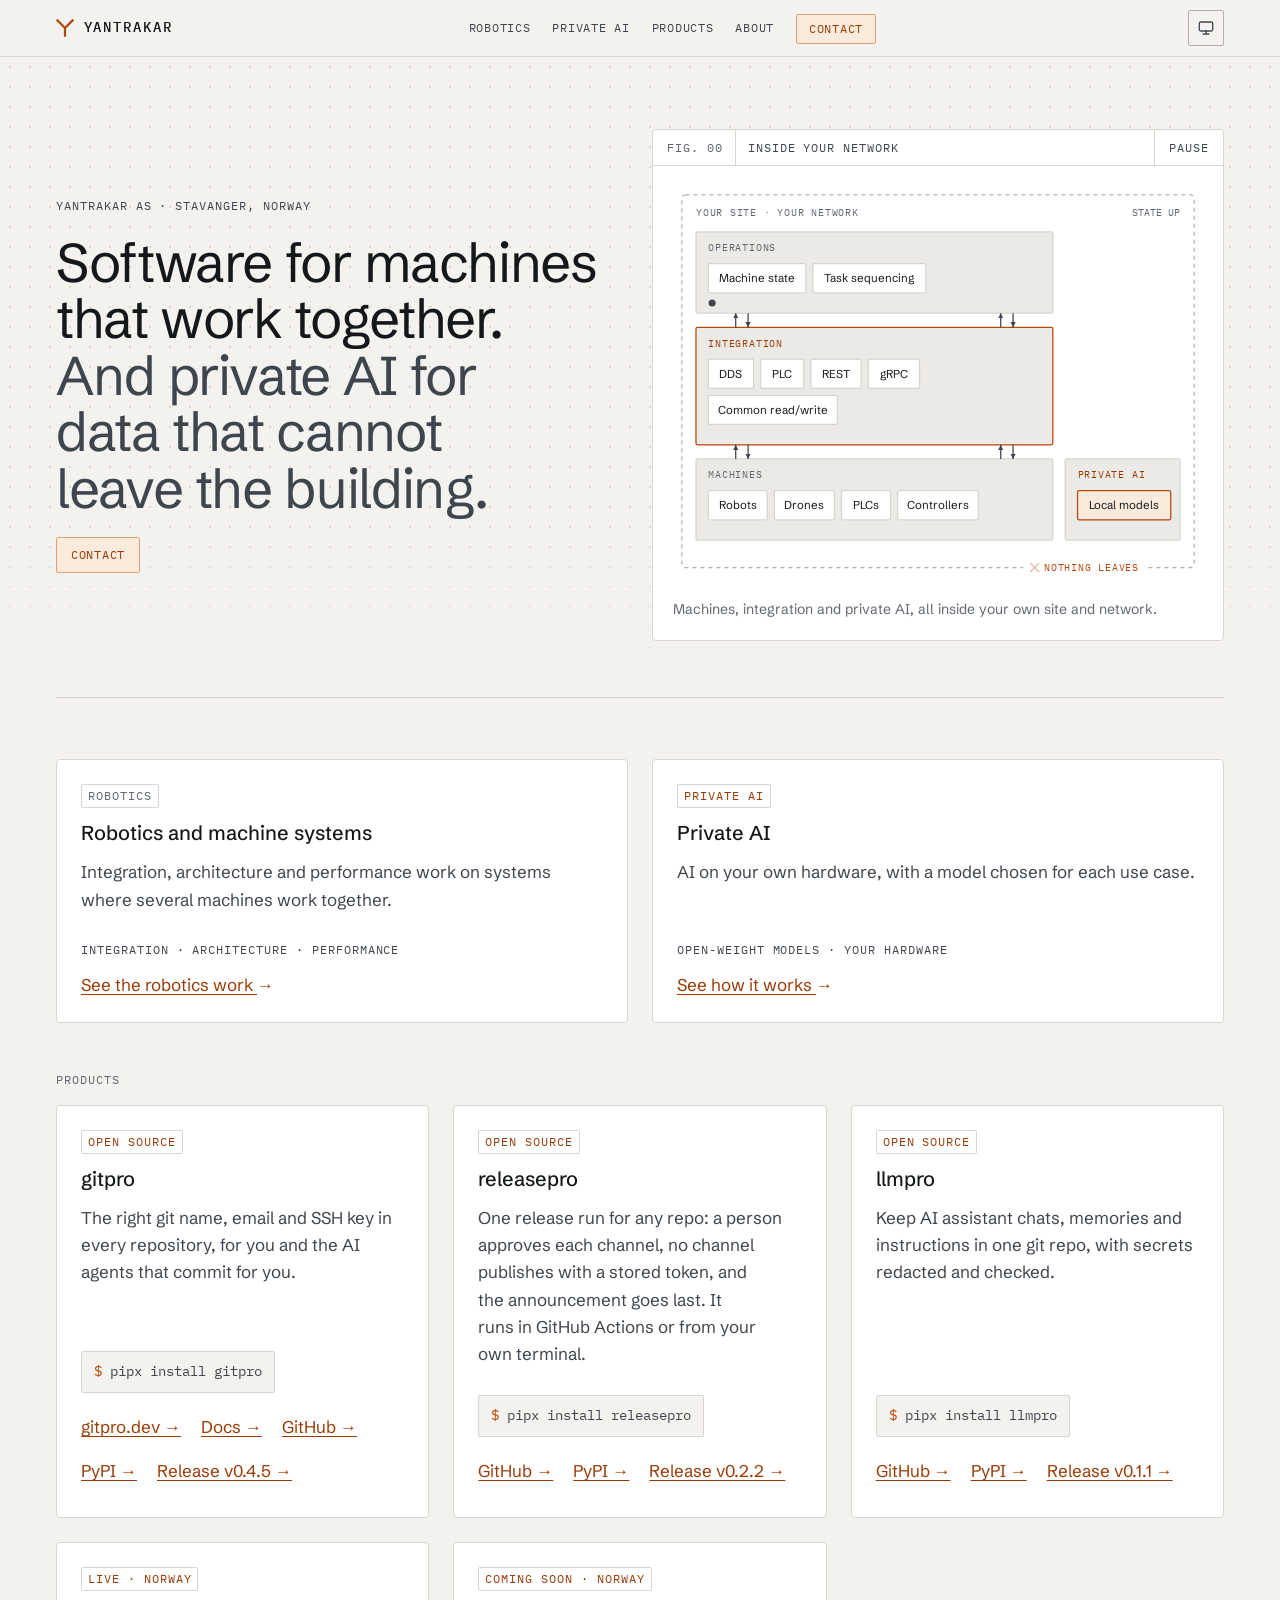
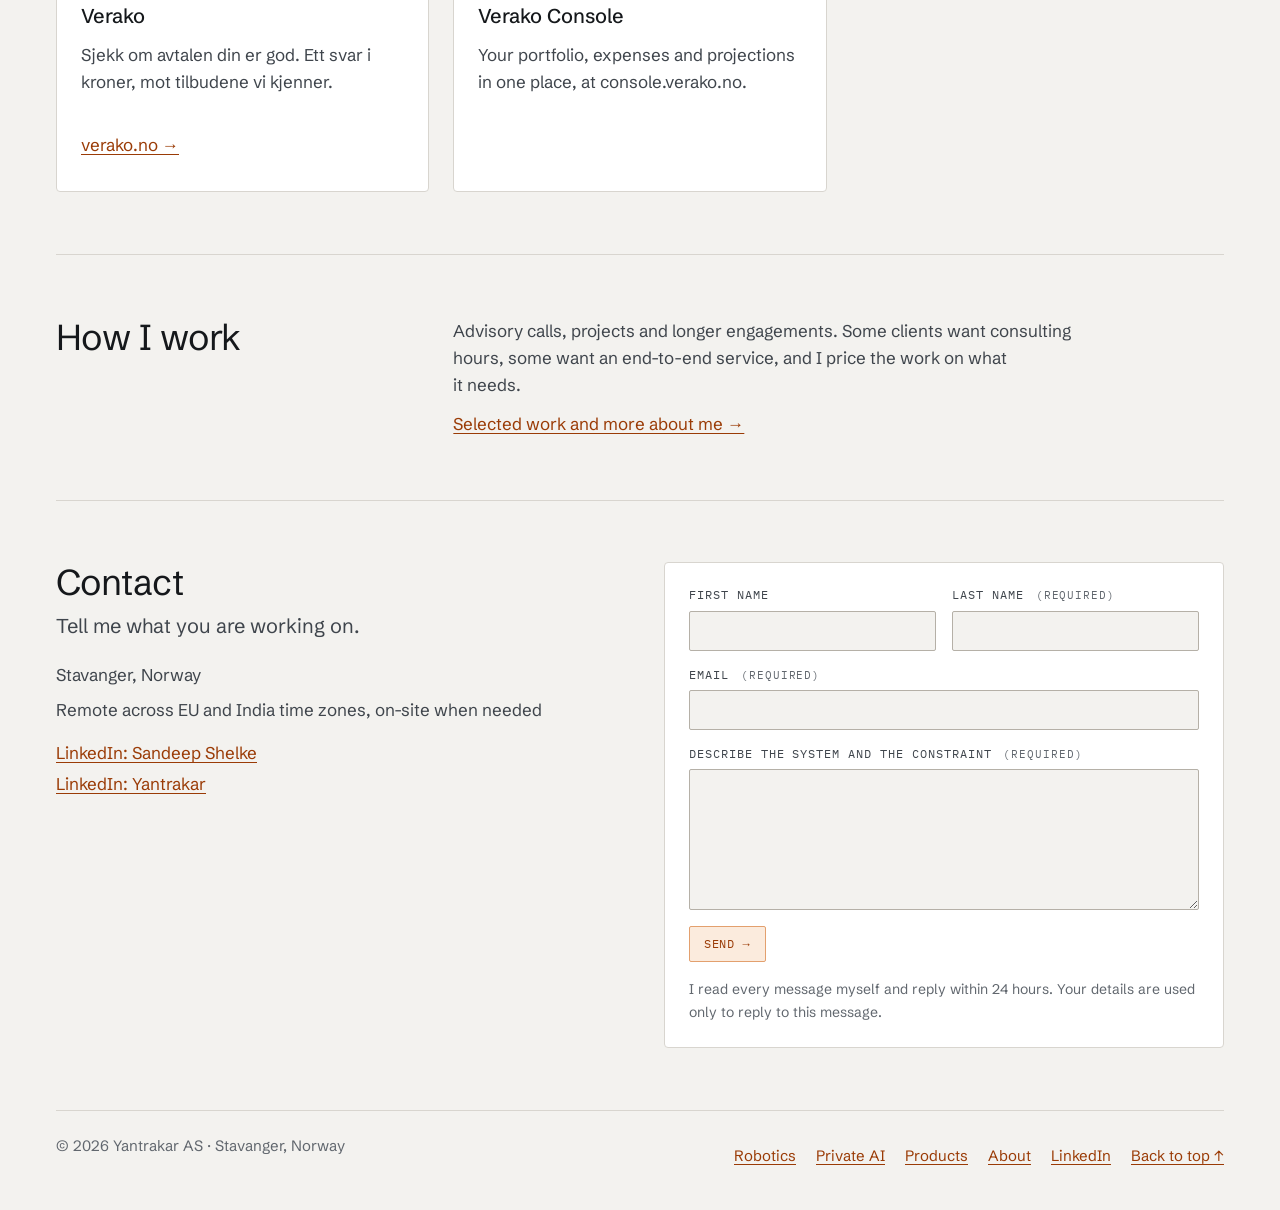
<file: index.html>
<!doctype html>
<html lang="en">
<head>
<meta charset="utf-8">
<meta name="viewport" content="width=device-width, initial-scale=1, viewport-fit=cover">
<title>Yantrakar · Software for machine systems and private AI</title>
<meta name="description" content="Software for machines that work together. And private AI for data that cannot leave the building.">
<meta name="msvalidate.01" content="383B5BA7A5575B36524903333A2D95F0">
<meta name="color-scheme" content="light dark">
<meta property="og:title" content="Yantrakar · Software for machine systems and private AI">
<meta property="og:description" content="Software for machines that work together. And private AI for data that cannot leave the building.">
<meta property="og:url" content="https://yantrakar.com/">
<link rel="canonical" href="https://yantrakar.com/">
<script type="application/ld+json">{"@context": "https://schema.org", "@graph": [{"@type": "WebSite", "@id": "https://yantrakar.com/#website", "url": "https://yantrakar.com/", "name": "Yantrakar", "inLanguage": "en", "publisher": {"@id": "https://yantrakar.com/#org"}}, {"@type": "Organization", "@id": "https://yantrakar.com/#org", "name": "Yantrakar AS", "url": "https://yantrakar.com/", "logo": "https://yantrakar.com/assets/brand/png/icon-512.png", "foundingDate": "2020", "address": {"@type": "PostalAddress", "addressLocality": "Stavanger", "addressCountry": "NO"}, "founder": {"@id": "https://yantrakar.com/about.html#sandeep"}, "sameAs": ["https://www.linkedin.com/company/yantrakar/", "https://github.com/Yantrakar"]}]}</script>
<meta property="og:type" content="website">
<meta property="og:site_name" content="Yantrakar">
<meta property="og:locale" content="en_GB">
<meta property="og:image" content="https://yantrakar.com/assets/og/home.png">
<meta property="og:image:width" content="1200">
<meta property="og:image:height" content="630">
<meta name="twitter:card" content="summary_large_image">
<script>try{var t=localStorage.getItem("yk-theme");if(t==="light"||t==="dark")document.documentElement.setAttribute("data-theme",t)}catch(e){}</script>
<link rel="icon" href="favicon.svg" type="image/svg+xml">
<link rel="icon" href="favicon-32.png" sizes="32x32" type="image/png">
<link rel="apple-touch-icon" href="apple-touch-icon.png">
<link rel="preload" href="assets/fonts/schibsted-grotesk-latin.woff2" as="font" type="font/woff2" crossorigin>
<link rel="stylesheet" href="assets/fonts/fonts.css">
<link rel="stylesheet" href="styles.css">
<script src="site.js" defer></script>
</head>
<body id="top">
<a class="skip" href="#main">Skip to content</a>
<header class="site-header">
<div class="wrap bar">
<a class="wordmark" href="/" aria-current="page"><svg class="wm-mark" viewBox="0 0 26 26" width="18" height="18" aria-hidden="true" focusable="false"><path d="M2.00 2.00 L13.00 13.00 L24.00 2.00 M13.00 13.00 L13.00 24.00" fill="none" stroke="currentColor" stroke-width="3.2" stroke-linecap="square" stroke-linejoin="miter"/></svg>YANTRAKAR</a>
<a class="btn btn-primary btn-sm bar-cta" href="#contact">Contact</a>
<nav class="nav" aria-label="Main">
<ul>
<li><a href="robotics.html">Robotics</a></li>
<li><a href="private-ai.html">Private AI</a></li>
<li class="nav-optional"><a href="/#products">Products</a></li>
<li><a href="about.html">About</a></li>
<li class="nav-contact"><a class="btn btn-primary btn-sm" href="#contact">Contact</a></li>
</ul>
</nav>
<button class="theme-toggle" type="button" data-current="system" hidden><span data-icon="light"><svg viewBox="0 0 24 24" width="18" height="18" fill="none" stroke="currentColor" stroke-width="1.75" stroke-linecap="square" stroke-linejoin="miter" aria-hidden="true" focusable="false"><circle cx="12" cy="12" r="4"/><path d="M12 2.5v2.2M12 19.3v2.2M2.5 12h2.2M19.3 12h2.2M5.3 5.3l1.6 1.6M17.1 17.1l1.6 1.6M5.3 18.7l1.6-1.6M17.1 6.9l1.6-1.6"/></svg><span class="sr-only">Theme: Light</span></span><span data-icon="dark"><svg viewBox="0 0 24 24" width="18" height="18" fill="none" stroke="currentColor" stroke-width="1.75" stroke-linecap="square" stroke-linejoin="miter" aria-hidden="true" focusable="false"><path d="M20 14.2A8 8 0 0 1 9.8 4 8.2 8.2 0 1 0 20 14.2z"/></svg><span class="sr-only">Theme: Dark</span></span><span data-icon="system"><svg viewBox="0 0 24 24" width="18" height="18" fill="none" stroke="currentColor" stroke-width="1.75" stroke-linecap="square" stroke-linejoin="miter" aria-hidden="true" focusable="false"><rect x="3" y="4" width="18" height="12" rx="2"/><path d="M8.5 20h7M12 16v4"/></svg><span class="sr-only">Theme: System</span></span></button>
</div>
</header>
<main id="main">
<section class="hero hero-home" aria-labelledby="hero-h">
<div class="wrap hero-grid">
<div class="hero-text">
<p class="eyebrow">YANTRAKAR AS · STAVANGER, NORWAY</p>
<h1 id="hero-h">Software for machines that work together. <span class="h1-quiet">And private AI for data that cannot leave the building.</span></h1>
<div class="actions">
<a class="btn btn-primary" href="#contact">Contact</a>
</div>
</div>
<figure class="fig hero-fig" data-anim>
<div class="fig-head"><span class="fig-no">FIG. 00</span><span class="fig-title">INSIDE YOUR NETWORK</span></div>
<div class="fig-body cq">
<svg class="f00w wv" data-fig="f00" data-v="w" viewBox="0 0 600 454" role="img" aria-labelledby="f00w-t f00w-d" xmlns="http://www.w3.org/2000/svg">
<title id="f00w-t">Inside your network</title>
<desc id="f00w-d">A dashed boundary labelled your site and your network holds two separate parts. A stack of three bands has operations (machine state and task sequencing) at the top, integration in the middle and machines at the bottom, with state flowing up and commands flowing down between them. Beside it, a separate box labelled private AI holds local models and has no connection to the machines. A label on the boundary reads nothing leaves.</desc>
<defs><marker id="f00w-m" viewBox="0 0 10 10" refX="10" refY="5" markerWidth="6" markerHeight="6" markerUnits="userSpaceOnUse" orient="auto"><path class="arrow" d="M0 0L10 5L0 10z"/></marker><marker id="f00w-ma" viewBox="0 0 10 10" refX="10" refY="5" markerWidth="6" markerHeight="6" markerUnits="userSpaceOnUse" orient="auto"><path class="arrow-accent" d="M0 0L10 5L0 10z"/></marker></defs>
<rect class="frame" data-k="frame" x="10" y="10" width="580" height="422" rx="4"/>
<text class="lbl-mono" x="26" y="34">YOUR SITE · YOUR NETWORK</text>
<rect class="band" data-k="band-ops" x="26" y="52" width="404" height="92" rx="2"/>
<text class="lbl-mono" x="40" y="74">OPERATIONS</text>
<rect class="chip" data-k="c-state" x="40" y="88" width="110.4" height="33" rx="2"/>
<text class="lbl-c" x="95.2" y="109" text-anchor="middle">Machine state</text>
<rect class="chip" data-k="c-task" x="158.4" y="88" width="127.9" height="33" rx="2"/>
<text class="lbl-c" x="222.35" y="109" text-anchor="middle">Task sequencing</text>
<rect class="band-focus" data-k="band-int" x="26" y="160" width="404" height="133" rx="2"/>
<text class="lbl-mono acc" x="40" y="182">INTEGRATION</text>
<rect class="chip" data-k="c-dds" x="40" y="196" width="51.2" height="33" rx="2"/>
<text class="lbl-c" x="65.6" y="217" text-anchor="middle">DDS</text>
<rect class="chip" data-k="c-plc" x="99.2" y="196" width="48.8" height="33" rx="2"/>
<text class="lbl-c" x="123.6" y="217" text-anchor="middle">PLC</text>
<rect class="chip" data-k="c-rest" x="156" y="196" width="57" height="33" rx="2"/>
<text class="lbl-c" x="184.5" y="217" text-anchor="middle">REST</text>
<rect class="chip" data-k="c-grpc" x="221" y="196" width="58.1" height="33" rx="2"/>
<text class="lbl-c" x="250.05" y="217" text-anchor="middle">gRPC</text>
<rect class="chip" data-k="c-common" x="40" y="237" width="146.1" height="33" rx="2"/>
<text class="lbl-c" x="113.05" y="258" text-anchor="middle">Common read/write</text>
<rect class="band" data-k="band-mach" x="26" y="309" width="404" height="92" rx="2"/>
<text class="lbl-mono" x="40" y="331">MACHINES</text>
<rect class="chip" data-k="c-robots" x="40" y="345" width="66.7" height="33" rx="2"/>
<text class="lbl-c" x="73.35" y="366" text-anchor="middle">Robots</text>
<rect class="chip" data-k="c-drones" x="114.7" y="345" width="68" height="33" rx="2"/>
<text class="lbl-c" x="148.7" y="366" text-anchor="middle">Drones</text>
<rect class="chip" data-k="c-plcs" x="190.7" y="345" width="55.6" height="33" rx="2"/>
<text class="lbl-c" x="218.5" y="366" text-anchor="middle">PLCs</text>
<rect class="chip" data-k="c-ctrl" x="254.3" y="345" width="91.3" height="33" rx="2"/>
<text class="lbl-c" x="299.95" y="366" text-anchor="middle">Controllers</text>
<line class="ln" data-k="ar01-0-up" x1="71" y1="160" x2="71" y2="144" marker-end="url(#f00w-m)"/>
<line class="ln" data-k="ar01-0-dn" x1="85" y1="144" x2="85" y2="160" marker-end="url(#f00w-m)"/>
<line class="ln" data-k="ar01-1-up" x1="371" y1="160" x2="371" y2="144" marker-end="url(#f00w-m)"/>
<line class="ln" data-k="ar01-1-dn" x1="385" y1="144" x2="385" y2="160" marker-end="url(#f00w-m)"/>
<line class="ln" data-k="ar12-0-up" x1="71" y1="309" x2="71" y2="293" marker-end="url(#f00w-m)"/>
<line class="ln" data-k="ar12-0-dn" x1="85" y1="293" x2="85" y2="309" marker-end="url(#f00w-m)"/>
<line class="ln" data-k="ar12-1-up" x1="371" y1="309" x2="371" y2="293" marker-end="url(#f00w-m)"/>
<line class="ln" data-k="ar12-1-dn" x1="385" y1="293" x2="385" y2="309" marker-end="url(#f00w-m)"/>
<rect class="band" data-k="band-ai" x="444" y="309" width="130" height="92" rx="2"/>
<text class="lbl-mono acc" x="458" y="331">PRIVATE AI</text>
<rect class="chip-accent" data-k="c-models" x="458" y="345" width="105.5" height="33" rx="2"/>
<text class="lbl-c" x="510.75" y="366" text-anchor="middle">Local models</text>
<rect class="knock" x="396.5" y="413" width="139" height="38"/>
<text class="lbl-mono acc-raw" data-k="t-nothing" x="527.5" y="436" text-anchor="end">NOTHING LEAVES</text>
<g class="xm" data-k="x-mark"><line class="ln-accent" x1="404.5" y1="427" x2="414.5" y2="437"/><line class="ln-accent" x1="404.5" y1="437" x2="414.5" y2="427"/></g>
<line class="stop" data-k="stop" x1="543.5" y1="432" x2="543.5" y2="432"/>
</svg>
<svg class="f00n nv" data-fig="f00" data-v="n" viewBox="0 0 320 627" role="img" aria-labelledby="f00n-t f00n-d" xmlns="http://www.w3.org/2000/svg">
<title id="f00n-t">Inside your network</title>
<desc id="f00n-d">A dashed boundary labelled your site and your network holds two separate parts. A stack of three bands has operations (machine state and task sequencing) at the top, integration in the middle and machines at the bottom, with state flowing up and commands flowing down between them. Beside it, a separate box labelled private AI holds local models and has no connection to the machines. A label on the boundary reads nothing leaves.</desc>
<defs><marker id="f00n-m" viewBox="0 0 10 10" refX="10" refY="5" markerWidth="6" markerHeight="6" markerUnits="userSpaceOnUse" orient="auto"><path class="arrow" d="M0 0L10 5L0 10z"/></marker><marker id="f00n-ma" viewBox="0 0 10 10" refX="10" refY="5" markerWidth="6" markerHeight="6" markerUnits="userSpaceOnUse" orient="auto"><path class="arrow-accent" d="M0 0L10 5L0 10z"/></marker></defs>
<rect class="frame" data-k="frame" x="2" y="10" width="316" height="595" rx="4"/>
<text class="lbl-mono" x="18" y="34">YOUR SITE · YOUR NETWORK</text>
<rect class="band" data-k="band-ops" x="10" y="68" width="296" height="92" rx="2"/>
<text class="lbl-mono" x="22" y="90">OPERATIONS</text>
<rect class="chip" data-k="c-state" x="22" y="104" width="110.4" height="33" rx="2"/>
<text class="lbl-c" x="77.2" y="125" text-anchor="middle">Machine state</text>
<rect class="chip" data-k="c-task" x="140.4" y="104" width="127.9" height="33" rx="2"/>
<text class="lbl-c" x="204.35" y="125" text-anchor="middle">Task sequencing</text>
<rect class="band-focus" data-k="band-int" x="10" y="176" width="296" height="133" rx="2"/>
<text class="lbl-mono acc" x="22" y="198">INTEGRATION</text>
<rect class="chip" data-k="c-dds" x="22" y="212" width="51.2" height="33" rx="2"/>
<text class="lbl-c" x="47.6" y="233" text-anchor="middle">DDS</text>
<rect class="chip" data-k="c-plc" x="81.2" y="212" width="48.8" height="33" rx="2"/>
<text class="lbl-c" x="105.6" y="233" text-anchor="middle">PLC</text>
<rect class="chip" data-k="c-rest" x="138" y="212" width="57" height="33" rx="2"/>
<text class="lbl-c" x="166.5" y="233" text-anchor="middle">REST</text>
<rect class="chip" data-k="c-grpc" x="203" y="212" width="58.1" height="33" rx="2"/>
<text class="lbl-c" x="232.05" y="233" text-anchor="middle">gRPC</text>
<rect class="chip" data-k="c-common" x="22" y="253" width="146.1" height="33" rx="2"/>
<text class="lbl-c" x="95.05" y="274" text-anchor="middle">Common read/write</text>
<rect class="band" data-k="band-mach" x="10" y="325" width="296" height="133" rx="2"/>
<text class="lbl-mono" x="22" y="347">MACHINES</text>
<rect class="chip" data-k="c-robots" x="22" y="361" width="66.7" height="33" rx="2"/>
<text class="lbl-c" x="55.35" y="382" text-anchor="middle">Robots</text>
<rect class="chip" data-k="c-drones" x="96.7" y="361" width="68" height="33" rx="2"/>
<text class="lbl-c" x="130.7" y="382" text-anchor="middle">Drones</text>
<rect class="chip" data-k="c-plcs" x="172.7" y="361" width="55.6" height="33" rx="2"/>
<text class="lbl-c" x="200.5" y="382" text-anchor="middle">PLCs</text>
<rect class="chip" data-k="c-ctrl" x="22" y="402" width="91.3" height="33" rx="2"/>
<text class="lbl-c" x="67.65" y="423" text-anchor="middle">Controllers</text>
<line class="ln" data-k="ar01-0-up" x1="55" y1="176" x2="55" y2="160" marker-end="url(#f00n-m)"/>
<line class="ln" data-k="ar01-0-dn" x1="69" y1="160" x2="69" y2="176" marker-end="url(#f00n-m)"/>
<line class="ln" data-k="ar01-1-up" x1="247" y1="176" x2="247" y2="160" marker-end="url(#f00n-m)"/>
<line class="ln" data-k="ar01-1-dn" x1="261" y1="160" x2="261" y2="176" marker-end="url(#f00n-m)"/>
<line class="ln" data-k="ar12-0-up" x1="55" y1="325" x2="55" y2="309" marker-end="url(#f00n-m)"/>
<line class="ln" data-k="ar12-0-dn" x1="69" y1="309" x2="69" y2="325" marker-end="url(#f00n-m)"/>
<line class="ln" data-k="ar12-1-up" x1="247" y1="325" x2="247" y2="309" marker-end="url(#f00n-m)"/>
<line class="ln" data-k="ar12-1-dn" x1="261" y1="309" x2="261" y2="325" marker-end="url(#f00n-m)"/>
<rect class="band" data-k="band-ai" x="10" y="482" width="296" height="92" rx="2"/>
<text class="lbl-mono acc" x="22" y="504">PRIVATE AI</text>
<rect class="chip-accent" data-k="c-models" x="22" y="518" width="105.5" height="33" rx="2"/>
<text class="lbl-c" x="74.75" y="539" text-anchor="middle">Local models</text>
<rect class="knock" x="115.5" y="586" width="148" height="38"/>
<text class="lbl-mono acc-raw" data-k="t-nothing" x="141.5" y="609" text-anchor="start">NOTHING LEAVES</text>
<g class="xm" data-k="x-mark"><line class="ln-accent" x1="123.5" y1="600" x2="133.5" y2="610"/><line class="ln-accent" x1="123.5" y1="610" x2="133.5" y2="600"/></g>
<line class="stop" data-k="stop" x1="107.5" y1="605" x2="107.5" y2="605"/>
</svg>
<figcaption>Machines, integration and private AI, all inside your own site and network.</figcaption>
</div>
</figure>
</div>
</section>

<section class="sec" id="lines" aria-labelledby="lines-h">
<span id="scope"></span><span id="services"></span>
<div class="wrap">
<h2 class="sr-only" id="lines-h">What I do</h2>
<div class="tiles tiles-2">
<a class="panel tile" href="robotics.html">
<span class="tag">ROBOTICS</span>
<h3>Robotics and machine systems</h3>
<p>Integration, architecture and performance work on systems where several machines work together.</p>
<div class="tile-foot">
<p class="mono-line">INTEGRATION · ARCHITECTURE · PERFORMANCE</p>
<span class="more">See the robotics work <span class="arr">→</span></span>
</div>
</a>
<a class="panel tile" href="private-ai.html">
<span class="tag tag-accent">PRIVATE AI</span>
<h3>Private AI</h3>
<p>AI on your own hardware, with a model chosen for each use case.</p>
<div class="tile-foot">
<p class="mono-line">OPEN-WEIGHT MODELS · YOUR HARDWARE</p>
<span class="more">See how it works <span class="arr">→</span></span>
</div>
</a>
</div>
<h2 class="label-h products-h" id="products">Products</h2>
<!-- products:start -->
<div class="tiles">
<div class="panel tile" id="gitpro">
<span class="tag tag-accent">OPEN SOURCE</span>
<h3>gitpro</h3>
<p>The right git name, email and SSH key in every repository, for you and the AI agents that commit for you.</p>
<div class="tile-foot">
<p class="term"><code><span class="prompt">$</span> pipx install gitpro</code></p>
<p class="tile-links"><a href="https://gitpro.dev" rel="noopener">gitpro.dev →</a> <a href="https://github.com/Yantrakar/gitpro/blob/main/docs/guide.md" rel="noopener">Docs →</a> <a href="https://github.com/Yantrakar/gitpro" rel="noopener">GitHub →</a> <a href="https://pypi.org/project/gitpro/" rel="noopener">PyPI →</a> <a href="https://github.com/Yantrakar/gitpro/releases/tag/v0.4.5" rel="noopener" data-release="Yantrakar/gitpro">Release v0.4.5 →</a></p>
</div>
</div>
<div class="panel tile" id="releasepro">
<span class="tag tag-accent">OPEN SOURCE</span>
<h3>releasepro</h3>
<p>One release run for any repo: a person approves each channel, no channel publishes with a stored token, and the announcement goes last. It runs in GitHub Actions or from your own terminal.</p>
<div class="tile-foot">
<p class="term"><code><span class="prompt">$</span> pipx install releasepro</code></p>
<p class="tile-links"><a href="https://github.com/Yantrakar/releasepro" rel="noopener">GitHub →</a> <a href="https://pypi.org/project/releasepro/" rel="noopener">PyPI →</a> <a href="https://github.com/Yantrakar/releasepro/releases/tag/v0.2.2" rel="noopener" data-release="Yantrakar/releasepro">Release v0.2.2 →</a></p>
</div>
</div>
<div class="panel tile" id="llmpro">
<span class="tag tag-accent">OPEN SOURCE</span>
<h3>llmpro</h3>
<p>Keep AI assistant chats, memories and instructions in one git repo, with secrets redacted and checked.</p>
<div class="tile-foot">
<p class="term"><code><span class="prompt">$</span> pipx install llmpro</code></p>
<p class="tile-links"><a href="https://github.com/Yantrakar/llmpro" rel="noopener">GitHub →</a> <a href="https://pypi.org/project/llmpro/" rel="noopener">PyPI →</a> <a href="https://github.com/Yantrakar/llmpro/releases/tag/v0.1.1" rel="noopener" data-release="Yantrakar/llmpro">Release v0.1.1 →</a></p>
</div>
</div>
<div class="panel tile" id="verako">
<span class="tag tag-accent">LIVE · NORWAY</span>
<h3>Verako</h3>
<p lang="nb">Sjekk om avtalen din er god. Ett svar i kroner, mot tilbudene vi kjenner.</p>
<div class="tile-foot">
<p class="tile-links"><a href="https://verako.no" rel="noopener">verako.no →</a></p>
</div>
</div>
<div class="panel tile" id="verako-console">
<span class="tag tag-accent">COMING SOON · NORWAY</span>
<h3>Verako Console</h3>
<p>Your portfolio, expenses and projections in one place, at console.verako.no.</p>
<div class="tile-foot">
</div>
</div>
</div>
<!-- products:end -->
</div>
</section>

<section class="sec" id="how-band" aria-labelledby="how-h">
<span id="work"></span><span id="about"></span>
<div class="wrap how-band">
<h2 id="how-h">How I work</h2>
<div class="how-body">
<p>Advisory calls, projects and longer engagements. Some clients want consulting hours, some want an end-to-end service, and I price the work on what it needs.</p>
<p><a href="about.html">Selected work and more about me →</a></p>
</div>
</div>
</section>
<section class="sec contact" id="contact" aria-labelledby="contact-h">
<div class="wrap">
<div class="contact-grid">
<div class="contact-copy">
<h2 id="contact-h">Contact</h2>
<p class="lead">Tell me what you are working on.</p>
<p>Stavanger, Norway</p>
<p>Remote across EU and India time zones, on-site when needed</p>
<ul class="plain">
<li><a href="https://www.linkedin.com/in/sandeepshelke/" rel="noopener">LinkedIn: Sandeep Shelke</a></li>
<li><a href="https://www.linkedin.com/company/yantrakar/" rel="noopener">LinkedIn: Yantrakar</a></li>
</ul>
</div>
<div class="panel form-panel">
<form id="contact-form" class="form" action="https://crm.zoho.eu/crm/WebToLeadForm" method="POST" accept-charset="UTF-8">
<input type="text" style="display:none;" name="xnQsjsdp" value="d9441e56bd94ff751dd7efc44488b5497076b54b8f87b884ffd003ad404ba964">
<input type="hidden" name="zc_gad" id="zc_gad" value="">
<input type="text" style="display:none;" name="xmIwtLD" value="6f4bab59505a5b70841eff69fe4ff543896f9afd763da1b713dc5e503f851951000c81bca8b27aaf64baa5543cf4a5b8">
<input type="text" style="display:none;" name="actionType" value="TGVhZHM=">
<input type="text" style="display:none;" name="returnURL" value="https://yantrakar.com/thanks.html">
<input type="text" style="display:none;" name="aG9uZXlwb3Q" value="" tabindex="-1" autocomplete="off" aria-hidden="true">
<div class="row">
<div class="field">
<label for="first-name">First name</label>
<input id="first-name" name="First Name" type="text" maxlength="40" autocomplete="given-name">
</div>
<div class="field">
<label for="last-name">Last name <span class="req">(required)</span></label>
<input id="last-name" name="Last Name" type="text" maxlength="80" autocomplete="family-name" required>
</div>
</div>
<div class="field">
<label for="email">Email <span class="req">(required)</span></label>
<input id="email" name="Email" type="email" maxlength="100" autocomplete="email" required>
</div>
<div class="field">
<label for="message">Describe the system and the constraint <span class="req">(required)</span></label>
<textarea id="message" name="Description" rows="5" required></textarea>
</div>
<div class="form-actions">
<button class="btn btn-primary" type="submit">Send →</button>
</div>
<p class="form-note">I read every message myself and reply within 24 hours. Your details are used only to reply to this message.</p>
</form>
</div>
</div>
</div>
</section>
</main>
<footer class="site-footer">
<div class="wrap foot">
<p>© 2026 Yantrakar AS · Stavanger, Norway</p>
<nav aria-label="Footer">
<ul>
<li><a href="robotics.html">Robotics</a></li>
<li><a href="private-ai.html">Private AI</a></li>
<li><a href="/#products">Products</a></li>
<li><a href="about.html">About</a></li>
<li><a href="https://www.linkedin.com/company/yantrakar/" rel="noopener">LinkedIn</a></li>
<li><a href="#top">Back to top ↑</a></li>
</ul>
</nav>
</div>
</footer>
</body>
</html>
</file>
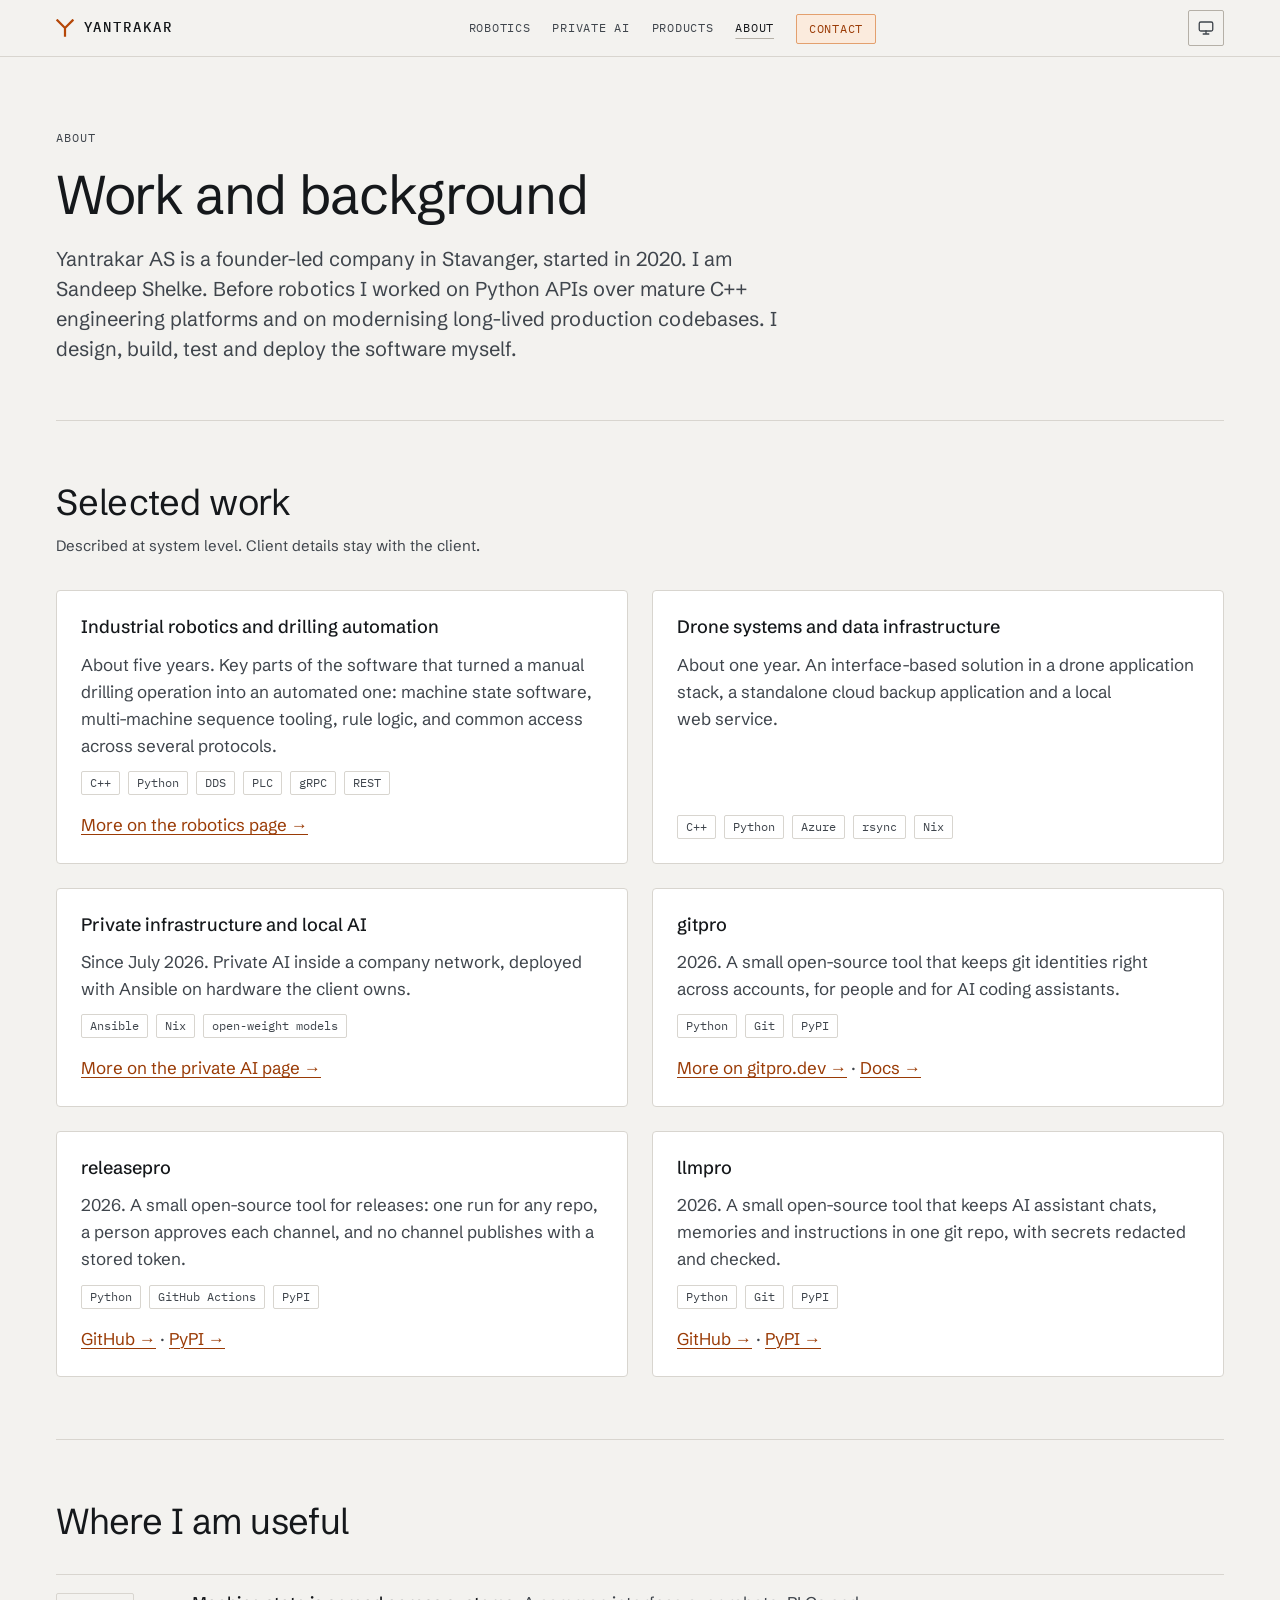
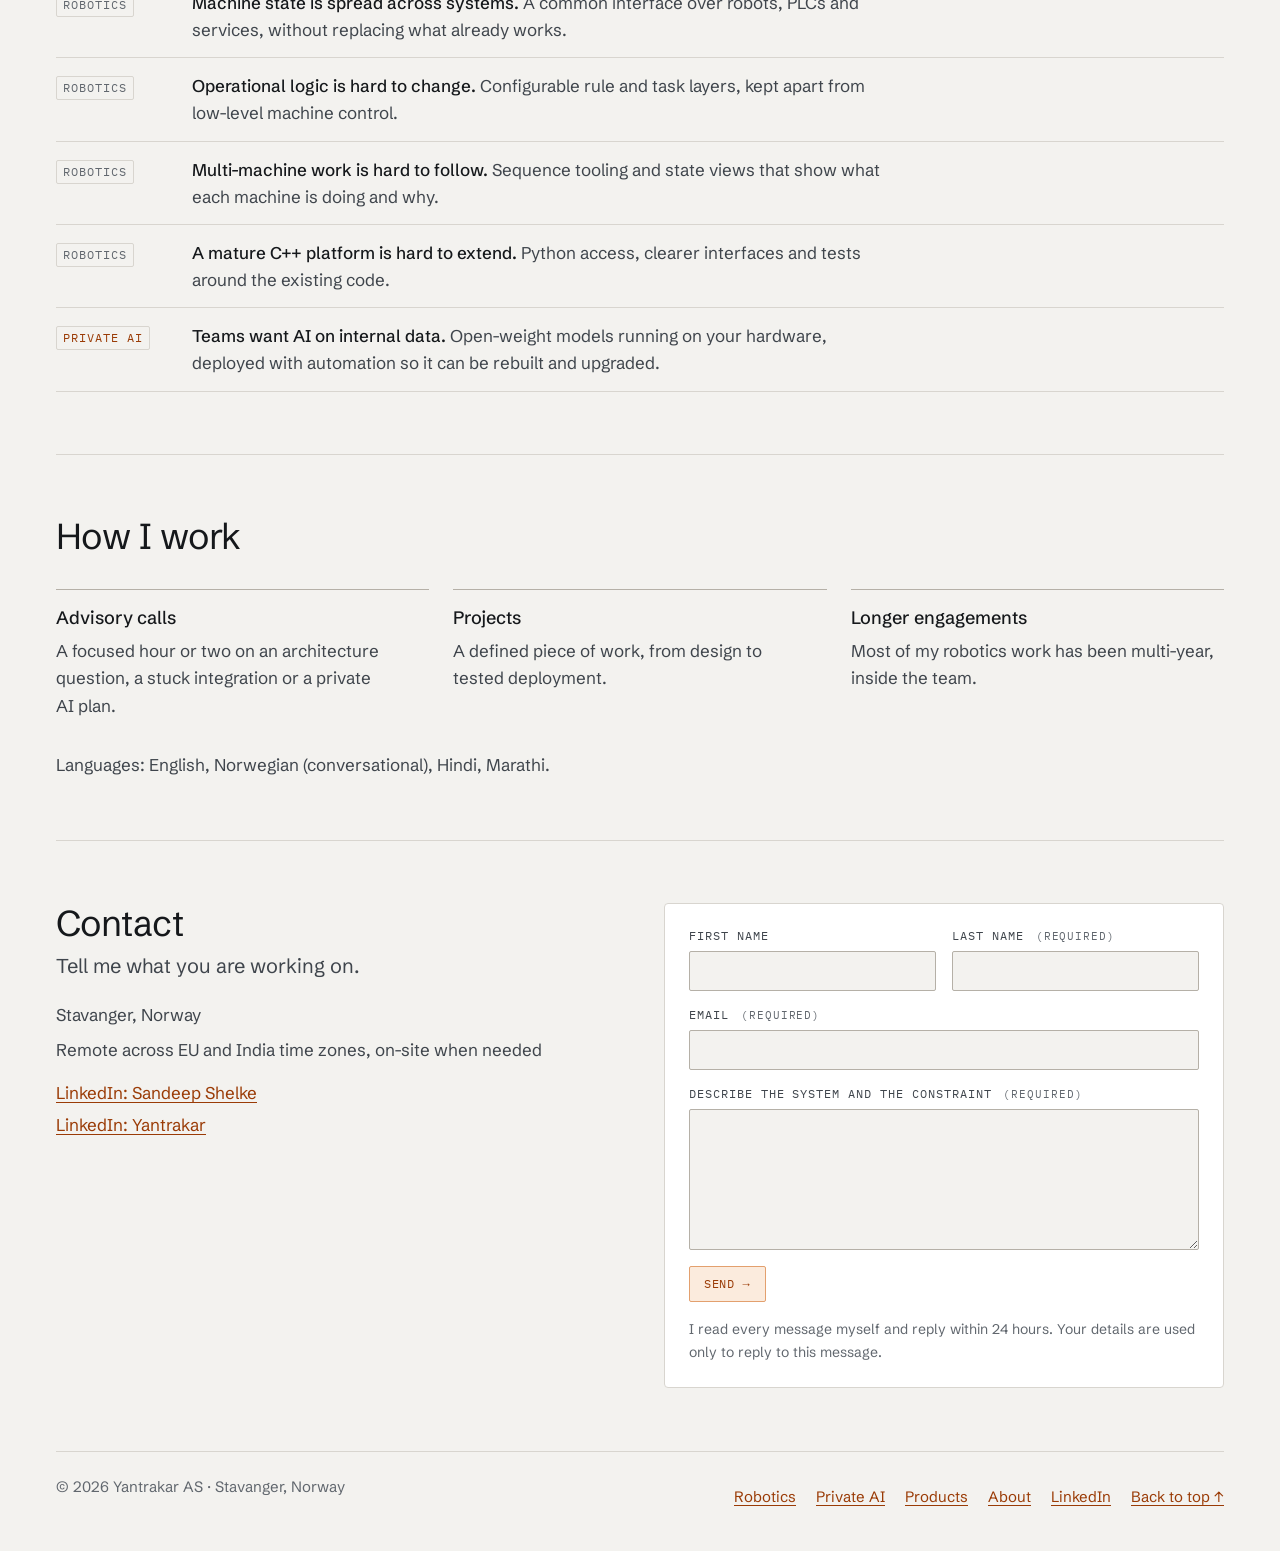
<file: about.html>
<!doctype html>
<html lang="en">
<head>
<meta charset="utf-8">
<meta name="viewport" content="width=device-width, initial-scale=1, viewport-fit=cover">
<title>About · Yantrakar</title>
<meta name="description" content="Yantrakar AS is a founder-led company in Stavanger, started in 2020. I am Sandeep Shelke.">
<meta name="color-scheme" content="light dark">
<meta property="og:title" content="About · Yantrakar">
<meta property="og:description" content="Yantrakar AS is a founder-led company in Stavanger, started in 2020. I am Sandeep Shelke.">
<meta property="og:url" content="https://yantrakar.com/about.html">
<link rel="canonical" href="https://yantrakar.com/about.html">
<script type="application/ld+json">{"@context": "https://schema.org", "@graph": [{"@type": "AboutPage", "@id": "https://yantrakar.com/about.html", "url": "https://yantrakar.com/about.html", "isPartOf": {"@id": "https://yantrakar.com/#website"}, "mainEntity": {"@id": "https://yantrakar.com/about.html#sandeep"}}, {"@type": "Person", "@id": "https://yantrakar.com/about.html#sandeep", "name": "Sandeep Shelke", "url": "https://yantrakar.com/about.html", "worksFor": {"@id": "https://yantrakar.com/#org"}, "sameAs": ["https://www.linkedin.com/in/sandeepshelke/"]}, {"@type": "Organization", "@id": "https://yantrakar.com/#org", "name": "Yantrakar AS", "url": "https://yantrakar.com/"}]}</script>
<meta property="og:type" content="website">
<meta property="og:site_name" content="Yantrakar">
<meta property="og:locale" content="en_GB">
<meta property="og:image" content="https://yantrakar.com/assets/og/about.png">
<meta property="og:image:width" content="1200">
<meta property="og:image:height" content="630">
<meta name="twitter:card" content="summary_large_image">
<script>try{var t=localStorage.getItem("yk-theme");if(t==="light"||t==="dark")document.documentElement.setAttribute("data-theme",t)}catch(e){}</script>
<link rel="icon" href="favicon.svg" type="image/svg+xml">
<link rel="icon" href="favicon-32.png" sizes="32x32" type="image/png">
<link rel="apple-touch-icon" href="apple-touch-icon.png">
<link rel="preload" href="assets/fonts/schibsted-grotesk-latin.woff2" as="font" type="font/woff2" crossorigin>
<link rel="stylesheet" href="assets/fonts/fonts.css">
<link rel="stylesheet" href="styles.css">
<script src="site.js" defer></script>
</head>
<body id="top">
<a class="skip" href="#main">Skip to content</a>
<header class="site-header">
<div class="wrap bar">
<a class="wordmark" href="/"><svg class="wm-mark" viewBox="0 0 26 26" width="18" height="18" aria-hidden="true" focusable="false"><path d="M2.00 2.00 L13.00 13.00 L24.00 2.00 M13.00 13.00 L13.00 24.00" fill="none" stroke="currentColor" stroke-width="3.2" stroke-linecap="square" stroke-linejoin="miter"/></svg>YANTRAKAR</a>
<a class="btn btn-primary btn-sm bar-cta" href="#contact">Contact</a>
<nav class="nav" aria-label="Main">
<ul>
<li><a href="robotics.html">Robotics</a></li>
<li><a href="private-ai.html">Private AI</a></li>
<li class="nav-optional"><a href="/#products">Products</a></li>
<li><a href="about.html" aria-current="page">About</a></li>
<li class="nav-contact"><a class="btn btn-primary btn-sm" href="#contact">Contact</a></li>
</ul>
</nav>
<button class="theme-toggle" type="button" data-current="system" hidden><span data-icon="light"><svg viewBox="0 0 24 24" width="18" height="18" fill="none" stroke="currentColor" stroke-width="1.75" stroke-linecap="square" stroke-linejoin="miter" aria-hidden="true" focusable="false"><circle cx="12" cy="12" r="4"/><path d="M12 2.5v2.2M12 19.3v2.2M2.5 12h2.2M19.3 12h2.2M5.3 5.3l1.6 1.6M17.1 17.1l1.6 1.6M5.3 18.7l1.6-1.6M17.1 6.9l1.6-1.6"/></svg><span class="sr-only">Theme: Light</span></span><span data-icon="dark"><svg viewBox="0 0 24 24" width="18" height="18" fill="none" stroke="currentColor" stroke-width="1.75" stroke-linecap="square" stroke-linejoin="miter" aria-hidden="true" focusable="false"><path d="M20 14.2A8 8 0 0 1 9.8 4 8.2 8.2 0 1 0 20 14.2z"/></svg><span class="sr-only">Theme: Dark</span></span><span data-icon="system"><svg viewBox="0 0 24 24" width="18" height="18" fill="none" stroke="currentColor" stroke-width="1.75" stroke-linecap="square" stroke-linejoin="miter" aria-hidden="true" focusable="false"><rect x="3" y="4" width="18" height="12" rx="2"/><path d="M8.5 20h7M12 16v4"/></svg><span class="sr-only">Theme: System</span></span></button>
</div>
</header>
<main id="main">
<section class="hero" aria-labelledby="hero-h">
<div class="wrap">
<div class="hero-text">
<p class="eyebrow">ABOUT</p>
<h1 id="hero-h">Work and background</h1>
<p class="lead">Yantrakar AS is a founder-led company in Stavanger, started in 2020. I am Sandeep Shelke. Before robotics I worked on Python APIs over mature C++ engineering platforms and on modernising long-lived production codebases. I design, build, test and deploy the software myself.</p>
</div>
</div>
</section>

<section class="sec" id="work" aria-labelledby="work-h">
<span id="about"></span>
<div class="wrap">
<div class="sec-head">
<h2 id="work-h">Selected work</h2>
<p class="note">Described at system level. Client details stay with the client.</p>
</div>
<div class="grid-work">
<article class="panel work-item">
<h3>Industrial robotics and drilling automation</h3>
<p>About five years. Key parts of the software that turned a manual drilling operation into an automated one: machine state software, multi-machine sequence tooling, rule logic, and common access across several protocols.</p>
<ul class="chips"><li class="chip">C++</li><li class="chip">Python</li><li class="chip">DDS</li><li class="chip">PLC</li><li class="chip">gRPC</li><li class="chip">REST</li></ul>
<p class="item-link"><a href="robotics.html">More on the robotics page →</a></p>
</article>
<article class="panel work-item">
<h3>Drone systems and data infrastructure</h3>
<p>About one year. An interface-based solution in a drone application stack, a standalone cloud backup application and a local web service.</p>
<ul class="chips"><li class="chip">C++</li><li class="chip">Python</li><li class="chip">Azure</li><li class="chip">rsync</li><li class="chip">Nix</li></ul>
</article>
<article class="panel work-item">
<h3>Private infrastructure and local AI</h3>
<p>Since July 2026. Private AI inside a company network, deployed with Ansible on hardware the client owns.</p>
<ul class="chips"><li class="chip">Ansible</li><li class="chip">Nix</li><li class="chip">open-weight models</li></ul>
<p class="item-link"><a href="private-ai.html">More on the private AI page →</a></p>
</article>
<article class="panel work-item">
<h3>gitpro</h3>
<p>2026. A small open-source tool that keeps git identities right across accounts, for people and for AI coding assistants.</p>
<ul class="chips"><li class="chip">Python</li><li class="chip">Git</li><li class="chip">PyPI</li></ul>
<p class="item-link"><a href="https://gitpro.dev" rel="noopener">More on gitpro.dev →</a> · <a href="https://github.com/Yantrakar/gitpro/blob/main/docs/guide.md" rel="noopener">Docs →</a></p>
</article>
<article class="panel work-item">
<h3>releasepro</h3>
<p>2026. A small open-source tool for releases: one run for any repo, a person approves each channel, and no channel publishes with a stored token.</p>
<ul class="chips"><li class="chip">Python</li><li class="chip">GitHub Actions</li><li class="chip">PyPI</li></ul>
<p class="item-link"><a href="https://github.com/Yantrakar/releasepro" rel="noopener">GitHub →</a> · <a href="https://pypi.org/project/releasepro/" rel="noopener">PyPI →</a></p>
</article>
<article class="panel work-item">
<h3>llmpro</h3>
<p>2026. A small open-source tool that keeps AI assistant chats, memories and instructions in one git repo, with secrets redacted and checked.</p>
<ul class="chips"><li class="chip">Python</li><li class="chip">Git</li><li class="chip">PyPI</li></ul>
<p class="item-link"><a href="https://github.com/Yantrakar/llmpro" rel="noopener">GitHub →</a> · <a href="https://pypi.org/project/llmpro/" rel="noopener">PyPI →</a></p>
</article>
</div>
</div>
</section>

<section class="sec" id="useful" aria-labelledby="useful-h">
<div class="wrap">
<div class="sec-head"><h2 id="useful-h">Where I am useful</h2></div>
<ul class="useful">
<li><span class="tag">ROBOTICS</span><p><strong>Machine state is spread across systems.</strong> A common interface over robots, PLCs and services, without replacing what already works.</p></li>
<li><span class="tag">ROBOTICS</span><p><strong>Operational logic is hard to change.</strong> Configurable rule and task layers, kept apart from low-level machine control.</p></li>
<li><span class="tag">ROBOTICS</span><p><strong>Multi-machine work is hard to follow.</strong> Sequence tooling and state views that show what each machine is doing and why.</p></li>
<li><span class="tag">ROBOTICS</span><p><strong>A mature C++ platform is hard to extend.</strong> Python access, clearer interfaces and tests around the existing code.</p></li>
<li><span class="tag tag-accent">PRIVATE AI</span><p><strong>Teams want AI on internal data.</strong> Open-weight models running on your hardware, deployed with automation so it can be rebuilt and upgraded.</p></li>
</ul>
</div>
</section>

<section class="sec" id="how" aria-labelledby="how-h">
<div class="wrap">
<div class="sec-head"><h2 id="how-h">How I work</h2></div>
<div class="grid-3">
<div class="how-col">
<h3>Advisory calls</h3>
<p>A focused hour or two on an architecture question, a stuck integration or a private AI plan.</p>
</div>
<div class="how-col">
<h3>Projects</h3>
<p>A defined piece of work, from design to tested deployment.</p>
</div>
<div class="how-col">
<h3>Longer engagements</h3>
<p>Most of my robotics work has been multi-year, inside the team.</p>
</div>
</div>
<div class="how-meta">
<p>Languages: English, Norwegian (conversational), Hindi, Marathi.</p>
</div>
</div>
</section>
<section class="sec contact" id="contact" aria-labelledby="contact-h">
<div class="wrap">
<div class="contact-grid">
<div class="contact-copy">
<h2 id="contact-h">Contact</h2>
<p class="lead">Tell me what you are working on.</p>
<p>Stavanger, Norway</p>
<p>Remote across EU and India time zones, on-site when needed</p>
<ul class="plain">
<li><a href="https://www.linkedin.com/in/sandeepshelke/" rel="noopener">LinkedIn: Sandeep Shelke</a></li>
<li><a href="https://www.linkedin.com/company/yantrakar/" rel="noopener">LinkedIn: Yantrakar</a></li>
</ul>
</div>
<div class="panel form-panel">
<form id="contact-form" class="form" action="https://crm.zoho.eu/crm/WebToLeadForm" method="POST" accept-charset="UTF-8">
<input type="text" style="display:none;" name="xnQsjsdp" value="d9441e56bd94ff751dd7efc44488b5497076b54b8f87b884ffd003ad404ba964">
<input type="hidden" name="zc_gad" id="zc_gad" value="">
<input type="text" style="display:none;" name="xmIwtLD" value="6f4bab59505a5b70841eff69fe4ff543896f9afd763da1b713dc5e503f851951000c81bca8b27aaf64baa5543cf4a5b8">
<input type="text" style="display:none;" name="actionType" value="TGVhZHM=">
<input type="text" style="display:none;" name="returnURL" value="https://yantrakar.com/thanks.html">
<input type="text" style="display:none;" name="aG9uZXlwb3Q" value="" tabindex="-1" autocomplete="off" aria-hidden="true">
<div class="row">
<div class="field">
<label for="first-name">First name</label>
<input id="first-name" name="First Name" type="text" maxlength="40" autocomplete="given-name">
</div>
<div class="field">
<label for="last-name">Last name <span class="req">(required)</span></label>
<input id="last-name" name="Last Name" type="text" maxlength="80" autocomplete="family-name" required>
</div>
</div>
<div class="field">
<label for="email">Email <span class="req">(required)</span></label>
<input id="email" name="Email" type="email" maxlength="100" autocomplete="email" required>
</div>
<div class="field">
<label for="message">Describe the system and the constraint <span class="req">(required)</span></label>
<textarea id="message" name="Description" rows="5" required></textarea>
</div>
<div class="form-actions">
<button class="btn btn-primary" type="submit">Send →</button>
</div>
<p class="form-note">I read every message myself and reply within 24 hours. Your details are used only to reply to this message.</p>
</form>
</div>
</div>
</div>
</section>
</main>
<footer class="site-footer">
<div class="wrap foot">
<p>© 2026 Yantrakar AS · Stavanger, Norway</p>
<nav aria-label="Footer">
<ul>
<li><a href="robotics.html">Robotics</a></li>
<li><a href="private-ai.html">Private AI</a></li>
<li><a href="/#products">Products</a></li>
<li><a href="about.html">About</a></li>
<li><a href="https://www.linkedin.com/company/yantrakar/" rel="noopener">LinkedIn</a></li>
<li><a href="#top">Back to top ↑</a></li>
</ul>
</nav>
</div>
</footer>
</body>
</html>
</file>
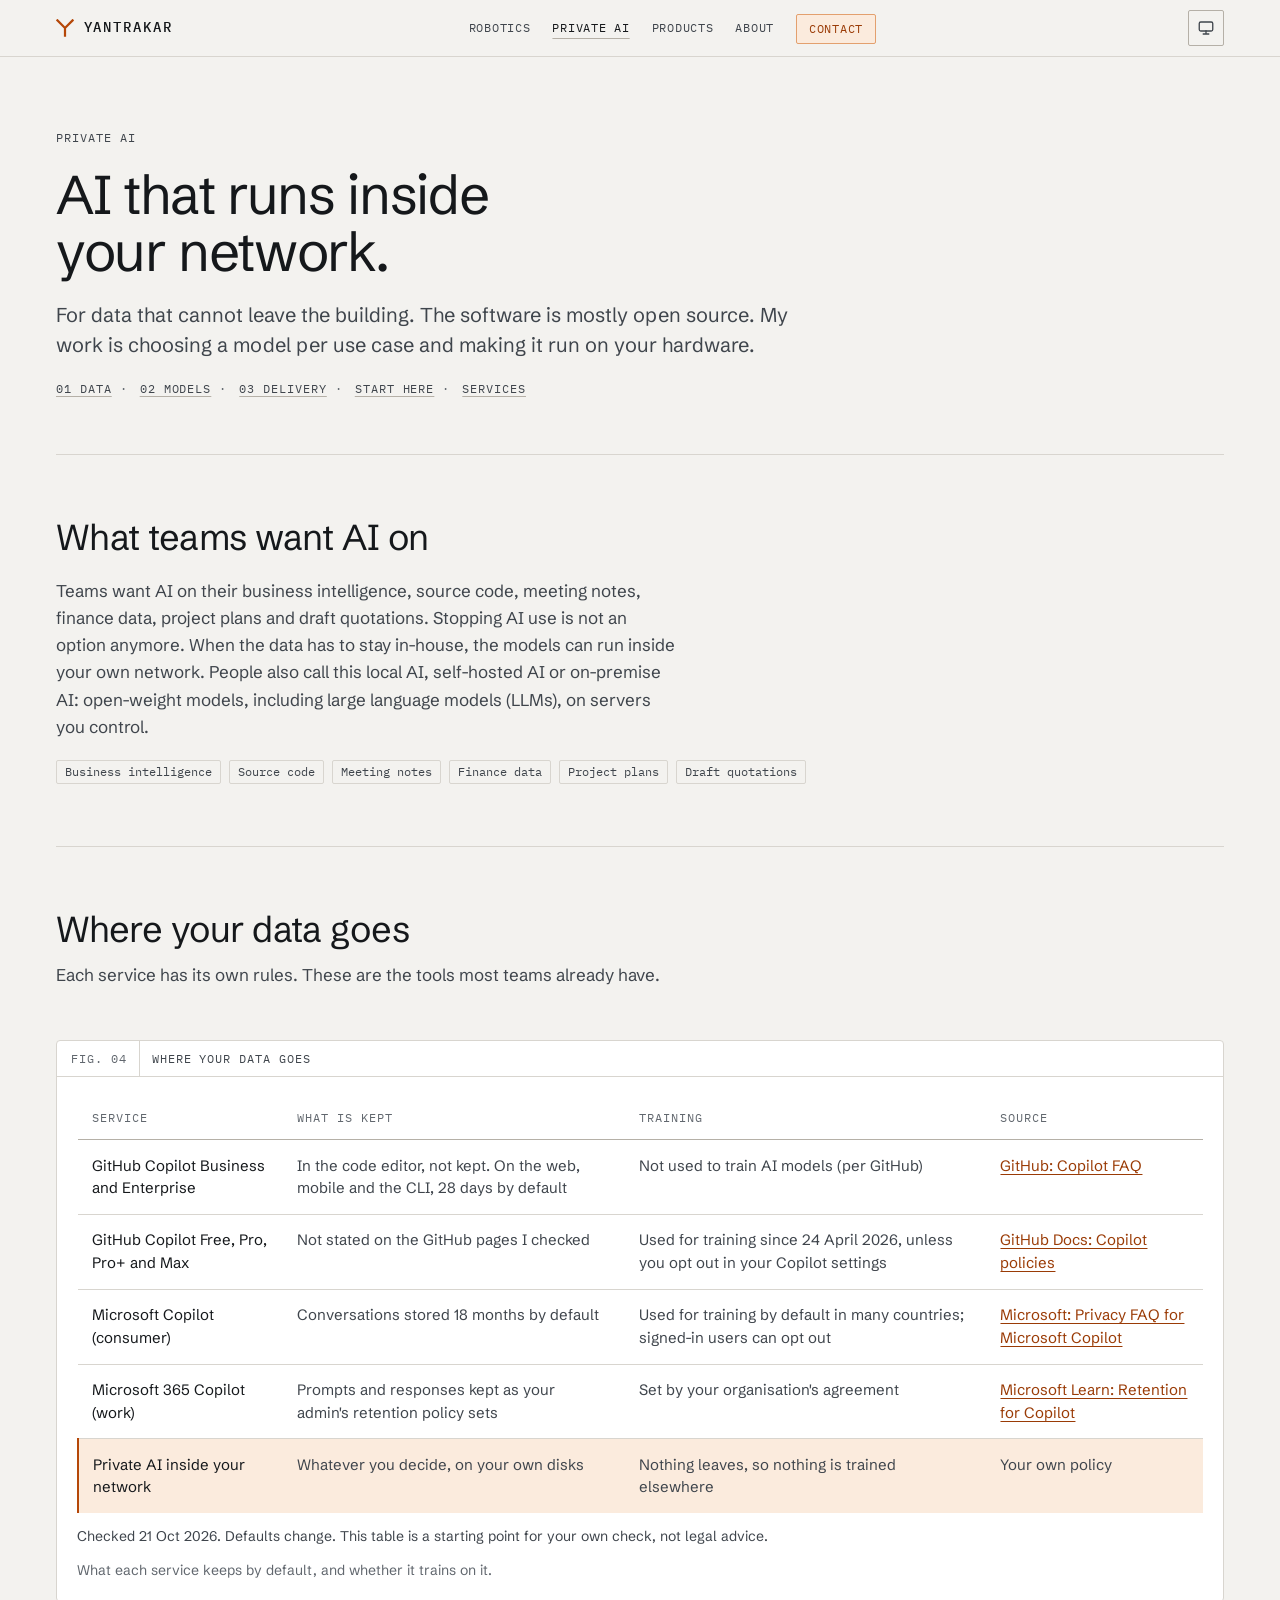
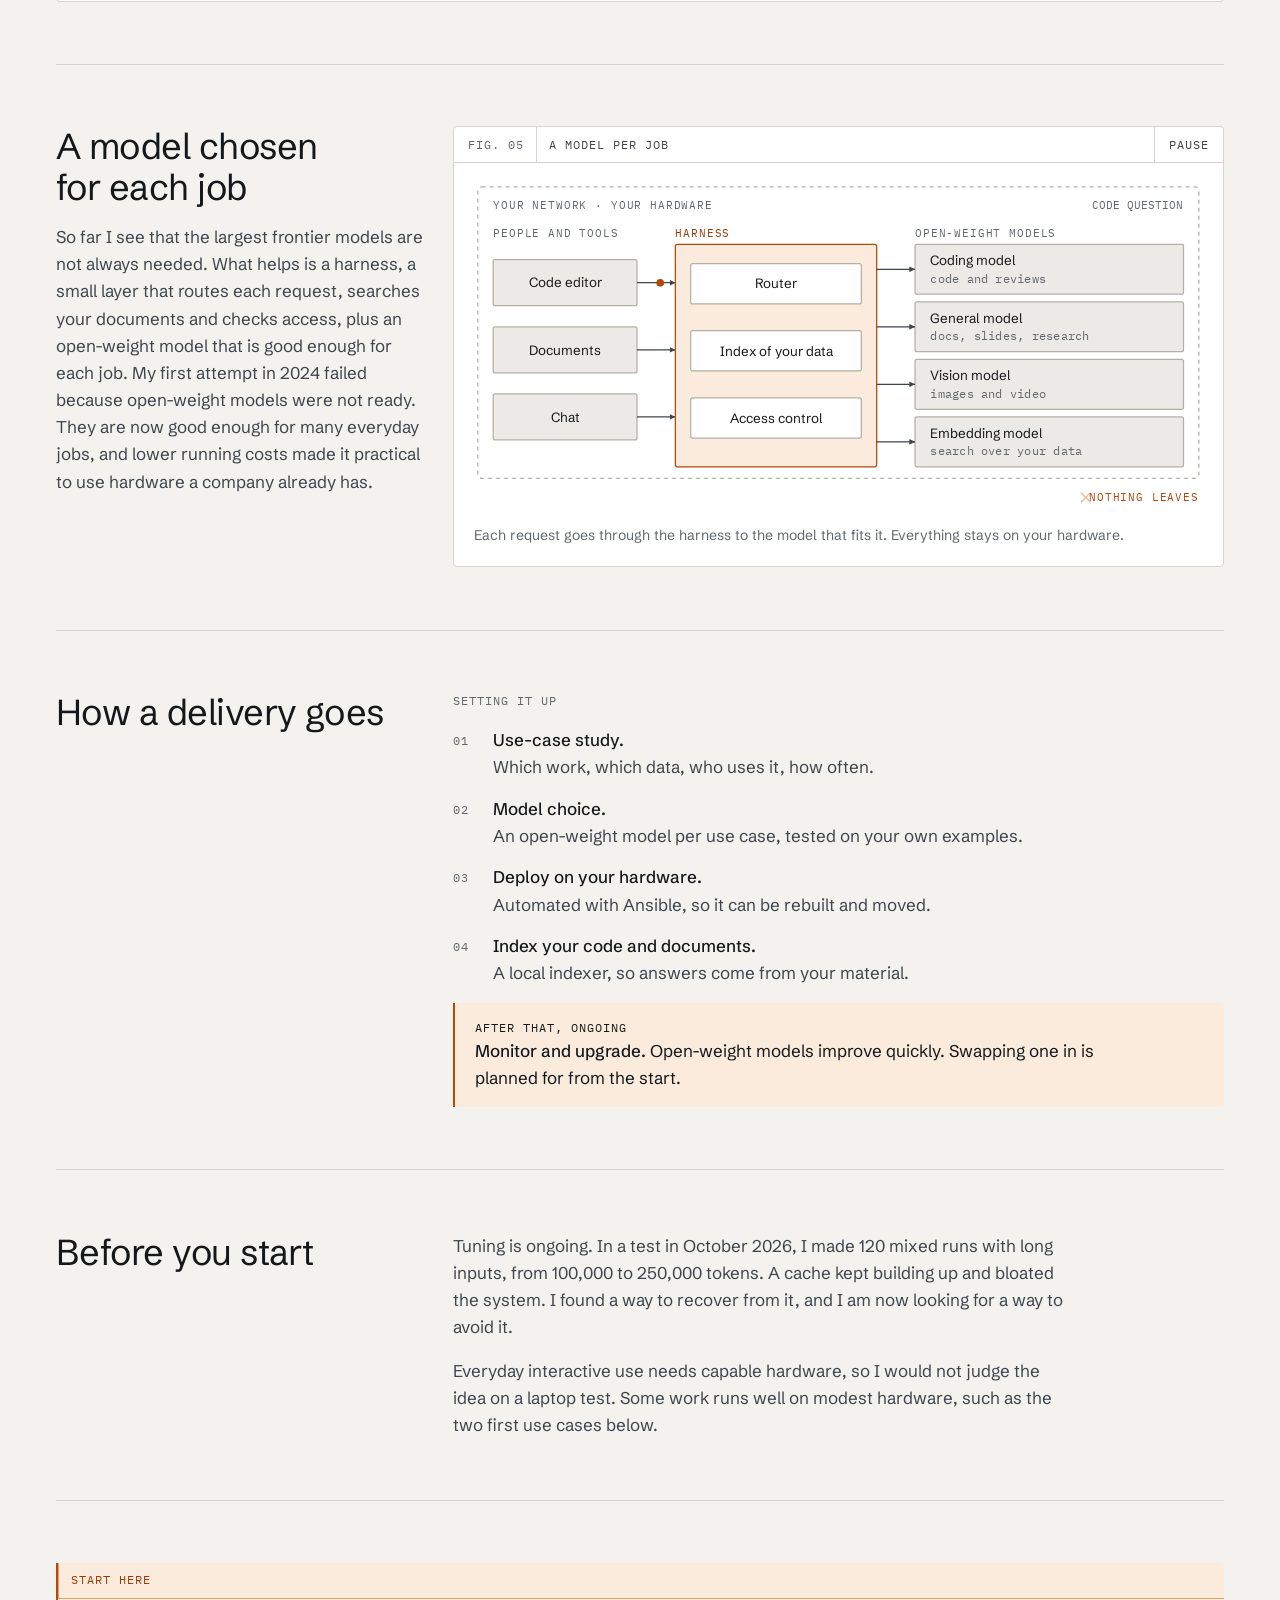
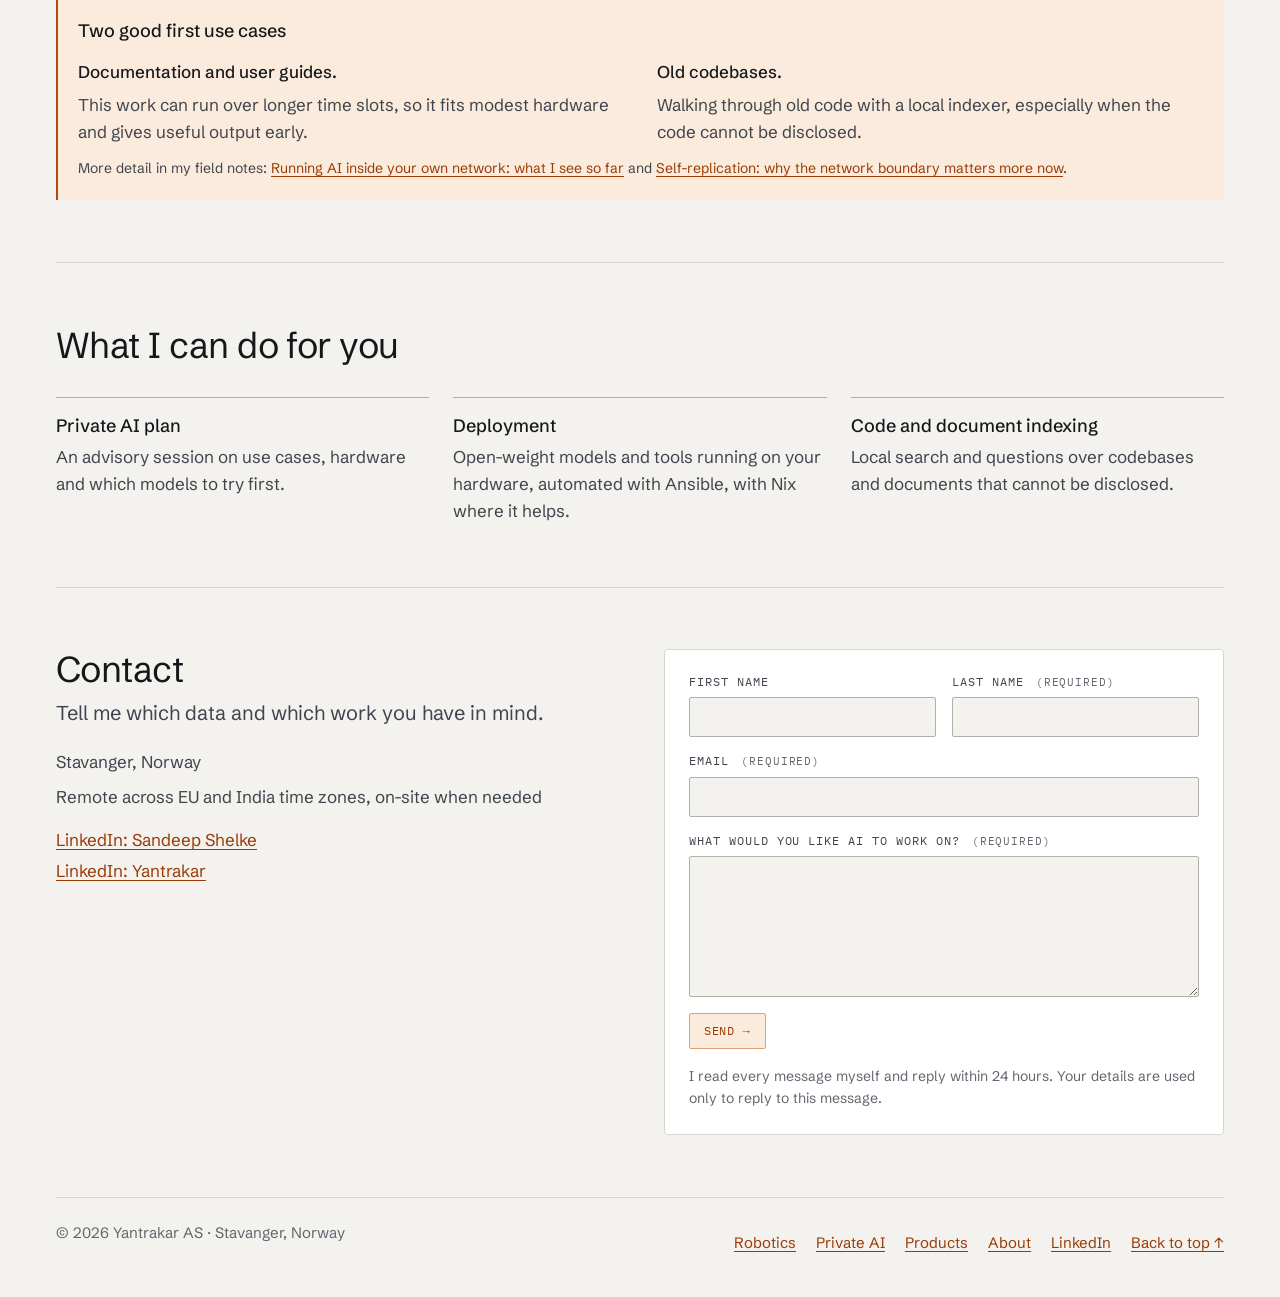
<file: private-ai.html>
<!doctype html>
<html lang="en">
<head>
<meta charset="utf-8">
<meta name="viewport" content="width=device-width, initial-scale=1, viewport-fit=cover">
<title>Private AI · Yantrakar</title>
<meta name="description" content="AI inside your network, for data that cannot leave the building. I choose a model per use case and run it on your hardware, mostly with open-source software.">
<meta name="color-scheme" content="light dark">
<meta property="og:title" content="Private AI · Yantrakar">
<meta property="og:description" content="AI inside your network, for data that cannot leave the building. I choose a model per use case and run it on your hardware, mostly with open-source software.">
<meta property="og:url" content="https://yantrakar.com/private-ai.html">
<link rel="canonical" href="https://yantrakar.com/private-ai.html">
<script type="application/ld+json">{"@context": "https://schema.org", "@graph": [{"@type": "WebPage", "@id": "https://yantrakar.com/private-ai.html", "url": "https://yantrakar.com/private-ai.html", "name": "Private AI", "description": "AI inside your network, for data that cannot leave the building. I choose a model per use case and run it on your hardware, mostly with open-source software.", "isPartOf": {"@id": "https://yantrakar.com/#website"}, "about": {"@id": "https://yantrakar.com/private-ai.html#service"}}, {"@type": "Service", "@id": "https://yantrakar.com/private-ai.html#service", "name": "Private AI", "description": "AI inside your network, for data that cannot leave the building. I choose a model per use case and run it on your hardware, mostly with open-source software.", "provider": {"@id": "https://yantrakar.com/#org"}}, {"@type": "Organization", "@id": "https://yantrakar.com/#org", "name": "Yantrakar AS", "url": "https://yantrakar.com/"}]}</script>
<meta property="og:type" content="website">
<meta property="og:site_name" content="Yantrakar">
<meta property="og:locale" content="en_GB">
<meta property="og:image" content="https://yantrakar.com/assets/og/private-ai.png">
<meta property="og:image:width" content="1200">
<meta property="og:image:height" content="630">
<meta name="twitter:card" content="summary_large_image">
<script>try{var t=localStorage.getItem("yk-theme");if(t==="light"||t==="dark")document.documentElement.setAttribute("data-theme",t)}catch(e){}</script>
<link rel="icon" href="favicon.svg" type="image/svg+xml">
<link rel="icon" href="favicon-32.png" sizes="32x32" type="image/png">
<link rel="apple-touch-icon" href="apple-touch-icon.png">
<link rel="preload" href="assets/fonts/schibsted-grotesk-latin.woff2" as="font" type="font/woff2" crossorigin>
<link rel="stylesheet" href="assets/fonts/fonts.css">
<link rel="stylesheet" href="styles.css">
<script src="site.js" defer></script>
</head>
<body id="top">
<a class="skip" href="#main">Skip to content</a>
<header class="site-header">
<div class="wrap bar">
<a class="wordmark" href="/"><svg class="wm-mark" viewBox="0 0 26 26" width="18" height="18" aria-hidden="true" focusable="false"><path d="M2.00 2.00 L13.00 13.00 L24.00 2.00 M13.00 13.00 L13.00 24.00" fill="none" stroke="currentColor" stroke-width="3.2" stroke-linecap="square" stroke-linejoin="miter"/></svg>YANTRAKAR</a>
<a class="btn btn-primary btn-sm bar-cta" href="#contact">Contact</a>
<nav class="nav" aria-label="Main">
<ul>
<li><a href="robotics.html">Robotics</a></li>
<li><a href="private-ai.html" aria-current="page">Private AI</a></li>
<li class="nav-optional"><a href="/#products">Products</a></li>
<li><a href="about.html">About</a></li>
<li class="nav-contact"><a class="btn btn-primary btn-sm" href="#contact">Contact</a></li>
</ul>
</nav>
<button class="theme-toggle" type="button" data-current="system" hidden><span data-icon="light"><svg viewBox="0 0 24 24" width="18" height="18" fill="none" stroke="currentColor" stroke-width="1.75" stroke-linecap="square" stroke-linejoin="miter" aria-hidden="true" focusable="false"><circle cx="12" cy="12" r="4"/><path d="M12 2.5v2.2M12 19.3v2.2M2.5 12h2.2M19.3 12h2.2M5.3 5.3l1.6 1.6M17.1 17.1l1.6 1.6M5.3 18.7l1.6-1.6M17.1 6.9l1.6-1.6"/></svg><span class="sr-only">Theme: Light</span></span><span data-icon="dark"><svg viewBox="0 0 24 24" width="18" height="18" fill="none" stroke="currentColor" stroke-width="1.75" stroke-linecap="square" stroke-linejoin="miter" aria-hidden="true" focusable="false"><path d="M20 14.2A8 8 0 0 1 9.8 4 8.2 8.2 0 1 0 20 14.2z"/></svg><span class="sr-only">Theme: Dark</span></span><span data-icon="system"><svg viewBox="0 0 24 24" width="18" height="18" fill="none" stroke="currentColor" stroke-width="1.75" stroke-linecap="square" stroke-linejoin="miter" aria-hidden="true" focusable="false"><rect x="3" y="4" width="18" height="12" rx="2"/><path d="M8.5 20h7M12 16v4"/></svg><span class="sr-only">Theme: System</span></span></button>
</div>
</header>
<main id="main">
<section class="hero" aria-labelledby="hero-h">
<div class="wrap">
<div class="hero-text">
<p class="eyebrow">PRIVATE AI</p>
<h1 id="hero-h">AI that runs inside your network.</h1>
<p class="lead">For data that cannot leave the building. The software is mostly open source. My work is choosing a model per use case and making it run on your hardware.</p>
<nav class="page-index" aria-label="On this page"><span class="pi"><a href="#data">01 Data</a> <span aria-hidden="true">·</span></span> <span class="pi"><a href="#models">02 Models</a> <span aria-hidden="true">·</span></span> <span class="pi"><a href="#delivery">03 Delivery</a> <span aria-hidden="true">·</span></span> <span class="pi"><a href="#start">Start here</a> <span aria-hidden="true">·</span></span> <span class="pi"><a href="#services">Services</a></span></nav>
</div>
</div>
</section>

<section class="sec" id="need" aria-labelledby="need-h">
<div class="wrap stack">
<h2 id="need-h">What teams want AI on</h2>
<p class="prose">Teams want AI on their business intelligence, source code, meeting notes, finance data, project plans and draft quotations. Stopping AI use is not an option anymore. When the data has to stay in-house, the models can run inside your own network. People also call this local AI, self-hosted AI or on-premise AI: open-weight models, including large language models (LLMs), on servers you control.</p>
<ul class="chips"><li class="chip">Business intelligence</li><li class="chip">Source code</li><li class="chip">Meeting notes</li><li class="chip">Finance data</li><li class="chip">Project plans</li><li class="chip">Draft quotations</li></ul>
</div>
</section>

<section class="sec" id="data" aria-labelledby="data-h">
<div class="wrap stack">
<div class="sec-head">
<h2 id="data-h">Where your data goes</h2>
<p class="prose">Each service has its own rules. These are the tools most teams already have.</p>
</div>
<figure class="fig">
<div class="fig-head"><span class="fig-no">FIG. 04</span><span class="fig-title">WHERE YOUR DATA GOES</span></div>
<div class="fig-body">
<table class="dtable">
<caption class="sr-only">Where your data goes: what each service keeps, whether it trains on it, and the source</caption>
<thead><tr><th scope="col">Service</th><th scope="col">What is kept</th><th scope="col">Training</th><th scope="col">Source</th></tr></thead>
<tbody>
<tr><td data-label="Service">GitHub Copilot Business and Enterprise</td><td data-label="What is kept">In the code editor, not kept. On the web, mobile and the CLI, 28 days by default</td><td data-label="Training">Not used to train AI models (per GitHub)</td><td data-label="Source"><a href="https://github.com/features/copilot#faq" rel="noopener">GitHub: Copilot FAQ</a></td></tr>
<tr><td data-label="Service">GitHub Copilot Free, Pro, Pro+ and Max</td><td data-label="What is kept">Not stated on the GitHub pages I checked</td><td data-label="Training">Used for training since 24 April 2026, unless you opt out in your Copilot settings</td><td data-label="Source"><a href="https://docs.github.com/en/copilot/how-tos/manage-your-account/manage-policies" rel="noopener">GitHub Docs: Copilot policies</a></td></tr>
<tr><td data-label="Service">Microsoft Copilot (consumer)</td><td data-label="What is kept">Conversations stored 18 months by default</td><td data-label="Training">Used for training by default in many countries; signed-in users can opt out</td><td data-label="Source"><a href="https://support.microsoft.com/en-us/microsoft-copilot/privacy-faq-for-microsoft-copilot" rel="noopener">Microsoft: Privacy FAQ for Microsoft Copilot</a></td></tr>
<tr><td data-label="Service">Microsoft 365 Copilot (work)</td><td data-label="What is kept">Prompts and responses kept as your admin's retention policy sets</td><td data-label="Training">Set by your organisation's agreement</td><td data-label="Source"><a href="https://learn.microsoft.com/en-us/purview/retention-policies-copilot" rel="noopener">Microsoft Learn: Retention for Copilot</a></td></tr>
<tr class="hl"><td data-label="Service">Private AI inside your network</td><td data-label="What is kept">Whatever you decide, on your own disks</td><td data-label="Training">Nothing leaves, so nothing is trained elsewhere</td><td data-label="Source">Your own policy</td></tr>
</tbody>
</table>
<p class="footnote">Checked 21 Oct 2026. Defaults change. This table is a starting point for your own check, not legal advice.</p>
<figcaption>What each service keeps by default, and whether it trains on it.</figcaption>
</div>
</figure>
</div>
</section>

<section class="sec" id="models" aria-labelledby="models-h">
<div class="wrap split">
<div class="split-text">
<h2 id="models-h">A model chosen for each job</h2>
<p class="prose">So far I see that the largest frontier models are not always needed. What helps is a harness, a small layer that routes each request, searches your documents and checks access, plus an open-weight model that is good enough for each job. My first attempt in 2024 failed because open-weight models were not ready. They are now good enough for many everyday jobs, and lower running costs made it practical to use hardware a company already has.</p>
</div>
<div class="split-fig">
<figure class="fig" data-anim>
<div class="fig-head"><span class="fig-no">FIG. 05</span><span class="fig-title">A MODEL PER JOB</span></div>
<div class="fig-body cq">
<svg class="f06w wv sw" data-fig="f05" data-v="w" viewBox="0 0 760 344" role="img" aria-labelledby="f06w-t f06w-d" xmlns="http://www.w3.org/2000/svg">
<title id="f06w-t">One harness and a model per job, inside your network</title>
<desc id="f06w-d">Inside a dashed boundary labelled your network and your hardware: people and tools (code editor, documents, chat) send requests to a harness made of a router, an index of your data and access control. The harness sends each request to one of four open-weight models: a coding model, a general model for docs, slides and research, a vision model for images and video, and an embedding model for search over your data. A label outside the boundary reads nothing leaves.</desc>
<defs><marker id="f06w-m" viewBox="0 0 10 10" refX="10" refY="5" markerWidth="6" markerHeight="6" markerUnits="userSpaceOnUse" orient="auto"><path class="arrow" d="M0 0L10 5L0 10z"/></marker><marker id="f06w-ma" viewBox="0 0 10 10" refX="10" refY="5" markerWidth="6" markerHeight="6" markerUnits="userSpaceOnUse" orient="auto"><path class="arrow-accent" d="M0 0L10 5L0 10z"/></marker></defs>
<rect class="frame" data-k="frame" x="4" y="4" width="752" height="304" rx="4"/>
<text class="lbl-mono" x="20" y="27">YOUR NETWORK · YOUR HARDWARE</text>
<text class="lbl-mono" x="20" y="56">PEOPLE AND TOOLS</text>
<rect class="box" data-k="tl-code" x="20" y="80" width="150" height="48" rx="2"/>
<text class="lbl" x="95" y="109" text-anchor="middle">Code editor</text>
<line class="ln" data-k="cn-code" x1="170" y1="104" x2="210" y2="104" marker-end="url(#f06w-m)"/>
<rect class="box" data-k="tl-docs" x="20" y="150" width="150" height="48" rx="2"/>
<text class="lbl" x="95" y="179" text-anchor="middle">Documents</text>
<line class="ln" data-k="cn-docs" x1="170" y1="174" x2="210" y2="174" marker-end="url(#f06w-m)"/>
<rect class="box" data-k="tl-chat" x="20" y="220" width="150" height="48" rx="2"/>
<text class="lbl" x="95" y="249" text-anchor="middle">Chat</text>
<line class="ln" data-k="cn-chat" x1="170" y1="244" x2="210" y2="244" marker-end="url(#f06w-m)"/>
<text class="lbl-mono acc" x="210" y="56">HARNESS</text>
<rect class="box-accent" data-k="harness" x="210" y="64" width="210" height="232" rx="2"/>
<rect class="item" data-k="it-router" x="226" y="84" width="178" height="42" rx="2"/>
<text class="lbl" x="315" y="110" text-anchor="middle">Router</text>
<rect class="item" data-k="it-index" x="226" y="154" width="178" height="42" rx="2"/>
<text class="lbl" x="315" y="180" text-anchor="middle">Index of your data</text>
<rect class="item" data-k="it-access" x="226" y="224" width="178" height="42" rx="2"/>
<text class="lbl" x="315" y="250" text-anchor="middle">Access control</text>
<text class="lbl-mono" x="460" y="56">OPEN-WEIGHT MODELS</text>
<rect class="box" data-k="m-coding" x="460" y="64" width="280" height="52" rx="2"/>
<text class="lbl" x="476" y="86">Coding model</text>
<text class="sub" x="476" y="104">code and reviews</text>
<line class="ln" data-k="cm-coding" x1="420" y1="90" x2="460" y2="90" marker-end="url(#f06w-m)"/>
<rect class="box" data-k="m-general" x="460" y="124" width="280" height="52" rx="2"/>
<text class="lbl" x="476" y="146">General model</text>
<text class="sub" x="476" y="164">docs, slides, research</text>
<line class="ln" data-k="cm-general" x1="420" y1="150" x2="460" y2="150" marker-end="url(#f06w-m)"/>
<rect class="box" data-k="m-vision" x="460" y="184" width="280" height="52" rx="2"/>
<text class="lbl" x="476" y="206">Vision model</text>
<text class="sub" x="476" y="224">images and video</text>
<line class="ln" data-k="cm-vision" x1="420" y1="210" x2="460" y2="210" marker-end="url(#f06w-m)"/>
<rect class="box" data-k="m-embed" x="460" y="244" width="280" height="52" rx="2"/>
<text class="lbl" x="476" y="266">Embedding model</text>
<text class="sub" x="476" y="284">search over your data</text>
<line class="ln" data-k="cm-embed" x1="420" y1="270" x2="460" y2="270" marker-end="url(#f06w-m)"/>
<text class="lbl-mono acc-raw" data-k="t-nothing" x="756" y="332" text-anchor="end">NOTHING LEAVES</text>
<g class="xm" data-k="x-mark"><line class="ln-accent" x1="633" y1="323" x2="643" y2="333"/><line class="ln-accent" x1="633" y1="333" x2="643" y2="323"/></g>
</svg>
<svg class="f06n nv sw" data-fig="f05" data-v="n" viewBox="0 0 320 676" role="img" aria-labelledby="f06n-t f06n-d" xmlns="http://www.w3.org/2000/svg">
<title id="f06n-t">One harness and a model per job, inside your network</title>
<desc id="f06n-d">Inside a dashed boundary labelled your network and your hardware: people and tools (code editor, documents, chat) send requests to a harness made of a router, an index of your data and access control. The harness sends each request to one of four open-weight models: a coding model, a general model for docs, slides and research, a vision model for images and video, and an embedding model for search over your data. A label outside the boundary reads nothing leaves.</desc>
<defs><marker id="f06n-m" viewBox="0 0 10 10" refX="10" refY="5" markerWidth="6" markerHeight="6" markerUnits="userSpaceOnUse" orient="auto"><path class="arrow" d="M0 0L10 5L0 10z"/></marker><marker id="f06n-ma" viewBox="0 0 10 10" refX="10" refY="5" markerWidth="6" markerHeight="6" markerUnits="userSpaceOnUse" orient="auto"><path class="arrow-accent" d="M0 0L10 5L0 10z"/></marker></defs>
<text class="lbl-mono" x="18" y="27">YOUR NETWORK · YOUR HARDWARE</text>
<text class="lbl-mono" x="14" y="80">PEOPLE AND TOOLS</text>
<rect class="box" data-k="tl-code" x="14" y="92" width="90" height="44" rx="2"/>
<text class="lbl" x="59" y="119" text-anchor="middle">Code editor</text>
<line class="ln" data-k="cn-code" x1="90" y1="136" x2="90" y2="182" marker-end="url(#f06n-m)"/>
<rect class="box" data-k="tl-docs" x="112" y="92" width="90" height="44" rx="2"/>
<text class="lbl" x="157" y="119" text-anchor="middle">Documents</text>
<line class="ln" data-k="cn-docs" x1="188" y1="136" x2="188" y2="182" marker-end="url(#f06n-m)"/>
<rect class="box" data-k="tl-chat" x="210" y="92" width="90" height="44" rx="2"/>
<text class="lbl" x="255" y="119" text-anchor="middle">Chat</text>
<line class="ln" data-k="cn-chat" x1="286" y1="136" x2="286" y2="182" marker-end="url(#f06n-m)"/>
<text class="lbl-mono acc" x="14" y="172">HARNESS</text>
<rect class="box-accent" data-k="harness" x="14" y="182" width="286" height="172" rx="2"/>
<rect class="item" data-k="it-router" x="40" y="204" width="246" height="40" rx="2"/>
<text class="lbl" x="163" y="229" text-anchor="middle">Router</text>
<rect class="item" data-k="it-index" x="40" y="252" width="246" height="40" rx="2"/>
<text class="lbl" x="163" y="277" text-anchor="middle">Index of your data</text>
<rect class="item" data-k="it-access" x="40" y="300" width="246" height="40" rx="2"/>
<text class="lbl" x="163" y="325" text-anchor="middle">Access control</text>
<text class="lbl-mono" x="40" y="382">OPEN-WEIGHT MODELS</text>
<rect class="box" data-k="m-coding" x="40" y="394" width="260" height="52" rx="2"/>
<text class="lbl" x="54" y="416">Coding model</text>
<text class="sub" x="54" y="434">code and reviews</text>
<line class="ln" data-k="cm-coding" x1="22" y1="420" x2="40" y2="420" marker-end="url(#f06n-m)"/>
<rect class="box" data-k="m-general" x="40" y="454" width="260" height="52" rx="2"/>
<text class="lbl" x="54" y="476">General model</text>
<text class="sub" x="54" y="494">docs, slides, research</text>
<line class="ln" data-k="cm-general" x1="22" y1="480" x2="40" y2="480" marker-end="url(#f06n-m)"/>
<rect class="box" data-k="m-vision" x="40" y="514" width="260" height="52" rx="2"/>
<text class="lbl" x="54" y="536">Vision model</text>
<text class="sub" x="54" y="554">images and video</text>
<line class="ln" data-k="cm-vision" x1="22" y1="540" x2="40" y2="540" marker-end="url(#f06n-m)"/>
<rect class="box" data-k="m-embed" x="40" y="574" width="260" height="52" rx="2"/>
<text class="lbl" x="54" y="596">Embedding model</text>
<text class="sub" x="54" y="614">search over your data</text>
<line class="ln" data-k="cm-embed" x1="22" y1="600" x2="40" y2="600" marker-end="url(#f06n-m)"/>
<line class="ln" x1="22" y1="354" x2="22" y2="600"/>
<rect class="frame" data-k="frame" x="2" y="4" width="316" height="638" rx="4"/>
<text class="lbl-mono acc-raw" data-k="t-nothing" x="316" y="664" text-anchor="end">NOTHING LEAVES</text>
<g class="xm" data-k="x-mark"><line class="ln-accent" x1="193" y1="655" x2="203" y2="665"/><line class="ln-accent" x1="193" y1="665" x2="203" y2="655"/></g>
</svg>
<figcaption>Each request goes through the harness to the model that fits it. Everything stays on your hardware.</figcaption>
</div>
</figure>

</div>
</div>
</section>

<section class="sec" id="delivery" aria-labelledby="delivery-h">
<div class="wrap split">
<div class="split-text">
<h2 id="delivery-h">How a delivery goes</h2>
</div>
<div class="split-fig stack">
<p class="label-h">Setting it up</p>
<ol class="steps">
<li><div><strong>Use-case study.</strong> Which work, which data, who uses it, how often.</div></li>
<li><div><strong>Model choice.</strong> An open-weight model per use case, tested on your own examples.</div></li>
<li><div><strong>Deploy on your hardware.</strong> Automated with Ansible, so it can be rebuilt and moved.</div></li>
<li><div><strong>Index your code and documents.</strong> A local indexer, so answers come from your material.</div></li>
</ol>
<div class="callout"><p class="label-h">After that, ongoing</p><p><strong>Monitor and upgrade.</strong> Open-weight models improve quickly. Swapping one in is planned for from the start.</p></div>
</div>
</div>
</section>

<section class="sec" id="notes" aria-labelledby="notes-h">
<div class="wrap split">
<div class="split-text">
<h2 id="notes-h">Before you start</h2>
</div>
<div class="split-fig stack">
<p class="prose">Tuning is ongoing. In a test in October 2026, I made 120 mixed runs with long inputs, from 100,000 to 250,000 tokens. A cache kept building up and bloated the system. I found a way to recover from it, and I am now looking for a way to avoid it.</p>
<p class="prose">Everyday interactive use needs capable hardware, so I would not judge the idea on a laptop test. Some work runs well on modest hardware, such as the two first use cases below.</p>
</div>
</div>
</section>

<section class="sec" id="start" aria-labelledby="start-h">
<div class="wrap">
<figure class="fig fig-callout">
<div class="fig-head"><span class="fig-title">START HERE</span></div>
<div class="fig-body">
<h3 id="start-h">Two good first use cases</h3>
<div class="start-cols">
<div>
<strong>Documentation and user guides.</strong>
<p>This work can run over longer time slots, so it fits modest hardware and gives useful output early.</p>
</div>
<div>
<strong>Old codebases.</strong>
<p>Walking through old code with a local indexer, especially when the code cannot be disclosed.</p>
</div>
</div>
<p class="footnote">More detail in my field notes: <a href="running-ai-inside-your-network.html">Running AI inside your own network: what I see so far</a> and <a href="self-replication-network-boundary.html">Self-replication: why the network boundary matters more now</a>.</p>
</div>
</figure>
</div>
</section>

<section class="sec" id="services" aria-labelledby="services-h">
<div class="wrap">
<div class="sec-head"><h2 id="services-h">What I can do for you</h2></div>
<div class="grid-3">
<div class="service"><h3>Private AI plan</h3><p>An advisory session on use cases, hardware and which models to try first.</p></div>
<div class="service"><h3>Deployment</h3><p>Open-weight models and tools running on your hardware, automated with Ansible, with Nix where it helps.</p></div>
<div class="service"><h3>Code and document indexing</h3><p>Local search and questions over codebases and documents that cannot be disclosed.</p></div>
</div>
</div>
</section>
<section class="sec contact" id="contact" aria-labelledby="contact-h">
<div class="wrap">
<div class="contact-grid">
<div class="contact-copy">
<h2 id="contact-h">Contact</h2>
<p class="lead">Tell me which data and which work you have in mind.</p>
<p>Stavanger, Norway</p>
<p>Remote across EU and India time zones, on-site when needed</p>
<ul class="plain">
<li><a href="https://www.linkedin.com/in/sandeepshelke/" rel="noopener">LinkedIn: Sandeep Shelke</a></li>
<li><a href="https://www.linkedin.com/company/yantrakar/" rel="noopener">LinkedIn: Yantrakar</a></li>
</ul>
</div>
<div class="panel form-panel">
<form id="contact-form" class="form" action="https://crm.zoho.eu/crm/WebToLeadForm" method="POST" accept-charset="UTF-8">
<input type="text" style="display:none;" name="xnQsjsdp" value="d9441e56bd94ff751dd7efc44488b5497076b54b8f87b884ffd003ad404ba964">
<input type="hidden" name="zc_gad" id="zc_gad" value="">
<input type="text" style="display:none;" name="xmIwtLD" value="6f4bab59505a5b70841eff69fe4ff543896f9afd763da1b713dc5e503f851951000c81bca8b27aaf64baa5543cf4a5b8">
<input type="text" style="display:none;" name="actionType" value="TGVhZHM=">
<input type="text" style="display:none;" name="returnURL" value="https://yantrakar.com/thanks.html">
<input type="text" style="display:none;" name="aG9uZXlwb3Q" value="" tabindex="-1" autocomplete="off" aria-hidden="true">
<div class="row">
<div class="field">
<label for="first-name">First name</label>
<input id="first-name" name="First Name" type="text" maxlength="40" autocomplete="given-name">
</div>
<div class="field">
<label for="last-name">Last name <span class="req">(required)</span></label>
<input id="last-name" name="Last Name" type="text" maxlength="80" autocomplete="family-name" required>
</div>
</div>
<div class="field">
<label for="email">Email <span class="req">(required)</span></label>
<input id="email" name="Email" type="email" maxlength="100" autocomplete="email" required>
</div>
<div class="field">
<label for="message">What would you like AI to work on? <span class="req">(required)</span></label>
<textarea id="message" name="Description" rows="5" required></textarea>
</div>
<div class="form-actions">
<button class="btn btn-primary" type="submit">Send →</button>
</div>
<p class="form-note">I read every message myself and reply within 24 hours. Your details are used only to reply to this message.</p>
</form>
</div>
</div>
</div>
</section>
</main>
<footer class="site-footer">
<div class="wrap foot">
<p>© 2026 Yantrakar AS · Stavanger, Norway</p>
<nav aria-label="Footer">
<ul>
<li><a href="robotics.html">Robotics</a></li>
<li><a href="private-ai.html">Private AI</a></li>
<li><a href="/#products">Products</a></li>
<li><a href="about.html">About</a></li>
<li><a href="https://www.linkedin.com/company/yantrakar/" rel="noopener">LinkedIn</a></li>
<li><a href="#top">Back to top ↑</a></li>
</ul>
</nav>
</div>
</footer>
</body>
</html>
</file>
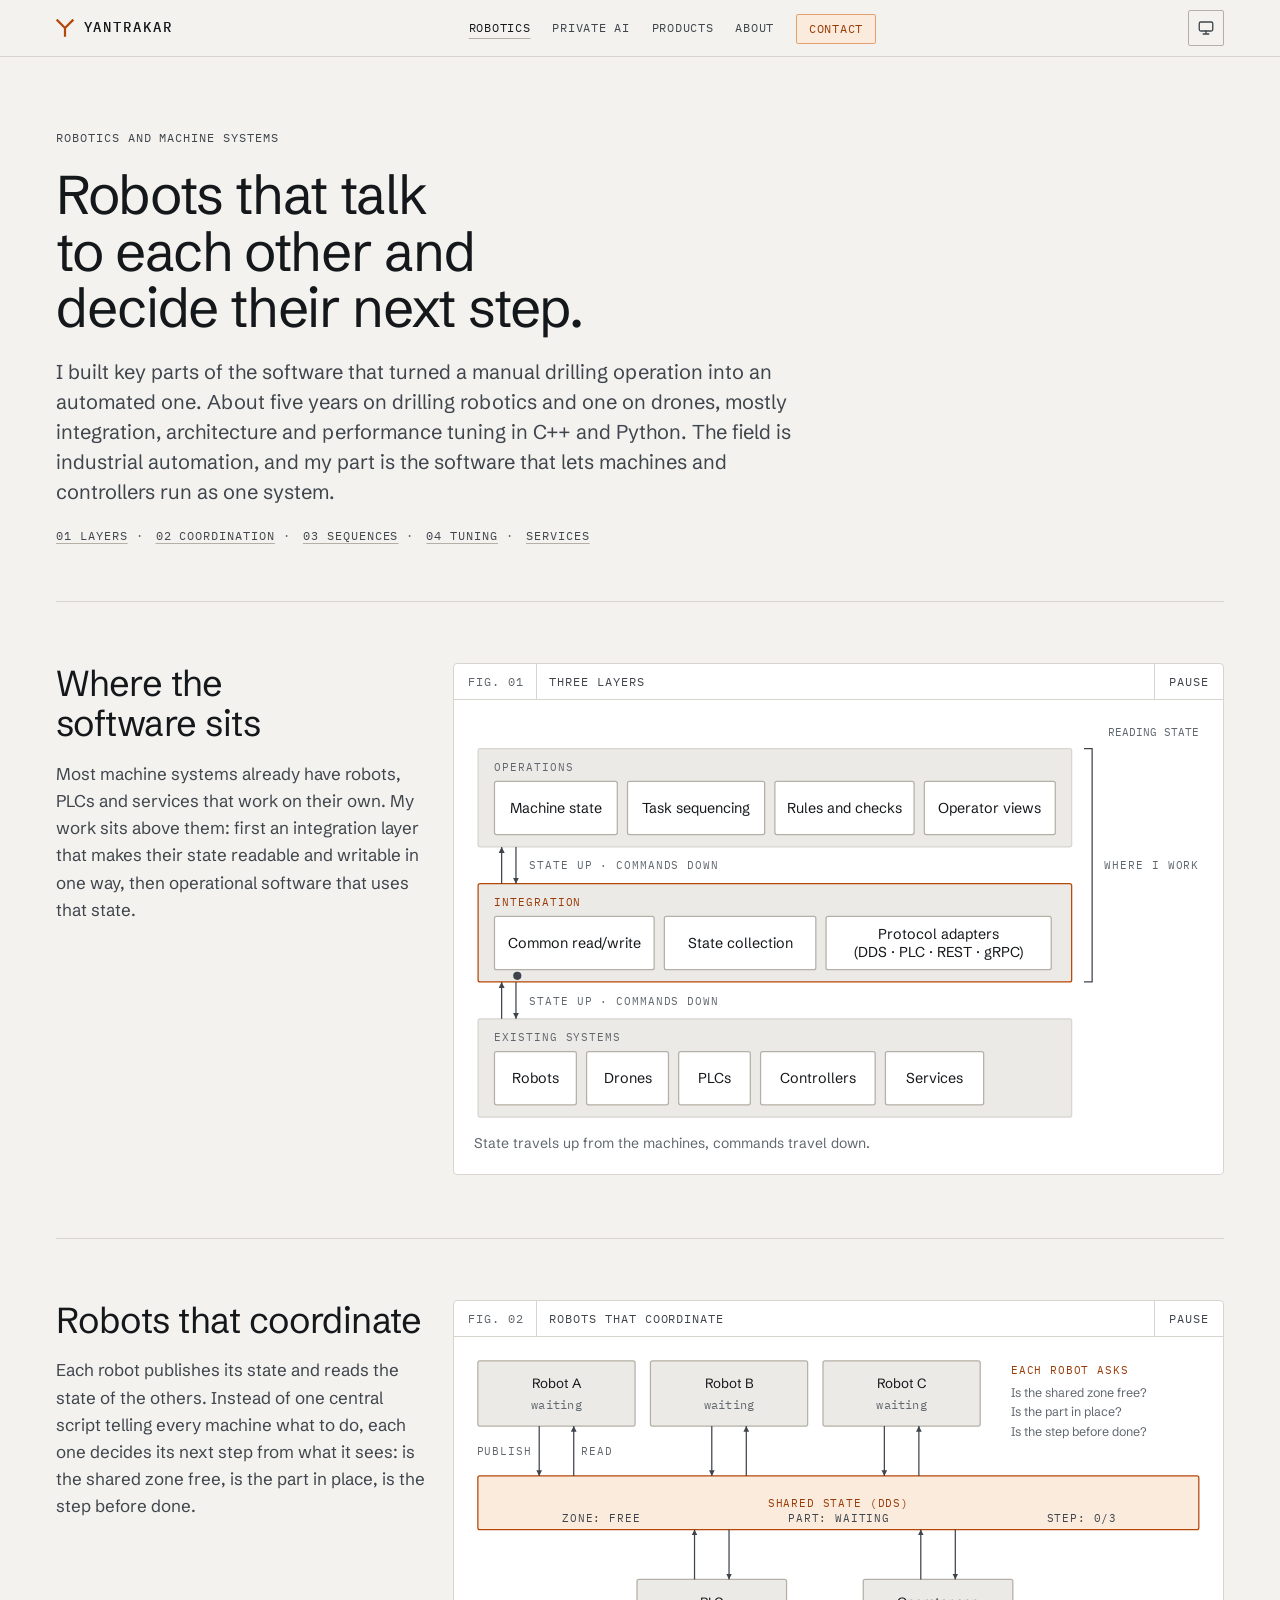
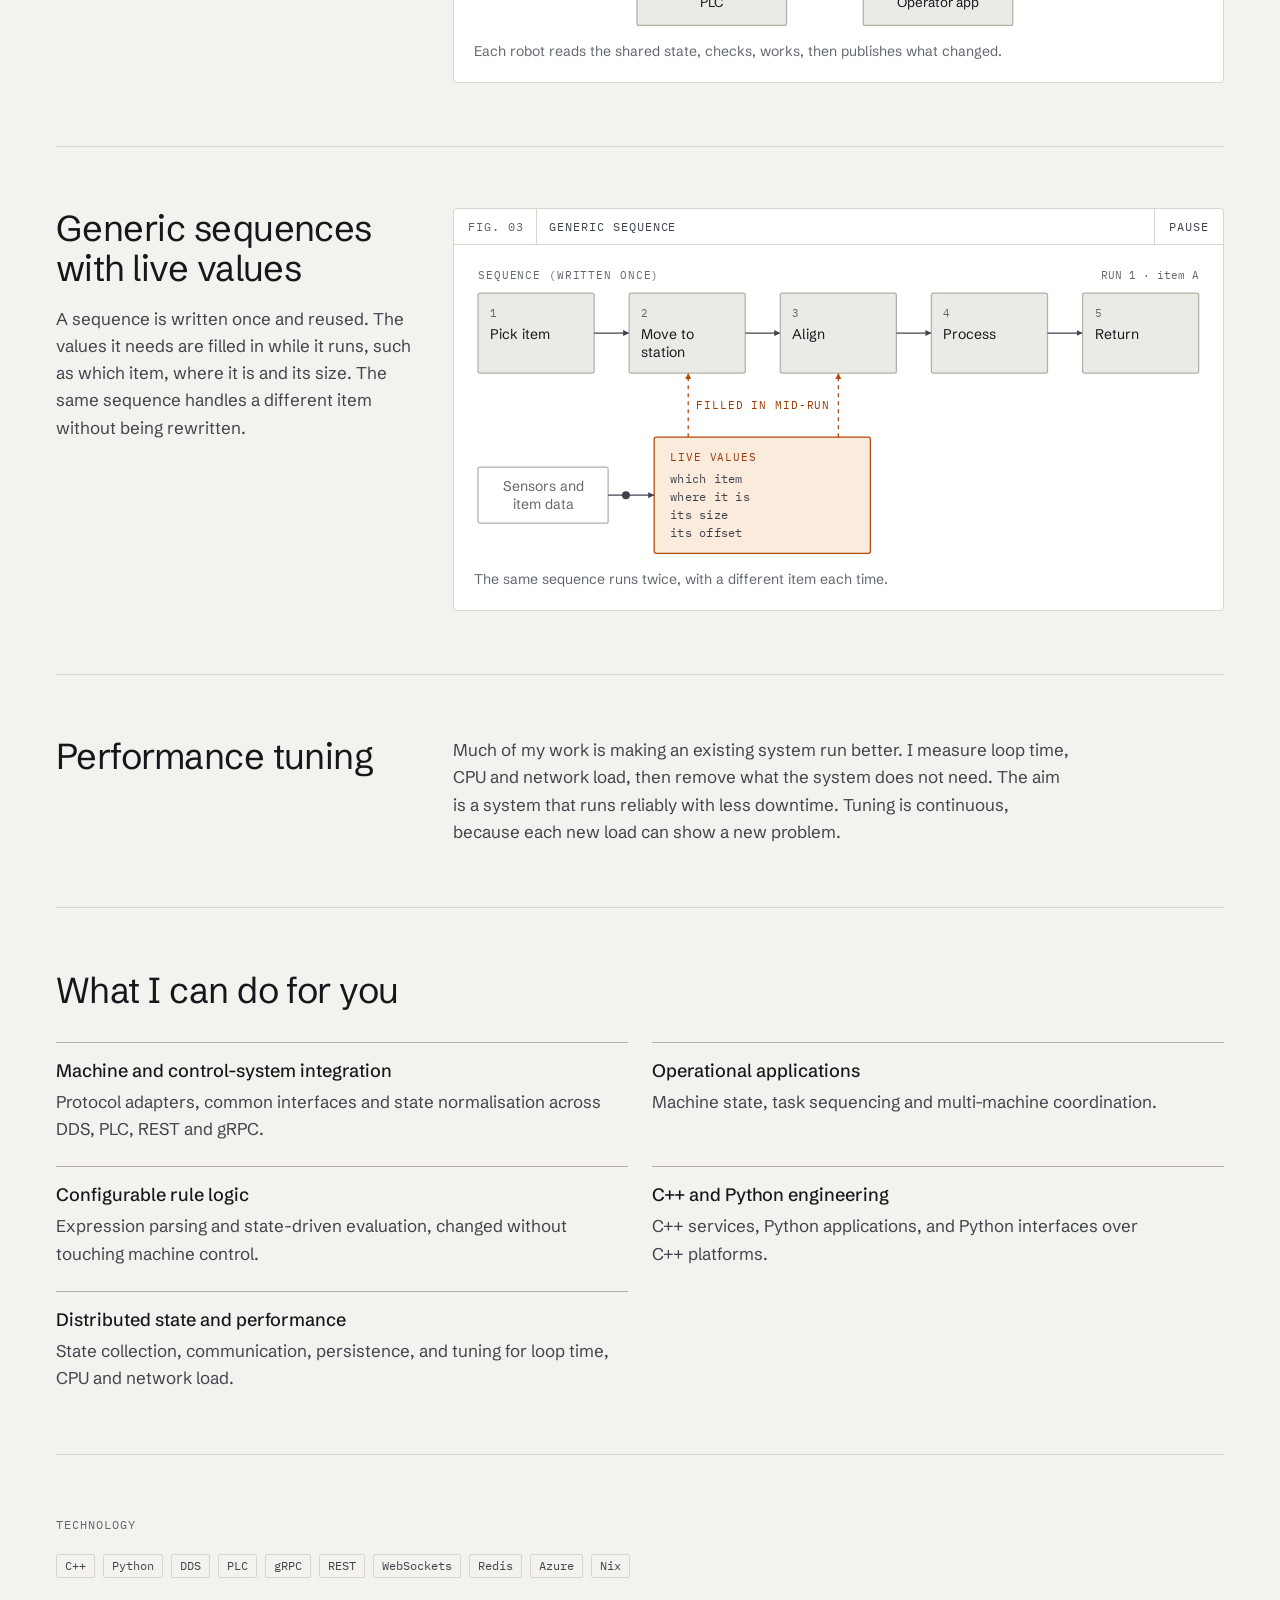
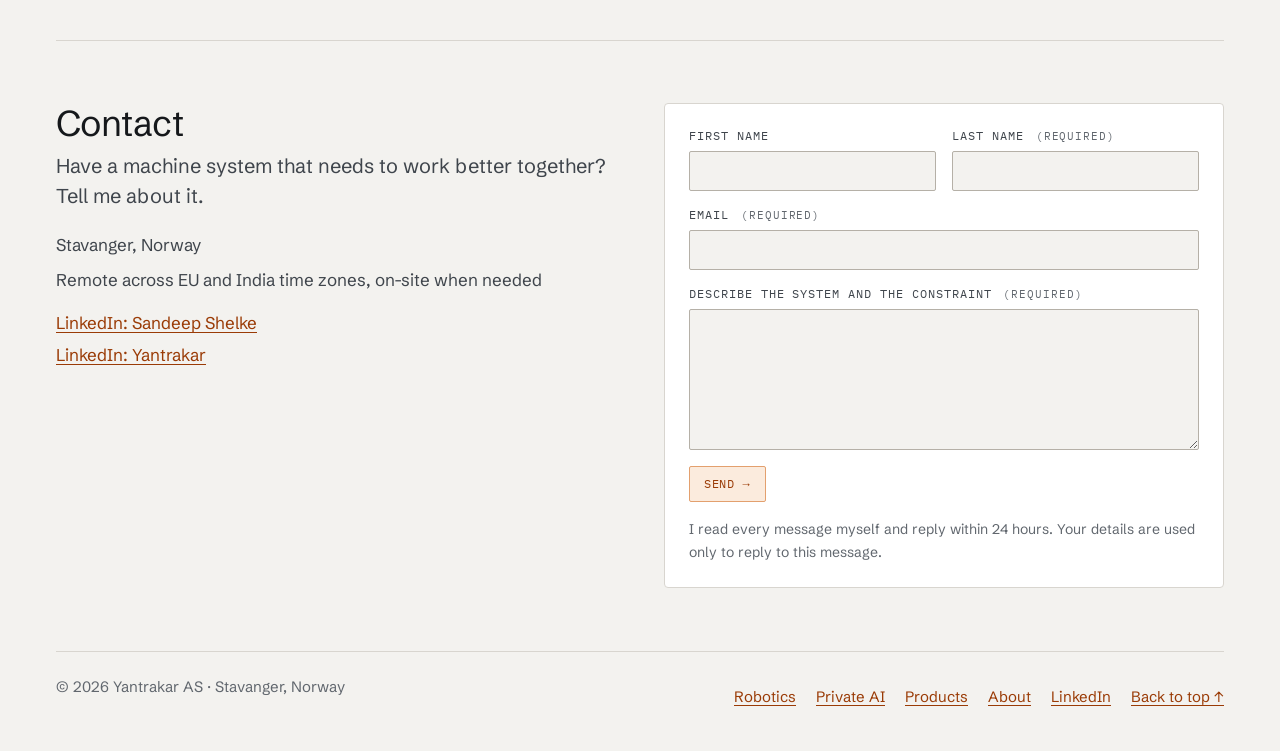
<file: robotics.html>
<!doctype html>
<html lang="en">
<head>
<meta charset="utf-8">
<meta name="viewport" content="width=device-width, initial-scale=1, viewport-fit=cover">
<title>Robotics and machine systems · Yantrakar</title>
<meta name="description" content="I built key parts of the software that automated a manual drilling operation: integration, architecture and performance tuning in C++ and Python.">
<meta name="color-scheme" content="light dark">
<meta property="og:title" content="Robotics and machine systems · Yantrakar">
<meta property="og:description" content="I built key parts of the software that automated a manual drilling operation: integration, architecture and performance tuning in C++ and Python.">
<meta property="og:url" content="https://yantrakar.com/robotics.html">
<link rel="canonical" href="https://yantrakar.com/robotics.html">
<script type="application/ld+json">{"@context": "https://schema.org", "@graph": [{"@type": "WebPage", "@id": "https://yantrakar.com/robotics.html", "url": "https://yantrakar.com/robotics.html", "name": "Robotics and machine systems", "description": "I built key parts of the software that automated a manual drilling operation: integration, architecture and performance tuning in C++ and Python.", "isPartOf": {"@id": "https://yantrakar.com/#website"}, "about": {"@id": "https://yantrakar.com/robotics.html#service"}}, {"@type": "Service", "@id": "https://yantrakar.com/robotics.html#service", "name": "Robotics and machine systems", "description": "I built key parts of the software that automated a manual drilling operation: integration, architecture and performance tuning in C++ and Python.", "provider": {"@id": "https://yantrakar.com/#org"}}, {"@type": "Organization", "@id": "https://yantrakar.com/#org", "name": "Yantrakar AS", "url": "https://yantrakar.com/"}]}</script>
<meta property="og:type" content="website">
<meta property="og:site_name" content="Yantrakar">
<meta property="og:locale" content="en_GB">
<meta property="og:image" content="https://yantrakar.com/assets/og/robotics.png">
<meta property="og:image:width" content="1200">
<meta property="og:image:height" content="630">
<meta name="twitter:card" content="summary_large_image">
<script>try{var t=localStorage.getItem("yk-theme");if(t==="light"||t==="dark")document.documentElement.setAttribute("data-theme",t)}catch(e){}</script>
<link rel="icon" href="favicon.svg" type="image/svg+xml">
<link rel="icon" href="favicon-32.png" sizes="32x32" type="image/png">
<link rel="apple-touch-icon" href="apple-touch-icon.png">
<link rel="preload" href="assets/fonts/schibsted-grotesk-latin.woff2" as="font" type="font/woff2" crossorigin>
<link rel="stylesheet" href="assets/fonts/fonts.css">
<link rel="stylesheet" href="styles.css">
<script src="site.js" defer></script>
</head>
<body id="top">
<a class="skip" href="#main">Skip to content</a>
<header class="site-header">
<div class="wrap bar">
<a class="wordmark" href="/"><svg class="wm-mark" viewBox="0 0 26 26" width="18" height="18" aria-hidden="true" focusable="false"><path d="M2.00 2.00 L13.00 13.00 L24.00 2.00 M13.00 13.00 L13.00 24.00" fill="none" stroke="currentColor" stroke-width="3.2" stroke-linecap="square" stroke-linejoin="miter"/></svg>YANTRAKAR</a>
<a class="btn btn-primary btn-sm bar-cta" href="#contact">Contact</a>
<nav class="nav" aria-label="Main">
<ul>
<li><a href="robotics.html" aria-current="page">Robotics</a></li>
<li><a href="private-ai.html">Private AI</a></li>
<li class="nav-optional"><a href="/#products">Products</a></li>
<li><a href="about.html">About</a></li>
<li class="nav-contact"><a class="btn btn-primary btn-sm" href="#contact">Contact</a></li>
</ul>
</nav>
<button class="theme-toggle" type="button" data-current="system" hidden><span data-icon="light"><svg viewBox="0 0 24 24" width="18" height="18" fill="none" stroke="currentColor" stroke-width="1.75" stroke-linecap="square" stroke-linejoin="miter" aria-hidden="true" focusable="false"><circle cx="12" cy="12" r="4"/><path d="M12 2.5v2.2M12 19.3v2.2M2.5 12h2.2M19.3 12h2.2M5.3 5.3l1.6 1.6M17.1 17.1l1.6 1.6M5.3 18.7l1.6-1.6M17.1 6.9l1.6-1.6"/></svg><span class="sr-only">Theme: Light</span></span><span data-icon="dark"><svg viewBox="0 0 24 24" width="18" height="18" fill="none" stroke="currentColor" stroke-width="1.75" stroke-linecap="square" stroke-linejoin="miter" aria-hidden="true" focusable="false"><path d="M20 14.2A8 8 0 0 1 9.8 4 8.2 8.2 0 1 0 20 14.2z"/></svg><span class="sr-only">Theme: Dark</span></span><span data-icon="system"><svg viewBox="0 0 24 24" width="18" height="18" fill="none" stroke="currentColor" stroke-width="1.75" stroke-linecap="square" stroke-linejoin="miter" aria-hidden="true" focusable="false"><rect x="3" y="4" width="18" height="12" rx="2"/><path d="M8.5 20h7M12 16v4"/></svg><span class="sr-only">Theme: System</span></span></button>
</div>
</header>
<main id="main">
<section class="hero" aria-labelledby="hero-h">
<div class="wrap">
<div class="hero-text">
<p class="eyebrow">ROBOTICS AND MACHINE SYSTEMS</p>
<h1 id="hero-h">Robots that talk to each other and decide their next step.</h1>
<p class="lead">I built key parts of the software that turned a manual drilling operation into an automated one. About five years on drilling robotics and one on drones, mostly integration, architecture and performance tuning in C++ and Python. The field is industrial automation, and my part is the software that lets machines and controllers run as one system.</p>
<nav class="page-index" aria-label="On this page"><span class="pi"><a href="#layers">01 Layers</a> <span aria-hidden="true">·</span></span> <span class="pi"><a href="#coordination">02 Coordination</a> <span aria-hidden="true">·</span></span> <span class="pi"><a href="#sequences">03 Sequences</a> <span aria-hidden="true">·</span></span> <span class="pi"><a href="#tuning">04 Tuning</a> <span aria-hidden="true">·</span></span> <span class="pi"><a href="#services">Services</a></span></nav>
</div>
</div>
</section>

<section class="sec" id="layers" aria-labelledby="layers-h">
<div class="wrap split">
<div class="split-text">
<h2 id="layers-h">Where the software sits</h2>
<p class="prose">Most machine systems already have robots, PLCs and services that work on their own. My work sits above them: first an integration layer that makes their state readable and writable in one way, then operational software that uses that state.</p>
</div>
<div class="split-fig">
<figure class="fig" data-anim>
<div class="fig-head"><span class="fig-no">FIG. 01</span><span class="fig-title">THREE LAYERS</span></div>
<div class="fig-body cq">
<svg class="f01w wv sw" data-fig="f01" data-v="w" viewBox="0 0 712 392" role="img" aria-labelledby="f01w-t f01w-d" xmlns="http://www.w3.org/2000/svg">
<title id="f01w-t">Three layers of a machine system</title>
<desc id="f01w-d">Three stacked bands, bottom to top: existing systems, integration, and operations. Between the bands, state flows up and commands flow down. A bracket marks the integration and operations bands as where I work.</desc>
<defs><marker id="f01w-m" viewBox="0 0 10 10" refX="10" refY="5" markerWidth="6" markerHeight="6" markerUnits="userSpaceOnUse" orient="auto"><path class="arrow" d="M0 0L10 5L0 10z"/></marker><marker id="f01w-ma" viewBox="0 0 10 10" refX="10" refY="5" markerWidth="6" markerHeight="6" markerUnits="userSpaceOnUse" orient="auto"><path class="arrow-accent" d="M0 0L10 5L0 10z"/></marker></defs>
<rect class="band" data-k="bd-ops" x="4" y="28" width="580" height="96" rx="2"/>
<text class="lbl-mono" x="20" y="50">OPERATIONS</text>
<rect class="item" data-k="i-state" x="20" y="60" width="120" height="52" rx="2"/>
<text class="lbl" x="80" y="91" text-anchor="middle">Machine state</text>
<rect class="item" data-k="i-task" x="150" y="60" width="134" height="52" rx="2"/>
<text class="lbl" x="217" y="91" text-anchor="middle">Task sequencing</text>
<rect class="item" data-k="i-rules" x="294" y="60" width="136" height="52" rx="2"/>
<text class="lbl" x="362" y="91" text-anchor="middle">Rules and checks</text>
<rect class="item" data-k="i-views" x="440" y="60" width="128" height="52" rx="2"/>
<text class="lbl" x="504" y="91" text-anchor="middle">Operator views</text>
<rect class="band-focus" data-k="bd-int" x="4" y="160" width="580" height="96" rx="2"/>
<text class="lbl-mono acc" x="20" y="182">INTEGRATION</text>
<rect class="item" data-k="i-common" x="20" y="192" width="156" height="52" rx="2"/>
<text class="lbl" x="98" y="223" text-anchor="middle">Common read/write</text>
<rect class="item" data-k="i-coll" x="186" y="192" width="148" height="52" rx="2"/>
<text class="lbl" x="260" y="223" text-anchor="middle">State collection</text>
<rect class="item" data-k="i-proto" x="344" y="192" width="220" height="52" rx="2"/>
<text class="lbl" x="454" y="214" text-anchor="middle">Protocol adapters</text>
<text class="lbl" x="454" y="232" text-anchor="middle">(DDS · PLC · REST · gRPC)</text>
<rect class="band" data-k="bd-ex" x="4" y="292" width="580" height="96" rx="2"/>
<text class="lbl-mono" x="20" y="314">EXISTING SYSTEMS</text>
<rect class="item" data-k="i-robots" x="20" y="324" width="80" height="52" rx="2"/>
<text class="lbl" x="60" y="355" text-anchor="middle">Robots</text>
<rect class="item" data-k="i-drones" x="110" y="324" width="80" height="52" rx="2"/>
<text class="lbl" x="150" y="355" text-anchor="middle">Drones</text>
<rect class="item" data-k="i-plcs" x="200" y="324" width="70" height="52" rx="2"/>
<text class="lbl" x="235" y="355" text-anchor="middle">PLCs</text>
<rect class="item" data-k="i-ctrl" x="280" y="324" width="112" height="52" rx="2"/>
<text class="lbl" x="336" y="355" text-anchor="middle">Controllers</text>
<rect class="item" data-k="i-svc" x="402" y="324" width="96" height="52" rx="2"/>
<text class="lbl" x="450" y="355" text-anchor="middle">Services</text>
<line class="ln" data-k="ar-oi-up" x1="27" y1="160" x2="27" y2="124" marker-end="url(#f01w-m)"/>
<line class="ln" data-k="ar-oi-dn" x1="41" y1="124" x2="41" y2="160" marker-end="url(#f01w-m)"/>
<line class="ln" data-k="ar-ie-up" x1="27" y1="292" x2="27" y2="256" marker-end="url(#f01w-m)"/>
<line class="ln" data-k="ar-ie-dn" x1="41" y1="256" x2="41" y2="292" marker-end="url(#f01w-m)"/>
<text class="lbl-mono" x="54" y="278">state up · commands down</text>
<text class="lbl-mono" x="54" y="146">state up · commands down</text>
<path class="ln" d="M596 28 H604 V256 H596"/>
<text class="lbl-mono" x="616" y="146">WHERE I WORK</text>
</svg>
<svg class="f01n nv sw" data-fig="f01" data-v="n" viewBox="0 0 320 532" role="img" aria-labelledby="f01n-t f01n-d" xmlns="http://www.w3.org/2000/svg">
<title id="f01n-t">Three layers of a machine system</title>
<desc id="f01n-d">Three stacked bands, bottom to top: existing systems, integration, and operations. Between the bands, state flows up and commands flow down. A bracket marks the integration and operations bands as where I work.</desc>
<defs><marker id="f01n-m" viewBox="0 0 10 10" refX="10" refY="5" markerWidth="6" markerHeight="6" markerUnits="userSpaceOnUse" orient="auto"><path class="arrow" d="M0 0L10 5L0 10z"/></marker><marker id="f01n-ma" viewBox="0 0 10 10" refX="10" refY="5" markerWidth="6" markerHeight="6" markerUnits="userSpaceOnUse" orient="auto"><path class="arrow-accent" d="M0 0L10 5L0 10z"/></marker></defs>
<rect class="band" data-k="bd-ops" x="14" y="28" width="302" height="122" rx="2"/>
<text class="lbl-mono" x="46" y="50">OPERATIONS</text>
<rect class="item" data-k="i-task" x="46" y="60" width="128" height="36" rx="2"/>
<text class="lbl-c" x="110" y="83" text-anchor="middle">Task sequencing</text>
<rect class="item" data-k="i-views" x="182" y="60" width="117" height="36" rx="2"/>
<text class="lbl-c" x="240.5" y="83" text-anchor="middle">Operator views</text>
<rect class="item" data-k="i-state" x="46" y="102" width="110" height="36" rx="2"/>
<text class="lbl-c" x="101" y="125" text-anchor="middle">Machine state</text>
<rect class="item" data-k="i-rules" x="164" y="102" width="132" height="36" rx="2"/>
<text class="lbl-c" x="230" y="125" text-anchor="middle">Rules and checks</text>
<rect class="band-focus" data-k="bd-int" x="14" y="186" width="302" height="184" rx="2"/>
<text class="lbl-mono acc" x="46" y="208">INTEGRATION</text>
<rect class="item" data-k="i-common" x="46" y="218" width="146" height="36" rx="2"/>
<text class="lbl-c" x="119" y="241" text-anchor="middle">Common read/write</text>
<rect class="item" data-k="i-coll" x="46" y="260" width="119" height="36" rx="2"/>
<text class="lbl-c" x="105.5" y="283" text-anchor="middle">State collection</text>
<rect class="item" data-k="i-proto" x="46" y="302" width="191" height="56" rx="2"/>
<text class="lbl-c" x="141.5" y="326.5" text-anchor="middle">Protocol adapters</text>
<text class="lbl-c" x="141.5" y="343.5" text-anchor="middle">(DDS · PLC · REST · gRPC)</text>
<rect class="band" data-k="bd-ex" x="14" y="406" width="302" height="122" rx="2"/>
<text class="lbl-mono" x="46" y="428">EXISTING SYSTEMS</text>
<rect class="item" data-k="i-robots" x="46" y="438" width="67" height="36" rx="2"/>
<text class="lbl-c" x="79.5" y="461" text-anchor="middle">Robots</text>
<rect class="item" data-k="i-drones" x="121" y="438" width="68" height="36" rx="2"/>
<text class="lbl-c" x="155" y="461" text-anchor="middle">Drones</text>
<rect class="item" data-k="i-plcs" x="197" y="438" width="56" height="36" rx="2"/>
<text class="lbl-c" x="225" y="461" text-anchor="middle">PLCs</text>
<rect class="item" data-k="i-ctrl" x="46" y="480" width="91" height="36" rx="2"/>
<text class="lbl-c" x="91.5" y="503" text-anchor="middle">Controllers</text>
<rect class="item" data-k="i-svc" x="145" y="480" width="77" height="36" rx="2"/>
<text class="lbl-c" x="183.5" y="503" text-anchor="middle">Services</text>
<line class="ln" data-k="ar-oi-up" x1="21" y1="186" x2="21" y2="150" marker-end="url(#f01n-m)"/>
<line class="ln" data-k="ar-oi-dn" x1="35" y1="150" x2="35" y2="186" marker-end="url(#f01n-m)"/>
<line class="ln" data-k="ar-ie-up" x1="21" y1="406" x2="21" y2="370" marker-end="url(#f01n-m)"/>
<line class="ln" data-k="ar-ie-dn" x1="35" y1="370" x2="35" y2="406" marker-end="url(#f01n-m)"/>
<text class="lbl-mono" x="46" y="172">state up · commands down</text>
<text class="lbl-mono" x="46" y="392">state up · commands down</text>
<text class="lbl-mono" x="4" y="16">WHERE I WORK</text>
<path class="ln" d="M12 28 H6 V370 H12"/>
</svg>
<figcaption>State travels up from the machines, commands travel down.</figcaption>
</div>
</figure>

</div>
</div>
</section>

<section class="sec" id="coordination" aria-labelledby="coordination-h">
<div class="wrap split">
<div class="split-text">
<h2 id="coordination-h">Robots that coordinate</h2>
<p class="prose">Each robot publishes its state and reads the state of the others. Instead of one central script telling every machine what to do, each one decides its next step from what it sees: is the shared zone free, is the part in place, is the step before done.</p>
</div>
<div class="split-fig">
<figure class="fig" data-anim>
<div class="fig-head"><span class="fig-no">FIG. 02</span><span class="fig-title">ROBOTS THAT COORDINATE</span></div>
<div class="fig-body cq">
<svg class="f02w wv sw" data-fig="f02" data-v="w" viewBox="0 0 760 284" role="img" aria-labelledby="f02w-t f02w-d" xmlns="http://www.w3.org/2000/svg">
<title id="f02w-t">Robots that coordinate through shared state</title>
<desc id="f02w-d">Three robots in a cell (one picks a part, one moves it into place, one joins the parts) sit above a shared state band over DDS, with a PLC and an operator app below. Each publishes its state and reads the others. Before each step a robot asks whether the shared zone is free, the part is in place and the step before is done.</desc>
<defs><marker id="f02w-m" viewBox="0 0 10 10" refX="10" refY="5" markerWidth="6" markerHeight="6" markerUnits="userSpaceOnUse" orient="auto"><path class="arrow" d="M0 0L10 5L0 10z"/></marker><marker id="f02w-ma" viewBox="0 0 10 10" refX="10" refY="5" markerWidth="6" markerHeight="6" markerUnits="userSpaceOnUse" orient="auto"><path class="arrow-accent" d="M0 0L10 5L0 10z"/></marker></defs>
<rect class="box-accent" data-k="band" x="4" y="124" width="752" height="56" rx="2"/>
<text class="lbl-mono acc" x="380" y="156.5" text-anchor="middle">SHARED STATE (DDS)</text>
<rect class="box" data-k="rb-a" x="4" y="4" width="164" height="68" rx="2"/>
<text class="lbl" x="86" y="32" text-anchor="middle">Robot A</text>
<text class="sub" data-k="role-a" x="86" y="54" text-anchor="middle">picks the part</text>
<line class="ln" data-k="pub-a" x1="68" y1="72" x2="68" y2="124" marker-end="url(#f02w-m)"/>
<line class="ln" data-k="rd-a" x1="104" y1="124" x2="104" y2="72" marker-end="url(#f02w-m)"/>
<rect class="box" data-k="rb-b" x="184" y="4" width="164" height="68" rx="2"/>
<text class="lbl" x="266" y="32" text-anchor="middle">Robot B</text>
<text class="sub" data-k="role-b" x="266" y="54" text-anchor="middle">moves it into place</text>
<line class="ln" data-k="pub-b" x1="248" y1="72" x2="248" y2="124" marker-end="url(#f02w-m)"/>
<line class="ln" data-k="rd-b" x1="284" y1="124" x2="284" y2="72" marker-end="url(#f02w-m)"/>
<rect class="box" data-k="rb-c" x="364" y="4" width="164" height="68" rx="2"/>
<text class="lbl" x="446" y="32" text-anchor="middle">Robot C</text>
<text class="sub" data-k="role-c" x="446" y="54" text-anchor="middle">joins the parts</text>
<line class="ln" data-k="pub-c" x1="428" y1="72" x2="428" y2="124" marker-end="url(#f02w-m)"/>
<line class="ln" data-k="rd-c" x1="464" y1="124" x2="464" y2="72" marker-end="url(#f02w-m)"/>
<text class="lbl-mono" x="60" y="102" text-anchor="end">publish</text>
<text class="lbl-mono" x="112" y="102" text-anchor="start">read</text>
<text class="lbl-mono acc" x="560" y="18">EACH ROBOT ASKS</text>
<text class="lbl-c muted" data-k="q1" x="560" y="42">Is the shared zone free?</text>
<text class="lbl-c muted" data-k="q2" x="560" y="62">Is the part in place?</text>
<text class="lbl-c muted" data-k="q3" x="560" y="82">Is the step before done?</text>
<rect class="box" data-k="plc" x="170" y="232" width="156" height="48" rx="2"/>
<text class="lbl" x="248" y="261" text-anchor="middle">PLC</text>
<line class="ln" data-k="pub-plc" x1="230" y1="232" x2="230" y2="180" marker-end="url(#f02w-m)"/>
<line class="ln" data-k="rd-plc" x1="266" y1="180" x2="266" y2="232" marker-end="url(#f02w-m)"/>
<rect class="box" data-k="op" x="406" y="232" width="156" height="48" rx="2"/>
<text class="lbl" x="484" y="261" text-anchor="middle">Operator app</text>
<line class="ln" data-k="pub-op" x1="466" y1="232" x2="466" y2="180" marker-end="url(#f02w-m)"/>
<line class="ln" data-k="rd-op" x1="502" y1="180" x2="502" y2="232" marker-end="url(#f02w-m)"/>
</svg>
<svg class="f02n nv sw" data-fig="f02" data-v="n" viewBox="0 0 320 390" role="img" aria-labelledby="f02n-t f02n-d" xmlns="http://www.w3.org/2000/svg">
<title id="f02n-t">Robots that coordinate through shared state</title>
<desc id="f02n-d">Three robots in a cell (one picks a part, one moves it into place, one joins the parts) sit above a shared state band over DDS, with a PLC and an operator app below. Each publishes its state and reads the others. Before each step a robot asks whether the shared zone is free, the part is in place and the step before is done.</desc>
<defs><marker id="f02n-m" viewBox="0 0 10 10" refX="10" refY="5" markerWidth="6" markerHeight="6" markerUnits="userSpaceOnUse" orient="auto"><path class="arrow" d="M0 0L10 5L0 10z"/></marker><marker id="f02n-ma" viewBox="0 0 10 10" refX="10" refY="5" markerWidth="6" markerHeight="6" markerUnits="userSpaceOnUse" orient="auto"><path class="arrow-accent" d="M0 0L10 5L0 10z"/></marker></defs>
<rect class="box-accent" data-k="band" x="8" y="130" width="304" height="56" rx="2"/>
<text class="lbl-mono acc" x="160" y="152" text-anchor="middle">SHARED STATE (DDS)</text>
<rect class="box" data-k="rb-a" x="8" y="4" width="94" height="80" rx="2"/>
<text class="lbl" x="55" y="30" text-anchor="middle">Robot A</text>
<text class="sub" data-k="role-a" x="55" y="52" text-anchor="middle">picks the</text>
<text class="sub" data-k="role2-a" x="55" y="68" text-anchor="middle">part</text>
<line class="ln" data-k="pub-a" x1="77" y1="84" x2="77" y2="130" marker-end="url(#f02n-m)"/>
<line class="ln" data-k="rd-a" x1="45" y1="130" x2="45" y2="84" marker-end="url(#f02n-m)"/>
<rect class="box" data-k="rb-b" x="113" y="4" width="94" height="80" rx="2"/>
<text class="lbl" x="160" y="30" text-anchor="middle">Robot B</text>
<text class="sub" data-k="role-b" x="160" y="52" text-anchor="middle">moves it</text>
<text class="sub" data-k="role2-b" x="160" y="68" text-anchor="middle">into place</text>
<line class="ln" data-k="pub-b" x1="182" y1="84" x2="182" y2="130" marker-end="url(#f02n-m)"/>
<line class="ln" data-k="rd-b" x1="150" y1="130" x2="150" y2="84" marker-end="url(#f02n-m)"/>
<rect class="box" data-k="rb-c" x="218" y="4" width="94" height="80" rx="2"/>
<text class="lbl" x="265" y="30" text-anchor="middle">Robot C</text>
<text class="sub" data-k="role-c" x="265" y="52" text-anchor="middle">joins the</text>
<text class="sub" data-k="role2-c" x="265" y="68" text-anchor="middle">parts</text>
<line class="ln" data-k="pub-c" x1="287" y1="84" x2="287" y2="130" marker-end="url(#f02n-m)"/>
<line class="ln" data-k="rd-c" x1="255" y1="130" x2="255" y2="84" marker-end="url(#f02n-m)"/>
<text class="lbl-mono" x="39" y="111" text-anchor="end">read</text>
<text class="lbl-mono" x="83" y="111" text-anchor="start">publish</text>
<rect class="box" data-k="plc" x="8" y="226" width="148" height="48" rx="2"/>
<text class="lbl" x="82" y="255" text-anchor="middle">PLC</text>
<line class="ln" data-k="pub-plc" x1="66" y1="226" x2="66" y2="186" marker-end="url(#f02n-m)"/>
<line class="ln" data-k="rd-plc" x1="98" y1="186" x2="98" y2="226" marker-end="url(#f02n-m)"/>
<rect class="box" data-k="op" x="164" y="226" width="148" height="48" rx="2"/>
<text class="lbl" x="238" y="255" text-anchor="middle">Operator app</text>
<line class="ln" data-k="pub-op" x1="222" y1="226" x2="222" y2="186" marker-end="url(#f02n-m)"/>
<line class="ln" data-k="rd-op" x1="254" y1="186" x2="254" y2="226" marker-end="url(#f02n-m)"/>
<text class="lbl-mono acc" x="12" y="306">EACH ROBOT ASKS</text>
<text class="lbl-c muted" data-k="q1" x="34" y="332">Is the shared zone free?</text>
<text class="lbl-c muted" data-k="q2" x="34" y="354">Is the part in place?</text>
<text class="lbl-c muted" data-k="q3" x="34" y="376">Is the step before done?</text>
</svg>
<figcaption>Each robot reads the shared state, checks, works, then publishes what changed.</figcaption>
</div>
</figure>

</div>
</div>
</section>

<section class="sec" id="sequences" aria-labelledby="sequences-h">
<div class="wrap split">
<div class="split-text">
<h2 id="sequences-h">Generic sequences with live values</h2>
<p class="prose">A sequence is written once and reused. The values it needs are filled in while it runs, such as which item, where it is and its size. The same sequence handles a different item without being rewritten.</p>
</div>
<div class="split-fig">
<figure class="fig" data-anim>
<div class="fig-head"><span class="fig-no">FIG. 03</span><span class="fig-title">GENERIC SEQUENCE</span></div>
<div class="fig-body cq">
<svg class="f03w wv sw" data-fig="f03" data-v="w" viewBox="0 0 728 292" role="img" aria-labelledby="f03w-t f03w-d" xmlns="http://www.w3.org/2000/svg">
<title id="f03w-t">A generic sequence with live values</title>
<desc id="f03w-d">A row of five generic steps: pick item, move to station, align, process and return. A box of live values (which item, where it is, its size, its offset), fed from sensors and item data, fills in values for steps two and three while the sequence runs.</desc>
<defs><marker id="f03w-m" viewBox="0 0 10 10" refX="10" refY="5" markerWidth="6" markerHeight="6" markerUnits="userSpaceOnUse" orient="auto"><path class="arrow" d="M0 0L10 5L0 10z"/></marker><marker id="f03w-ma" viewBox="0 0 10 10" refX="10" refY="5" markerWidth="6" markerHeight="6" markerUnits="userSpaceOnUse" orient="auto"><path class="arrow-accent" d="M0 0L10 5L0 10z"/></marker></defs>
<text class="lbl-mono" data-k="t-seq" x="4" y="14">SEQUENCE (WRITTEN ONCE)</text>
<rect class="box" data-k="s1" x="4" y="28" width="116" height="80" rx="2"/>
<text class="lbl-mono" x="16" y="52">1</text>
<text class="lbl" x="16" y="74">Pick item</text>
<line class="ln" x1="120" y1="68" x2="155" y2="68" marker-end="url(#f03w-m)"/>
<rect class="box" data-k="s2" x="155" y="28" width="116" height="80" rx="2"/>
<text class="lbl-mono" x="167" y="52">2</text>
<text class="lbl" x="167" y="74">Move to</text>
<text class="lbl" x="167" y="92">station</text>
<line class="ln" x1="271" y1="68" x2="306" y2="68" marker-end="url(#f03w-m)"/>
<rect class="box" data-k="s3" x="306" y="28" width="116" height="80" rx="2"/>
<text class="lbl-mono" x="318" y="52">3</text>
<text class="lbl" x="318" y="74">Align</text>
<line class="ln" x1="422" y1="68" x2="457" y2="68" marker-end="url(#f03w-m)"/>
<rect class="box" data-k="s4" x="457" y="28" width="116" height="80" rx="2"/>
<text class="lbl-mono" x="469" y="52">4</text>
<text class="lbl" x="469" y="74">Process</text>
<line class="ln" x1="573" y1="68" x2="608" y2="68" marker-end="url(#f03w-m)"/>
<rect class="box" data-k="s5" x="608" y="28" width="116" height="80" rx="2"/>
<text class="lbl-mono" x="620" y="52">5</text>
<text class="lbl" x="620" y="74">Return</text>
<rect class="box-accent" data-k="live" x="180" y="172" width="216" height="116" rx="2"/>
<text class="lbl-mono acc" x="196" y="196">LIVE VALUES</text>
<text class="sub-ink" data-k="lv1" x="196" y="218">which item</text>
<text class="sub-ink" data-k="lv2" x="196" y="236">where it is</text>
<text class="sub-ink" data-k="lv3" x="196" y="254">its size</text>
<text class="sub-ink" data-k="lv4" x="196" y="272">its offset</text>
<line class="ln-accent dash" data-k="up2" x1="214" y1="172" x2="214" y2="108" marker-end="url(#f03w-ma)"/>
<line class="ln-accent dash" data-k="up3" x1="364" y1="172" x2="364" y2="108" marker-end="url(#f03w-ma)"/>
<text class="lbl-mono acc" x="289" y="144" text-anchor="middle">filled in mid-run</text>
<rect class="box-muted" data-k="sens" x="4" y="202" width="130" height="56" rx="2"/>
<text class="lbl muted" x="69" y="226" text-anchor="middle">Sensors and</text>
<text class="lbl muted" x="69" y="244" text-anchor="middle">item data</text>
<line class="ln" data-k="ar-sens" x1="134" y1="230" x2="180" y2="230" marker-end="url(#f03w-m)"/>
</svg>
<svg class="f03n nv sw" data-fig="f03" data-v="n" viewBox="0 0 320 468" role="img" aria-labelledby="f03n-t f03n-d" xmlns="http://www.w3.org/2000/svg">
<title id="f03n-t">A generic sequence with live values</title>
<desc id="f03n-d">A row of five generic steps: pick item, move to station, align, process and return. A box of live values (which item, where it is, its size, its offset), fed from sensors and item data, fills in values for steps two and three while the sequence runs.</desc>
<defs><marker id="f03n-m" viewBox="0 0 10 10" refX="10" refY="5" markerWidth="6" markerHeight="6" markerUnits="userSpaceOnUse" orient="auto"><path class="arrow" d="M0 0L10 5L0 10z"/></marker><marker id="f03n-ma" viewBox="0 0 10 10" refX="10" refY="5" markerWidth="6" markerHeight="6" markerUnits="userSpaceOnUse" orient="auto"><path class="arrow-accent" d="M0 0L10 5L0 10z"/></marker></defs>
<text class="lbl-mono" data-k="t-seq" x="6" y="14">SEQUENCE (WRITTEN ONCE)</text>
<rect class="box" data-k="s1" x="34" y="28" width="262" height="40" rx="2"/>
<text class="lbl-mono" x="46" y="53">1</text>
<text class="lbl" x="68" y="53">Pick item</text>
<line class="ln" x1="58" y1="68" x2="58" y2="84" marker-end="url(#f03n-m)"/>
<rect class="box" data-k="s2" x="34" y="84" width="262" height="40" rx="2"/>
<text class="lbl-mono" x="46" y="109">2</text>
<text class="lbl" x="68" y="109">Move to station</text>
<line class="ln" x1="58" y1="124" x2="58" y2="140" marker-end="url(#f03n-m)"/>
<rect class="box" data-k="s3" x="34" y="140" width="262" height="40" rx="2"/>
<text class="lbl-mono" x="46" y="165">3</text>
<text class="lbl" x="68" y="165">Align</text>
<line class="ln" x1="58" y1="180" x2="58" y2="196" marker-end="url(#f03n-m)"/>
<rect class="box" data-k="s4" x="34" y="196" width="262" height="40" rx="2"/>
<text class="lbl-mono" x="46" y="221">4</text>
<text class="lbl" x="68" y="221">Process</text>
<line class="ln" x1="58" y1="236" x2="58" y2="252" marker-end="url(#f03n-m)"/>
<rect class="box" data-k="s5" x="34" y="252" width="262" height="40" rx="2"/>
<text class="lbl-mono" x="46" y="277">5</text>
<text class="lbl" x="68" y="277">Return</text>
<rect class="box-accent" data-k="live" x="116" y="344" width="198" height="116" rx="2"/>
<text class="lbl-mono acc" x="130" y="370">LIVE VALUES</text>
<text class="sub-ink" data-k="lv1" x="130" y="394">which item</text>
<text class="sub-ink" data-k="lv2" x="130" y="412">where it is</text>
<text class="sub-ink" data-k="lv3" x="130" y="430">its size</text>
<text class="sub-ink" data-k="lv4" x="130" y="448">its offset</text>
<line class="ln-accent dash" data-k="trunk" x1="306" y1="344" x2="306" y2="104"/>
<line class="ln-accent dash" data-k="up2" x1="306" y1="104" x2="296" y2="104" marker-end="url(#f03n-ma)"/>
<line class="ln-accent dash" data-k="up3" x1="306" y1="160" x2="296" y2="160" marker-end="url(#f03n-ma)"/>
<text class="lbl-mono acc" x="116" y="330">filled in mid-run</text>
<rect class="box-muted" data-k="sens" x="6" y="374" width="100" height="56" rx="2"/>
<text class="lbl-c muted" x="56" y="398.5" text-anchor="middle">Sensors and</text>
<text class="lbl-c muted" x="56" y="415.5" text-anchor="middle">item data</text>
<line class="ln" data-k="ar-sens" x1="106" y1="402" x2="116" y2="402" marker-end="url(#f03n-m)"/>
</svg>
<figcaption>The same sequence runs twice, with a different item each time.</figcaption>
</div>
</figure>

</div>
</div>
</section>

<section class="sec" id="tuning" aria-labelledby="tuning-h">
<div class="wrap split">
<div class="split-text"><h2 id="tuning-h">Performance tuning</h2></div>
<div class="split-fig stack">
<p class="prose">Much of my work is making an existing system run better. I measure loop time, CPU and network load, then remove what the system does not need. The aim is a system that runs reliably with less downtime. Tuning is continuous, because each new load can show a new problem.</p>
</div>
</div>
</section>

<section class="sec" id="services" aria-labelledby="services-h">
<div class="wrap">
<div class="sec-head"><h2 id="services-h">What I can do for you</h2></div>
<div class="grid-services">
<div class="service"><h3>Machine and control-system integration</h3><p>Protocol adapters, common interfaces and state normalisation across DDS, PLC, REST and gRPC.</p></div>
<div class="service"><h3>Operational applications</h3><p>Machine state, task sequencing and multi-machine coordination.</p></div>
<div class="service"><h3>Configurable rule logic</h3><p>Expression parsing and state-driven evaluation, changed without touching machine control.</p></div>
<div class="service"><h3>C++ and Python engineering</h3><p>C++ services, Python applications, and Python interfaces over C++ platforms.</p></div>
<div class="service"><h3>Distributed state and performance</h3><p>State collection, communication, persistence, and tuning for loop time, CPU and network load.</p></div>
</div>
</div>
</section>

<section class="sec" id="technology" aria-labelledby="tech-h">
<div class="wrap stack">
<h2 class="label-h" id="tech-h">Technology</h2>
<ul class="chips"><li class="chip">C++</li><li class="chip">Python</li><li class="chip">DDS</li><li class="chip">PLC</li><li class="chip">gRPC</li><li class="chip">REST</li><li class="chip">WebSockets</li><li class="chip">Redis</li><li class="chip">Azure</li><li class="chip">Nix</li></ul>
</div>
</section>
<section class="sec contact" id="contact" aria-labelledby="contact-h">
<div class="wrap">
<div class="contact-grid">
<div class="contact-copy">
<h2 id="contact-h">Contact</h2>
<p class="lead">Have a machine system that needs to work better together? Tell me about it.</p>
<p>Stavanger, Norway</p>
<p>Remote across EU and India time zones, on-site when needed</p>
<ul class="plain">
<li><a href="https://www.linkedin.com/in/sandeepshelke/" rel="noopener">LinkedIn: Sandeep Shelke</a></li>
<li><a href="https://www.linkedin.com/company/yantrakar/" rel="noopener">LinkedIn: Yantrakar</a></li>
</ul>
</div>
<div class="panel form-panel">
<form id="contact-form" class="form" action="https://crm.zoho.eu/crm/WebToLeadForm" method="POST" accept-charset="UTF-8">
<input type="text" style="display:none;" name="xnQsjsdp" value="d9441e56bd94ff751dd7efc44488b5497076b54b8f87b884ffd003ad404ba964">
<input type="hidden" name="zc_gad" id="zc_gad" value="">
<input type="text" style="display:none;" name="xmIwtLD" value="6f4bab59505a5b70841eff69fe4ff543896f9afd763da1b713dc5e503f851951000c81bca8b27aaf64baa5543cf4a5b8">
<input type="text" style="display:none;" name="actionType" value="TGVhZHM=">
<input type="text" style="display:none;" name="returnURL" value="https://yantrakar.com/thanks.html">
<input type="text" style="display:none;" name="aG9uZXlwb3Q" value="" tabindex="-1" autocomplete="off" aria-hidden="true">
<div class="row">
<div class="field">
<label for="first-name">First name</label>
<input id="first-name" name="First Name" type="text" maxlength="40" autocomplete="given-name">
</div>
<div class="field">
<label for="last-name">Last name <span class="req">(required)</span></label>
<input id="last-name" name="Last Name" type="text" maxlength="80" autocomplete="family-name" required>
</div>
</div>
<div class="field">
<label for="email">Email <span class="req">(required)</span></label>
<input id="email" name="Email" type="email" maxlength="100" autocomplete="email" required>
</div>
<div class="field">
<label for="message">Describe the system and the constraint <span class="req">(required)</span></label>
<textarea id="message" name="Description" rows="5" required></textarea>
</div>
<div class="form-actions">
<button class="btn btn-primary" type="submit">Send →</button>
</div>
<p class="form-note">I read every message myself and reply within 24 hours. Your details are used only to reply to this message.</p>
</form>
</div>
</div>
</div>
</section>
</main>
<footer class="site-footer">
<div class="wrap foot">
<p>© 2026 Yantrakar AS · Stavanger, Norway</p>
<nav aria-label="Footer">
<ul>
<li><a href="robotics.html">Robotics</a></li>
<li><a href="private-ai.html">Private AI</a></li>
<li><a href="/#products">Products</a></li>
<li><a href="about.html">About</a></li>
<li><a href="https://www.linkedin.com/company/yantrakar/" rel="noopener">LinkedIn</a></li>
<li><a href="#top">Back to top ↑</a></li>
</ul>
</nav>
</div>
</footer>
</body>
</html>
</file>
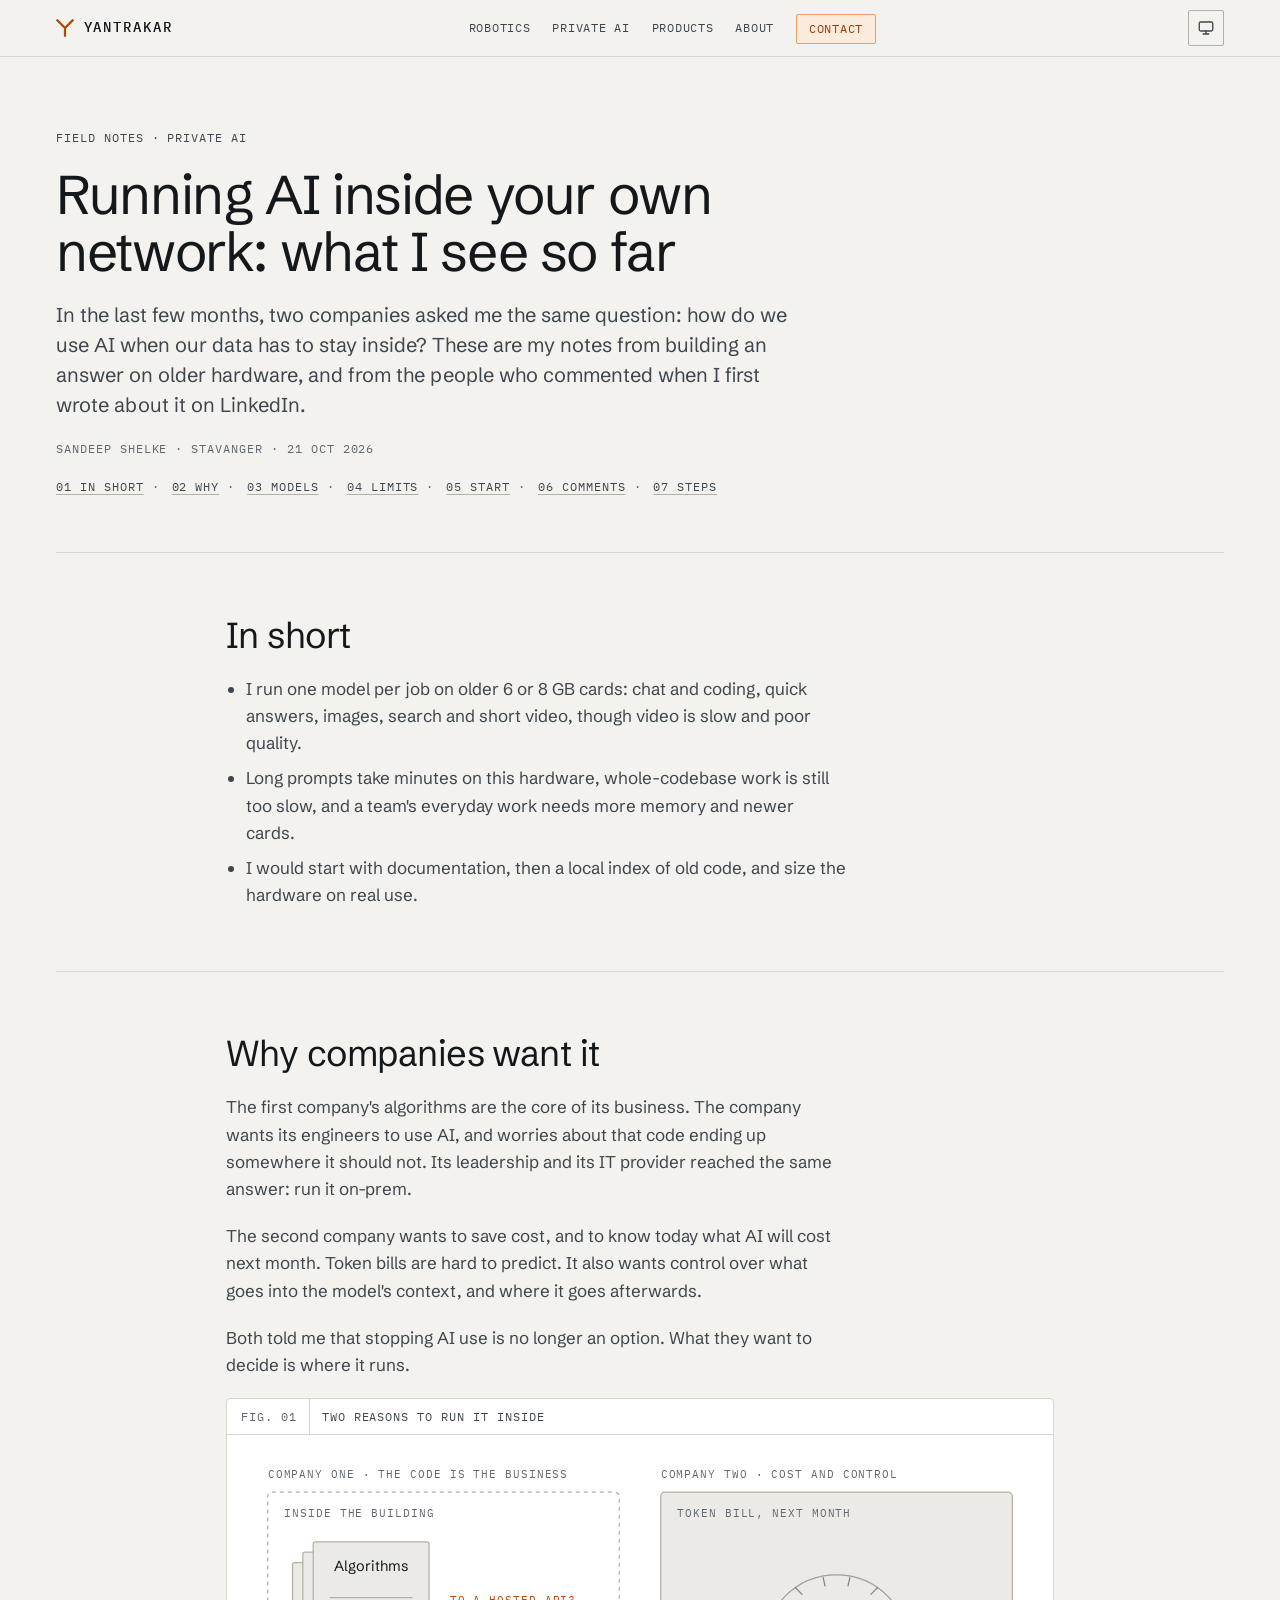
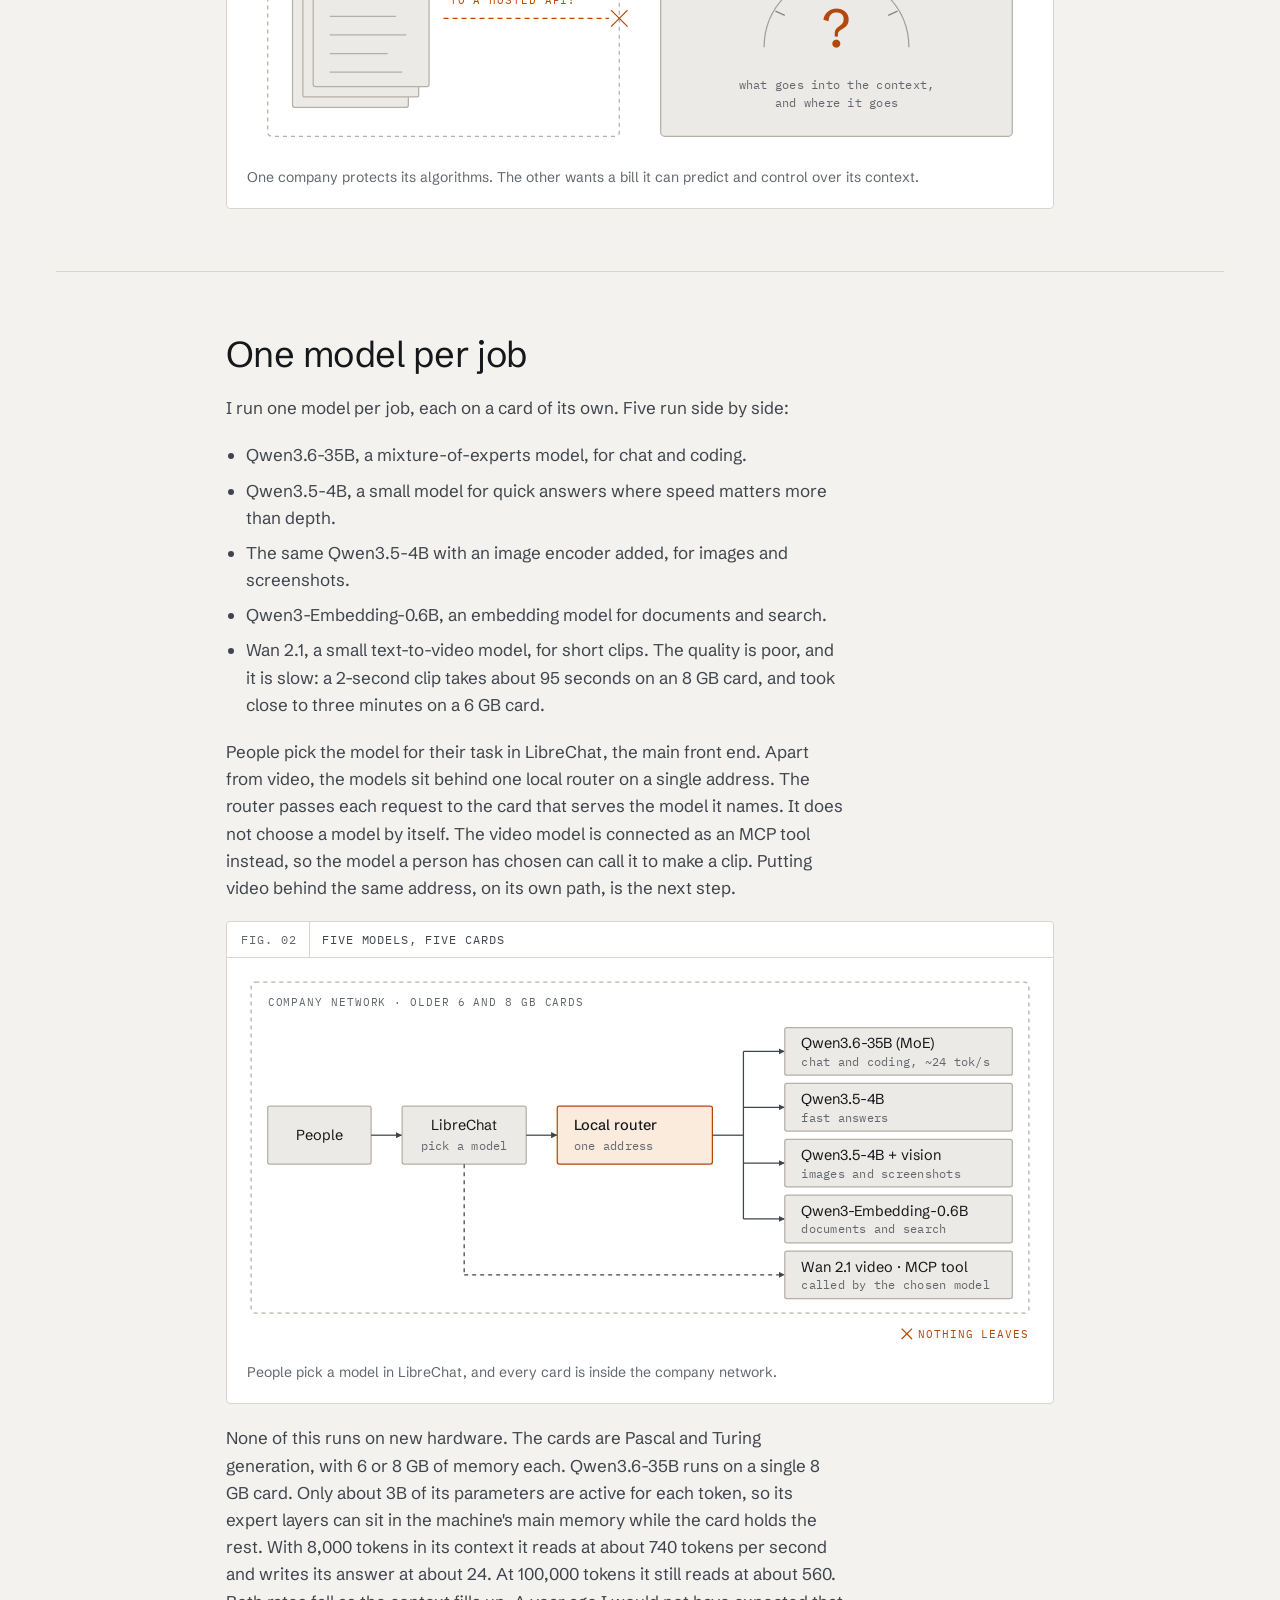
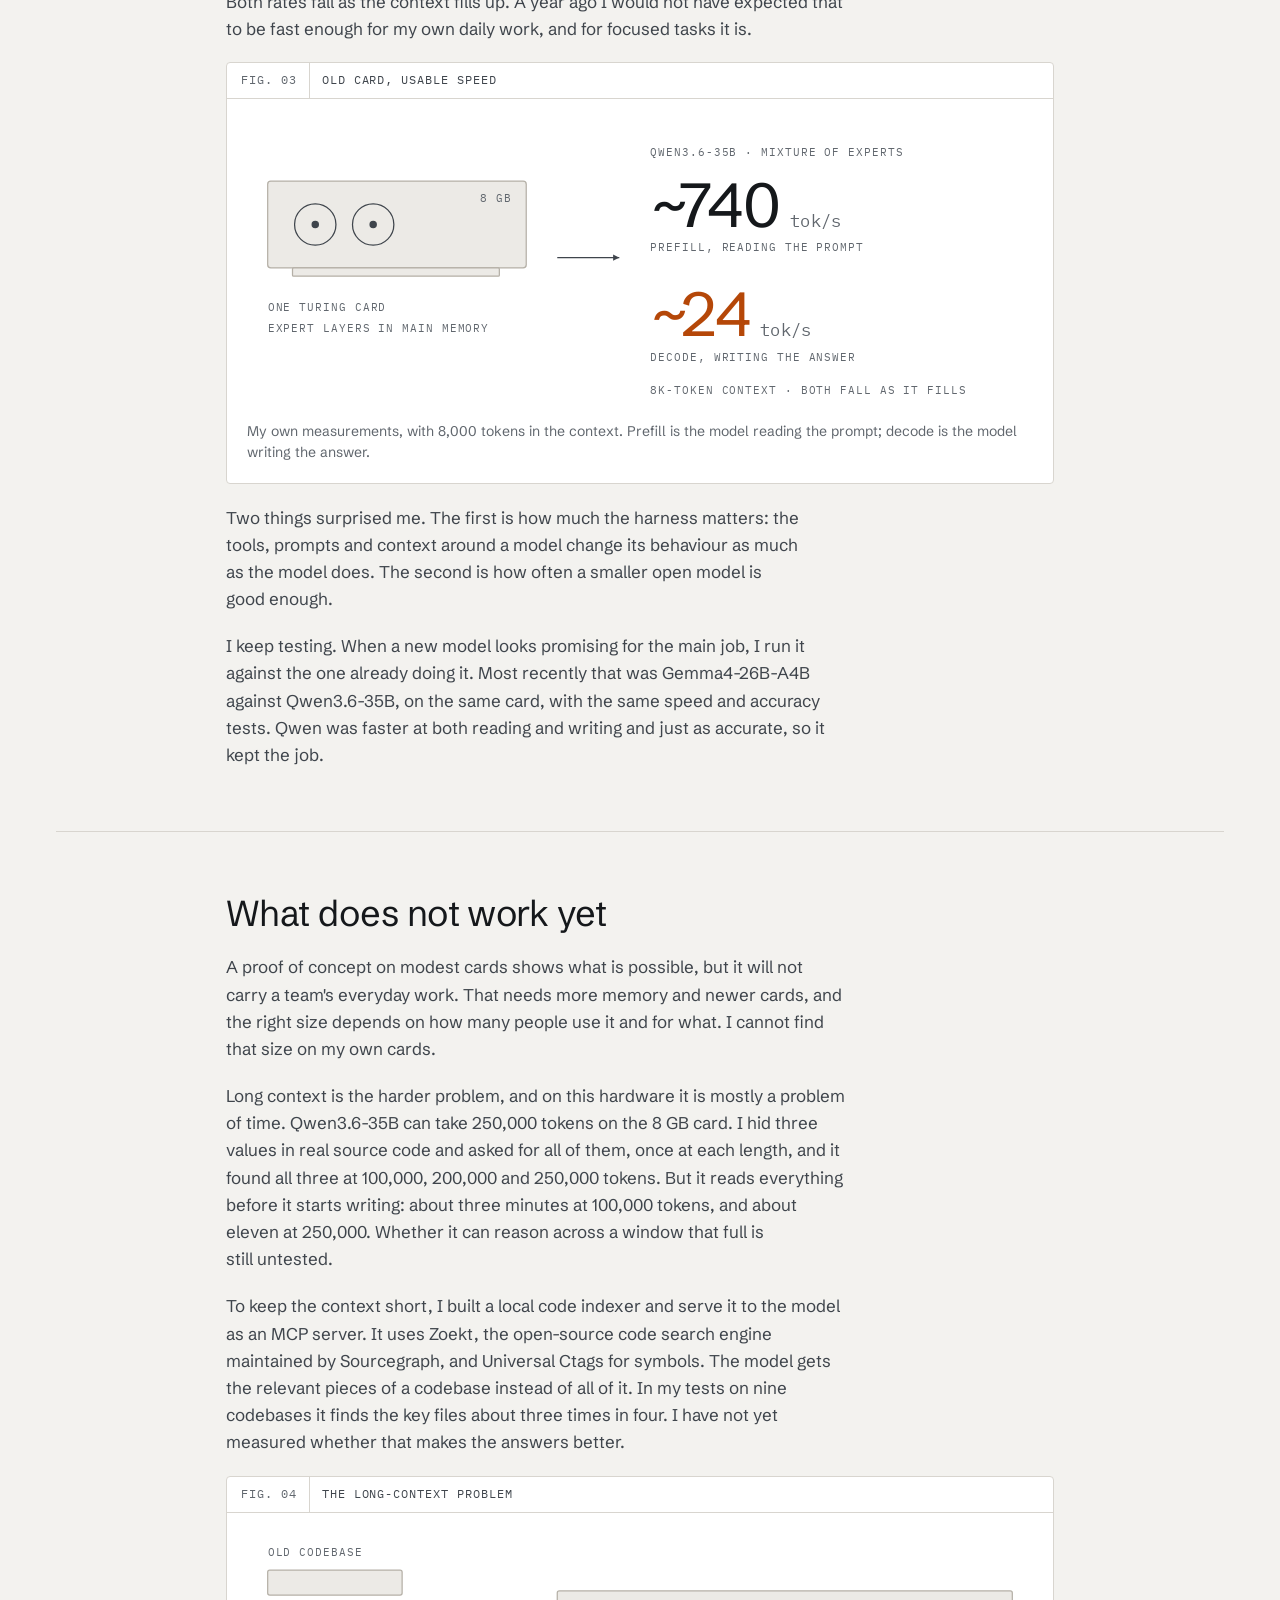
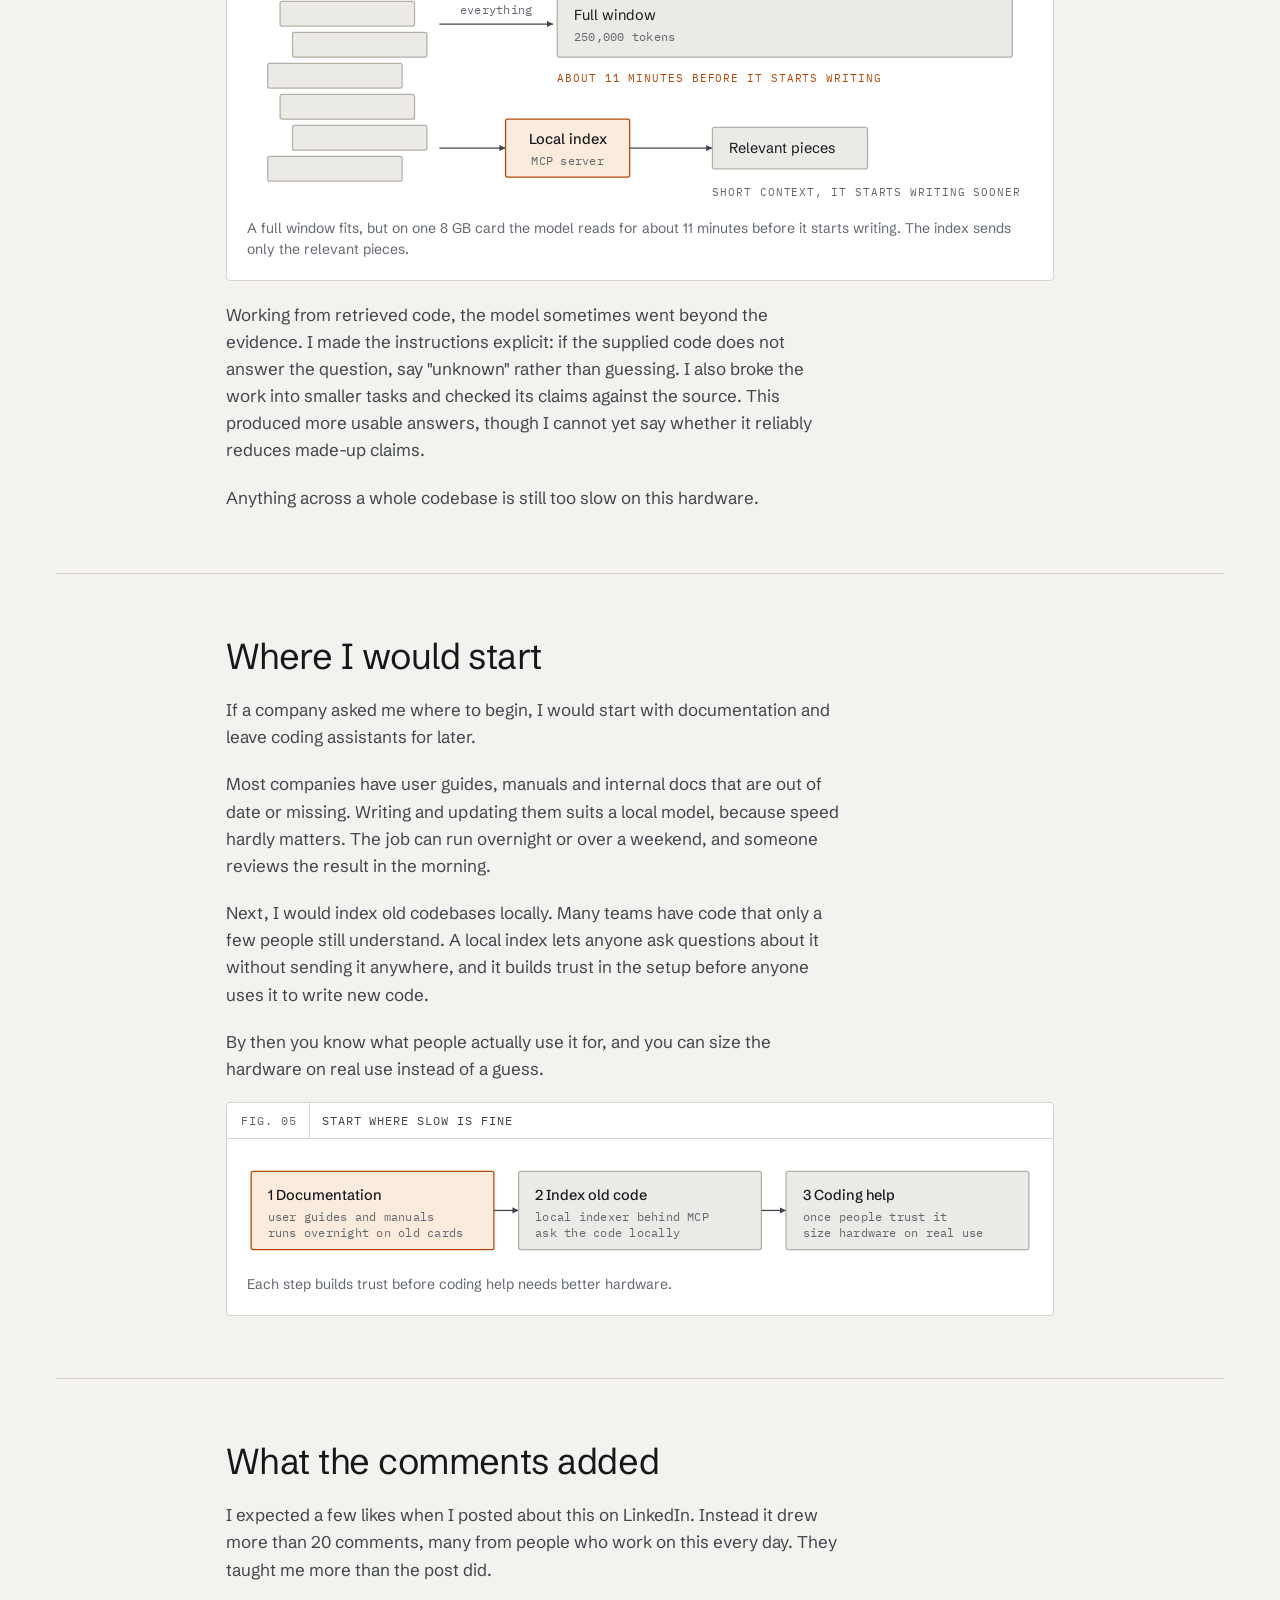
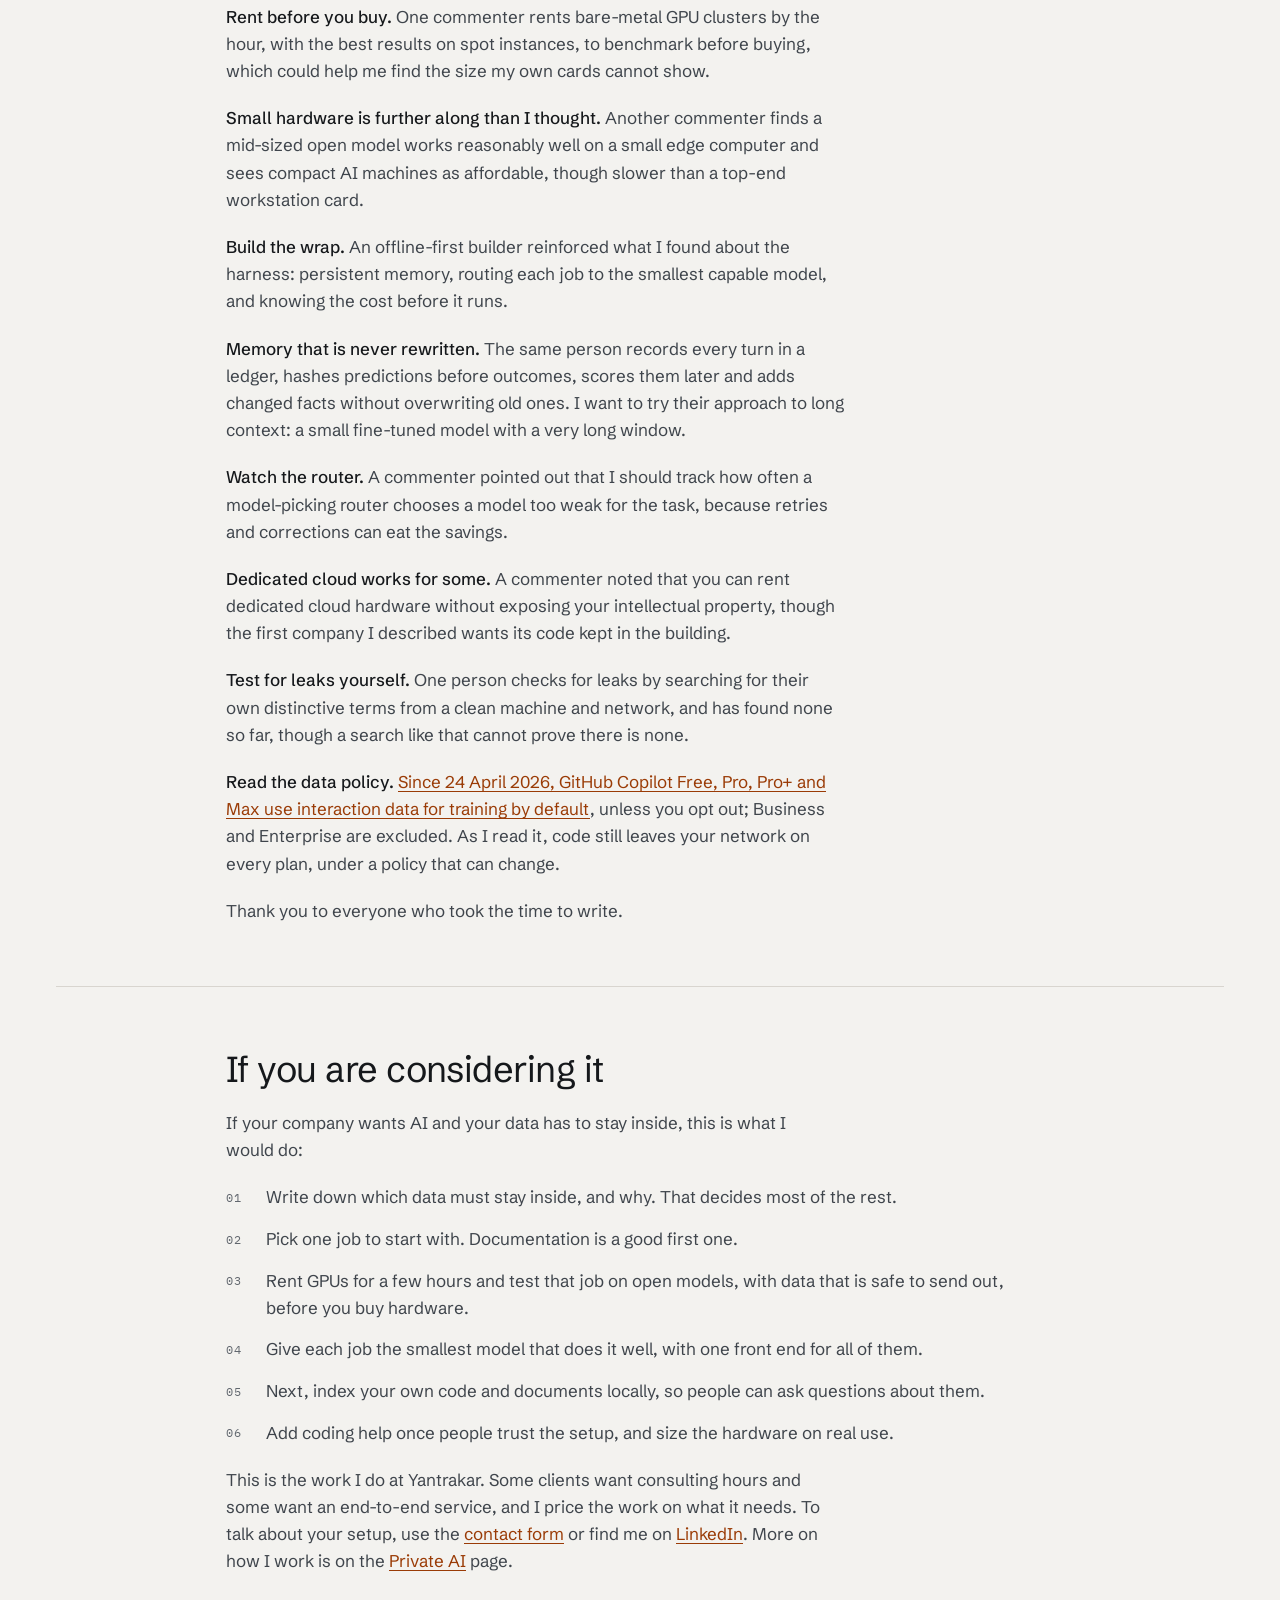
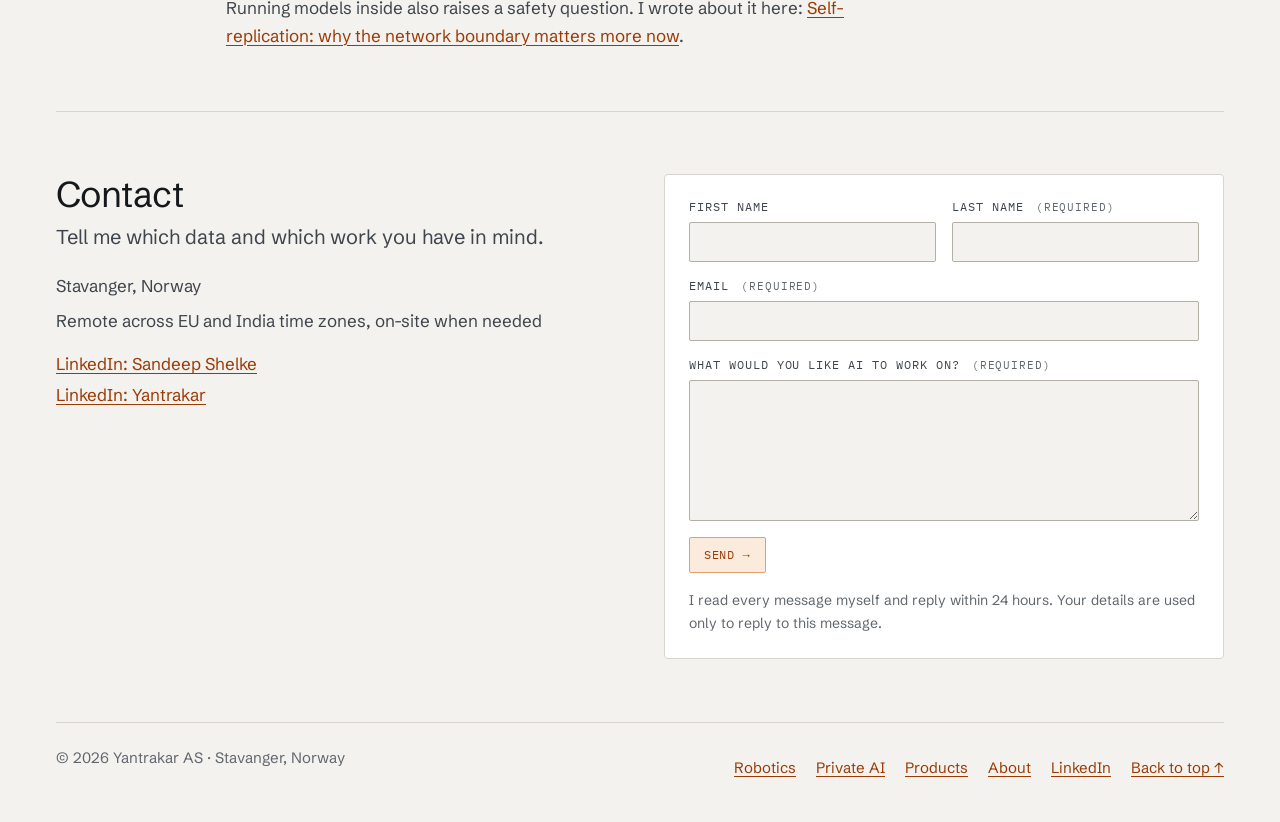
<file: running-ai-inside-your-network.html>
<!doctype html>
<html lang="en">
<head>
<meta charset="utf-8">
<meta name="viewport" content="width=device-width, initial-scale=1, viewport-fit=cover">
<title>Running AI inside your own network · Yantrakar</title>
<meta name="description" content="I share what runs on older cards, where long context falls short, and why I would start private AI with documentation and a local code index.">
<meta name="color-scheme" content="light dark">
<meta property="og:title" content="Running AI inside your own network · Yantrakar">
<meta property="og:description" content="I share what runs on older cards, where long context falls short, and why I would start private AI with documentation and a local code index.">
<meta property="og:url" content="https://yantrakar.com/running-ai-inside-your-network.html">
<link rel="canonical" href="https://yantrakar.com/running-ai-inside-your-network.html">
<meta property="og:type" content="article">
<meta property="og:site_name" content="Yantrakar">
<meta property="og:locale" content="en_GB">
<meta property="article:published_time" content="2026-10-21T01:27:00+02:00">
<meta property="article:author" content="https://www.linkedin.com/in/sandeepshelke/">
<meta property="og:image" content="https://yantrakar.com/assets/blog/private-ai-network/og.png">
<meta property="og:image:width" content="1200">
<meta property="og:image:height" content="630">
<meta name="twitter:card" content="summary_large_image">
<script>try{var t=localStorage.getItem("yk-theme");if(t==="light"||t==="dark")document.documentElement.setAttribute("data-theme",t)}catch(e){}</script>
<link rel="icon" href="favicon.svg" type="image/svg+xml">
<link rel="icon" href="favicon-32.png" sizes="32x32" type="image/png">
<link rel="apple-touch-icon" href="apple-touch-icon.png">
<link rel="preload" href="assets/fonts/schibsted-grotesk-latin.woff2" as="font" type="font/woff2" crossorigin>
<link rel="stylesheet" href="assets/fonts/fonts.css">
<link rel="stylesheet" href="styles.css">
<script src="site.js" defer></script>
<style>
/* Article page only. Move into styles.css if more articles follow. */
.art{max-width:860px}
.art-list{display:grid;gap:.5rem;padding-left:1.25rem;max-width:62ch}
</style>
<link rel="alternate" type="text/markdown" href="https://yantrakar.com/running-ai-inside-your-network.md">
<script type="application/ld+json">{"@context": "https://schema.org", "@type": "Article", "headline": "Running AI inside your own network: what I see so far", "description": "I share what runs on older cards, where long context falls short, and why I would start private AI with documentation and a local code index.", "datePublished": "2026-10-21T01:27:00+02:00", "dateModified": "2026-10-21T21:18:00+02:00", "author": {"@type": "Person", "@id": "https://yantrakar.com/about.html#sandeep", "name": "Sandeep Shelke", "url": "https://yantrakar.com/about.html", "sameAs": ["https://www.linkedin.com/in/sandeepshelke/"]}, "publisher": {"@type": "Organization", "@id": "https://yantrakar.com/#org", "name": "Yantrakar AS", "url": "https://yantrakar.com/"}, "image": "https://yantrakar.com/assets/blog/private-ai-network/og.png", "mainEntityOfPage": "https://yantrakar.com/running-ai-inside-your-network.html"}</script>
</head>
<body id="top">
<a class="skip" href="#main">Skip to content</a>
<header class="site-header">
<div class="wrap bar">
<a class="wordmark" href="/"><svg class="wm-mark" viewBox="0 0 26 26" width="18" height="18" aria-hidden="true" focusable="false"><path d="M2.00 2.00 L13.00 13.00 L24.00 2.00 M13.00 13.00 L13.00 24.00" fill="none" stroke="currentColor" stroke-width="3.2" stroke-linecap="square" stroke-linejoin="miter"/></svg>YANTRAKAR</a>
<a class="btn btn-primary btn-sm bar-cta" href="#contact">Contact</a>
<nav class="nav" aria-label="Main">
<ul>
<li><a href="robotics.html">Robotics</a></li>
<li><a href="private-ai.html">Private AI</a></li>
<li class="nav-optional"><a href="/#products">Products</a></li>
<li><a href="about.html">About</a></li>
<li class="nav-contact"><a class="btn btn-primary btn-sm" href="#contact">Contact</a></li>
</ul>
</nav>
<button class="theme-toggle" type="button" data-current="system" hidden><span data-icon="light"><svg viewBox="0 0 24 24" width="18" height="18" fill="none" stroke="currentColor" stroke-width="1.75" stroke-linecap="square" stroke-linejoin="miter" aria-hidden="true" focusable="false"><circle cx="12" cy="12" r="4"/><path d="M12 2.5v2.2M12 19.3v2.2M2.5 12h2.2M19.3 12h2.2M5.3 5.3l1.6 1.6M17.1 17.1l1.6 1.6M5.3 18.7l1.6-1.6M17.1 6.9l1.6-1.6"/></svg><span class="sr-only">Theme: Light</span></span><span data-icon="dark"><svg viewBox="0 0 24 24" width="18" height="18" fill="none" stroke="currentColor" stroke-width="1.75" stroke-linecap="square" stroke-linejoin="miter" aria-hidden="true" focusable="false"><path d="M20 14.2A8 8 0 0 1 9.8 4 8.2 8.2 0 1 0 20 14.2z"/></svg><span class="sr-only">Theme: Dark</span></span><span data-icon="system"><svg viewBox="0 0 24 24" width="18" height="18" fill="none" stroke="currentColor" stroke-width="1.75" stroke-linecap="square" stroke-linejoin="miter" aria-hidden="true" focusable="false"><rect x="3" y="4" width="18" height="12" rx="2"/><path d="M8.5 20h7M12 16v4"/></svg><span class="sr-only">Theme: System</span></span></button>
</div>
</header>
<main id="main">
<!-- article:start -->
<section class="hero" aria-labelledby="hero-h">
<div class="wrap">
<div class="hero-text">
<p class="eyebrow">FIELD NOTES · PRIVATE AI</p>
<h1 id="hero-h">Running AI inside your own network: what I see so far</h1>
<p class="lead">In the last few months, two companies asked me the same question: how do we use AI when our data has to stay inside? These are my notes from building an answer on older hardware, and from the people who commented when I first wrote about it on LinkedIn.</p>
<p class="mono-line">Sandeep Shelke · Stavanger · <time datetime="2026-10-21T01:27:00+02:00">21 Oct 2026</time></p>
<nav class="page-index" aria-label="On this page"><span class="pi"><a href="#short">01 In short</a> <span aria-hidden="true">·</span></span> <span class="pi"><a href="#why">02 Why</a> <span aria-hidden="true">·</span></span> <span class="pi"><a href="#models">03 Models</a> <span aria-hidden="true">·</span></span> <span class="pi"><a href="#limits">04 Limits</a> <span aria-hidden="true">·</span></span> <span class="pi"><a href="#start">05 Start</a> <span aria-hidden="true">·</span></span> <span class="pi"><a href="#comments">06 Comments</a> <span aria-hidden="true">·</span></span> <span class="pi"><a href="#consider">07 Steps</a></span></nav>
</div>
</div>
</section>

<section class="sec" id="short" aria-labelledby="short-h">
<div class="wrap stack art">
<h2 id="short-h">In short</h2>

<ul class="art-list">
<li>I run one model per job on older 6 or 8 GB cards: chat and coding, quick answers, images, search and short video, though video is slow and poor quality.</li>
<li>Long prompts take minutes on this hardware, whole-codebase work is still too slow, and a team's everyday work needs more memory and newer cards.</li>
<li>I would start with documentation, then a local index of old code, and size the hardware on real use.</li>
</ul>

</div>
</section>

<section class="sec" id="why" aria-labelledby="why-h">
<div class="wrap stack art">
<h2 id="why-h">Why companies want it</h2>

<p class="prose">The first company's algorithms are the core of its business. The company wants its engineers to use AI, and worries about that code ending up somewhere it should not. Its leadership and its IT provider reached the same answer: run it on-prem.</p>

<p class="prose">The second company wants to save cost, and to know today what AI will cost next month. Token bills are hard to predict. It also wants control over what goes into the model's context, and where it goes afterwards.</p>

<p class="prose">Both told me that stopping AI use is no longer an option. What they want to decide is where it runs.</p>

<figure class="fig">
<div class="fig-head"><span class="fig-no">FIG. 01</span><span class="fig-title">TWO REASONS TO RUN IT INSIDE</span></div>
<div class="fig-body cq">
<svg class="wv sw" viewBox="0 0 760 290" role="img" aria-labelledby="f01w-t f01w-d" xmlns="http://www.w3.org/2000/svg">
<title id="f01w-t">Two companies, two reasons to run AI inside the network</title>
<desc id="f01w-d">Company one: the code is the business. Its algorithms must not go to a hosted AI API. Company two: cost and control. Next month's token bill is unknown, and it wants to control what goes into the context and where it goes.</desc>
<text class="lbl-mono" x="20" y="22">Company one · the code is the business</text>
<rect class="frame" x="20" y="36" width="340" height="236" rx="4"/>
<text class="lbl-mono" x="36" y="60">Inside the building</text>
<rect class="box" x="44" y="104" width="112" height="140" rx="2"/>
<rect class="box" x="54" y="94" width="112" height="140" rx="2"/>
<rect class="box" x="64" y="84" width="112" height="140" rx="2"/>
<text class="lbl" x="120" y="112" text-anchor="middle">Algorithms</text>
<line class="ln" x1="80" y1="138" x2="160" y2="138" opacity=".35"/>
<line class="ln" x1="80" y1="156" x2="144" y2="156" opacity=".35"/>
<line class="ln" x1="80" y1="174" x2="154" y2="174" opacity=".35"/>
<line class="ln" x1="80" y1="192" x2="136" y2="192" opacity=".35"/>
<line class="ln" x1="80" y1="210" x2="150" y2="210" opacity=".35"/>
<text class="lbl-mono acc-raw" x="196" y="144">to a hosted API?</text>
<line class="ln-accent" x1="190" y1="158" x2="350" y2="158" stroke-dasharray="5 4"/>
<g><line class="ln-accent" x1="352" y1="150" x2="368" y2="166" stroke-width="2"/><line class="ln-accent" x1="352" y1="166" x2="368" y2="150" stroke-width="2"/></g>
<text class="lbl-mono" x="400" y="22">Company two · cost and control</text>
<rect class="box" x="400" y="36" width="340" height="236" rx="4"/>
<text class="lbl-mono" x="416" y="60">Token bill, next month</text>
<path class="ln" d="M500 186 A70 70 0 0 1 640 186" stroke-width="6" opacity=".45"/>
<g class="ln" opacity=".6"><line x1="511" y1="151" x2="520" y2="155"/><line x1="530" y1="128" x2="537" y2="135"/><line x1="557" y1="118" x2="559" y2="127"/><line x1="583" y1="118" x2="581" y2="127"/><line x1="610" y1="128" x2="603" y2="135"/><line x1="629" y1="151" x2="620" y2="155"/></g>
<text class="lbl acc-raw" x="570" y="186" text-anchor="middle" style="font-size:52px">?</text>
<text class="sub" x="570" y="226" text-anchor="middle">what goes into the context,</text>
<text class="sub" x="570" y="244" text-anchor="middle">and where it goes</text>
</svg>
<svg class="nv sw" viewBox="0 0 320 540" role="img" aria-labelledby="f01n-t f01n-d" xmlns="http://www.w3.org/2000/svg">
<title id="f01n-t">Two companies, two reasons to run AI inside the network</title>
<desc id="f01n-d">Company one: the code is the business. Its algorithms must not go to a hosted AI API. Company two: cost and control. Next month's token bill is unknown, and it wants to control what goes into the context and where it goes.</desc>
<text class="lbl-mono" x="20" y="18">Company one · the code</text>
<rect class="frame" x="20" y="30" width="280" height="210" rx="4"/>
<text class="lbl-mono" x="34" y="54">Inside the building</text>
<rect class="box" x="36" y="92" width="96" height="124" rx="2"/>
<rect class="box" x="44" y="84" width="96" height="124" rx="2"/>
<rect class="box" x="52" y="76" width="96" height="124" rx="2"/>
<text class="lbl" x="100" y="102" text-anchor="middle">Algorithms</text>
<line class="ln" x1="64" y1="126" x2="134" y2="126" opacity=".35"/>
<line class="ln" x1="64" y1="144" x2="120" y2="144" opacity=".35"/>
<line class="ln" x1="64" y1="162" x2="128" y2="162" opacity=".35"/>
<line class="ln" x1="64" y1="180" x2="112" y2="180" opacity=".35"/>
<text class="lbl-mono acc-raw" x="160" y="132">hosted API?</text>
<line class="ln-accent" x1="158" y1="146" x2="290" y2="146" stroke-dasharray="5 4"/>
<g><line class="ln-accent" x1="290" y1="139" x2="304" y2="153" stroke-width="2"/><line class="ln-accent" x1="290" y1="153" x2="304" y2="139" stroke-width="2"/></g>
<text class="lbl-mono" x="20" y="278">Company two · cost, control</text>
<rect class="box" x="20" y="290" width="280" height="236" rx="4"/>
<text class="lbl-mono" x="34" y="314">Token bill, next month</text>
<path class="ln" d="M100 436 A60 60 0 0 1 220 436" stroke-width="6" opacity=".45"/>
<g class="ln" opacity=".6"><line x1="110" y1="406" x2="118" y2="410"/><line x1="126" y1="386" x2="132" y2="392"/><line x1="149" y1="377" x2="151" y2="385"/><line x1="171" y1="377" x2="169" y2="385"/><line x1="194" y1="386" x2="188" y2="392"/><line x1="210" y1="406" x2="202" y2="410"/></g>
<text class="lbl acc-raw" x="160" y="436" text-anchor="middle" style="font-size:46px">?</text>
<text class="sub" x="160" y="476" text-anchor="middle">what goes into the context,</text>
<text class="sub" x="160" y="494" text-anchor="middle">and where it goes</text>
</svg>
<figcaption>One company protects its algorithms. The other wants a bill it can predict and control over its context.</figcaption>
</div>
</figure>

</div>
</section>

<section class="sec" id="models" aria-labelledby="models-h">
<div class="wrap stack art">
<h2 id="models-h">One model per job</h2>

<p class="prose">I run one model per job, each on a card of its own. Five run side by side:</p>

<ul class="art-list">
<li>Qwen3.6-35B, a mixture-of-experts model, for chat and coding.</li>
<li>Qwen3.5-4B, a small model for quick answers where speed matters more than depth.</li>
<li>The same Qwen3.5-4B with an image encoder added, for images and screenshots.</li>
<li>Qwen3-Embedding-0.6B, an embedding model for documents and search.</li>
<li>Wan 2.1, a small text-to-video model, for short clips. The quality is poor, and it is slow: a 2-second clip takes about 95 seconds on an 8 GB card, and took close to three minutes on a 6 GB card.</li>
</ul>

<p class="prose">People pick the model for their task in LibreChat, the main front end. Apart from video, the models sit behind one local router on a single address. The router passes each request to the card that serves the model it names. It does not choose a model by itself. The video model is connected as an MCP tool instead, so the model a person has chosen can call it to make a clip. Putting video behind the same address, on its own path, is the next step.</p>

<figure class="fig">
<div class="fig-head"><span class="fig-no">FIG. 02</span><span class="fig-title">FIVE MODELS, FIVE CARDS</span></div>
<div class="fig-body cq">
<svg class="wv sw" viewBox="0 0 760 360" role="img" aria-labelledby="f02w-t f02w-d" xmlns="http://www.w3.org/2000/svg">
<title id="f02w-t">Five models on five cards, all inside the network</title>
<desc id="f02w-d">People use LibreChat as the main chat front end and pick a model there. Each model has a card of its own. The chat, vision and embedding models sit behind one local router on a single address, which passes each request to the card that serves the model it names: Qwen3.6-35B for chat and coding at about 24 tokens per second, Qwen3.5-4B for fast answers, the same Qwen3.5-4B with an image encoder for images and screenshots, and Qwen3-Embedding-0.6B for documents and search. The Wan 2.1 video model, for short clips, sits beside the router as an MCP tool that the chosen model can call. Everything sits inside the company network on older 6 and 8 GB cards. Nothing leaves.</desc>
<defs><marker id="f02w-m" viewBox="0 0 10 10" refX="10" refY="5" markerWidth="6" markerHeight="6" markerUnits="userSpaceOnUse" orient="auto"><path class="arrow" d="M0 0L10 5L0 10z"/></marker></defs>
<rect class="frame" x="4" y="4" width="752" height="320" rx="4"/>
<text class="lbl-mono" x="20" y="27">Company network · older 6 and 8 GB cards</text>
<rect class="box" x="20" y="124" width="100" height="56" rx="2"/>
<text class="lbl" x="70" y="157" text-anchor="middle">People</text>
<line class="ln" x1="120" y1="152" x2="150" y2="152" marker-end="url(#f02w-m)"/>
<rect class="box" x="150" y="124" width="120" height="56" rx="2"/>
<text class="lbl" x="210" y="147" text-anchor="middle">LibreChat</text>
<text class="sub" x="210" y="166" text-anchor="middle">pick a model</text>
<line class="ln" x1="270" y1="152" x2="300" y2="152" marker-end="url(#f02w-m)"/>
<rect class="box-accent" x="300" y="124" width="150" height="56" rx="2"/>
<text class="lbl lbl-strong" x="316" y="147">Local router</text>
<text class="sub" x="316" y="166">one address</text>
<line class="ln" x1="450" y1="152" x2="480" y2="152"/>
<line class="ln" x1="480" y1="71" x2="480" y2="233"/>
<line class="ln" x1="480" y1="71" x2="520" y2="71" marker-end="url(#f02w-m)"/>
<line class="ln" x1="480" y1="125" x2="520" y2="125" marker-end="url(#f02w-m)"/>
<line class="ln" x1="480" y1="179" x2="520" y2="179" marker-end="url(#f02w-m)"/>
<line class="ln" x1="480" y1="233" x2="520" y2="233" marker-end="url(#f02w-m)"/>
<line class="ln" x1="210" y1="180" x2="210" y2="287" stroke-dasharray="4 4"/>
<line class="ln" x1="210" y1="287" x2="520" y2="287" stroke-dasharray="4 4" marker-end="url(#f02w-m)"/>
<rect class="box" x="520" y="48" width="220" height="46" rx="2"/>
<text class="lbl" x="536" y="68">Qwen3.6-35B (MoE)</text>
<text class="sub" x="536" y="85">chat and coding, ~24 tok/s</text>
<rect class="box" x="520" y="102" width="220" height="46" rx="2"/>
<text class="lbl" x="536" y="122">Qwen3.5-4B</text>
<text class="sub" x="536" y="139">fast answers</text>
<rect class="box" x="520" y="156" width="220" height="46" rx="2"/>
<text class="lbl" x="536" y="176">Qwen3.5-4B + vision</text>
<text class="sub" x="536" y="193">images and screenshots</text>
<rect class="box" x="520" y="210" width="220" height="46" rx="2"/>
<text class="lbl" x="536" y="230">Qwen3-Embedding-0.6B</text>
<text class="sub" x="536" y="247">documents and search</text>
<rect class="box" x="520" y="264" width="220" height="46" rx="2"/>
<text class="lbl" x="536" y="284">Wan 2.1 video · MCP tool</text>
<text class="sub" x="536" y="301">called by the chosen model</text>
<text class="lbl-mono acc-raw" x="756" y="348" text-anchor="end">Nothing leaves</text>
<g><line class="ln-accent" x1="633" y1="339" x2="643" y2="349"/><line class="ln-accent" x1="633" y1="349" x2="643" y2="339"/></g>
</svg>
<svg class="nv sw" viewBox="0 0 320 560" role="img" aria-labelledby="f02n-t f02n-d" xmlns="http://www.w3.org/2000/svg">
<title id="f02n-t">Five models on five cards, all inside the network</title>
<desc id="f02n-d">People use LibreChat as the main chat front end and pick a model there. Each model has a card of its own. The chat, vision and embedding models sit behind one local router on a single address, which passes each request to the card that serves the model it names: Qwen3.6-35B for chat and coding at about 24 tokens per second, Qwen3.5-4B for fast answers, the same Qwen3.5-4B with an image encoder for images and screenshots, and Qwen3-Embedding-0.6B for documents and search. The Wan 2.1 video model, for short clips, sits beside the router as an MCP tool that the chosen model can call. Everything sits inside the company network on older 6 and 8 GB cards. Nothing leaves.</desc>
<defs><marker id="f02n-m" viewBox="0 0 10 10" refX="10" refY="5" markerWidth="6" markerHeight="6" markerUnits="userSpaceOnUse" orient="auto"><path class="arrow" d="M0 0L10 5L0 10z"/></marker></defs>
<rect class="frame" x="4" y="4" width="312" height="512" rx="4"/>
<text class="lbl-mono" x="18" y="27">Company network</text>
<rect class="box" x="20" y="44" width="280" height="40" rx="2"/>
<text class="lbl" x="160" y="69" text-anchor="middle">People</text>
<line class="ln" x1="160" y1="84" x2="160" y2="100" marker-end="url(#f02n-m)"/>
<rect class="box" x="20" y="100" width="280" height="40" rx="2"/>
<text class="lbl" x="160" y="125" text-anchor="middle">LibreChat · pick a model</text>
<line class="ln" x1="160" y1="140" x2="160" y2="156" marker-end="url(#f02n-m)"/>
<rect class="box-accent" x="20" y="156" width="270" height="40" rx="2"/>
<text class="lbl lbl-strong" x="36" y="181">Local router · one address</text>
<line class="ln" x1="34" y1="196" x2="34" y2="407"/>
<line class="ln" x1="34" y1="239" x2="56" y2="239" marker-end="url(#f02n-m)"/>
<rect class="box" x="56" y="216" width="234" height="46" rx="2"/>
<text class="lbl" x="72" y="236">Qwen3.6-35B (MoE)</text>
<text class="sub" x="72" y="253">chat and coding, ~24 tok/s</text>
<line class="ln" x1="34" y1="295" x2="56" y2="295" marker-end="url(#f02n-m)"/>
<rect class="box" x="56" y="272" width="234" height="46" rx="2"/>
<text class="lbl" x="72" y="292">Qwen3.5-4B</text>
<text class="sub" x="72" y="309">fast answers</text>
<line class="ln" x1="34" y1="351" x2="56" y2="351" marker-end="url(#f02n-m)"/>
<rect class="box" x="56" y="328" width="234" height="46" rx="2"/>
<text class="lbl" x="72" y="348">Qwen3.5-4B + vision</text>
<text class="sub" x="72" y="365">images and screenshots</text>
<line class="ln" x1="34" y1="407" x2="56" y2="407" marker-end="url(#f02n-m)"/>
<rect class="box" x="56" y="384" width="234" height="46" rx="2"/>
<text class="lbl" x="72" y="404">Qwen3-Embedding-0.6B</text>
<text class="sub" x="72" y="421">documents and search</text>
<line class="ln" x1="300" y1="120" x2="306" y2="120" stroke-dasharray="4 4"/>
<line class="ln" x1="306" y1="120" x2="306" y2="463" stroke-dasharray="4 4"/>
<line class="ln" x1="306" y1="463" x2="290" y2="463" stroke-dasharray="4 4" marker-end="url(#f02n-m)"/>
<rect class="box" x="56" y="440" width="234" height="46" rx="2"/>
<text class="lbl" x="72" y="460">Wan 2.1 video · MCP tool</text>
<text class="sub" x="72" y="477">called by the chosen model</text>
<text class="lbl-mono" x="18" y="506">Older 6 and 8 GB cards</text>
<text class="lbl-mono acc-raw" x="316" y="544" text-anchor="end">Nothing leaves</text>
<g><line class="ln-accent" x1="193" y1="535" x2="203" y2="545"/><line class="ln-accent" x1="193" y1="545" x2="203" y2="535"/></g>
</svg>
<figcaption>People pick a model in LibreChat, and every card is inside the company network.</figcaption>
</div>
</figure>

<p class="prose">None of this runs on new hardware. The cards are Pascal and Turing generation, with 6 or 8 GB of memory each. Qwen3.6-35B runs on a single 8 GB card. Only about 3B of its parameters are active for each token, so its expert layers can sit in the machine's main memory while the card holds the rest. With 8,000 tokens in its context it reads at about 740 tokens per second and writes its answer at about 24. At 100,000 tokens it still reads at about 560. Both rates fall as the context fills up. A year ago I would not have expected that to be fast enough for my own daily work, and for focused tasks it is.</p>

<figure class="fig">
<div class="fig-head"><span class="fig-no">FIG. 03</span><span class="fig-title">OLD CARD, USABLE SPEED</span></div>
<div class="fig-body cq">
<svg class="wv sw" viewBox="0 0 760 280" role="img" aria-labelledby="f03w-t f03w-d" xmlns="http://www.w3.org/2000/svg">
<title id="f03w-t">One older 8 GB card runs Qwen3.6-35B at usable speed</title>
<desc id="f03w-d">One older 8 GB Turing card runs Qwen3.6-35B, a mixture-of-experts model, with its expert layers in the machine's main memory. With 8,000 tokens in the context it reads the prompt at about 740 tokens per second (prefill) and writes the answer at about 24 tokens per second (decode). Both rates fall as the context fills up. My own measurements.</desc>
<defs><marker id="f03w-m" viewBox="0 0 10 10" refX="10" refY="5" markerWidth="6" markerHeight="6" markerUnits="userSpaceOnUse" orient="auto"><path class="arrow" d="M0 0L10 5L0 10z"/></marker></defs>
<rect class="box" x="20" y="60" width="250" height="84" rx="3"/>
<rect class="box" x="44" y="144" width="200" height="8" rx="1"/>
<circle class="ln" cx="66" cy="102" r="20"/><circle class="dot" cx="66" cy="102" r="3"/>
<circle class="ln" cx="122" cy="102" r="20"/><circle class="dot" cx="122" cy="102" r="3"/>
<text class="lbl-mono" x="256" y="80" text-anchor="end">8 GB</text>
<text class="lbl-mono" x="20" y="186">One Turing card</text>
<text class="lbl-mono" x="20" y="206">Expert layers in main memory</text>
<line class="ln" x1="300" y1="134" x2="360" y2="134" marker-end="url(#f03w-m)"/>
<text class="lbl-mono" x="390" y="36">Qwen3.6-35B · mixture of experts</text>
<text class="lbl" x="390" y="104" style="font-size:60px">~740</text>
<text class="sub" x="525" y="104" style="font-size:16px">tok/s</text>
<text class="lbl-mono" x="390" y="128">Prefill, reading the prompt</text>
<text class="lbl acc-raw" x="390" y="210" style="font-size:60px">~24</text>
<text class="sub" x="496" y="210" style="font-size:16px">tok/s</text>
<text class="lbl-mono" x="390" y="234">Decode, writing the answer</text>
<text class="lbl-mono" x="390" y="266">8k-token context · both fall as it fills</text>
</svg>
<svg class="nv sw" viewBox="0 0 320 410" role="img" aria-labelledby="f03n-t f03n-d" xmlns="http://www.w3.org/2000/svg">
<title id="f03n-t">One older 8 GB card runs Qwen3.6-35B at usable speed</title>
<desc id="f03n-d">One older 8 GB Turing card runs Qwen3.6-35B, a mixture-of-experts model, with its expert layers in the machine's main memory. With 8,000 tokens in the context it reads the prompt at about 740 tokens per second (prefill) and writes the answer at about 24 tokens per second (decode). Both rates fall as the context fills up. My own measurements.</desc>
<rect class="box" x="20" y="16" width="134" height="64" rx="3"/>
<rect class="box" x="34" y="80" width="106" height="6" rx="1"/>
<circle class="ln" cx="46" cy="52" r="14"/><circle class="dot" cx="46" cy="52" r="2.5"/>
<circle class="ln" cx="84" cy="52" r="14"/><circle class="dot" cx="84" cy="52" r="2.5"/>
<text class="lbl-mono" x="146" y="32" text-anchor="end">8 GB</text>
<text class="lbl-mono" x="170" y="44">One Turing card</text>
<text class="lbl-mono" x="170" y="62">Experts in</text>
<text class="lbl-mono" x="170" y="78">main memory</text>
<line class="ln" x1="20" y1="110" x2="300" y2="110" opacity=".4"/>
<text class="lbl-mono" x="20" y="140">Qwen3.6-35B · MoE</text>
<text class="lbl" x="20" y="200" style="font-size:52px">~740</text>
<text class="sub" x="138" y="200" style="font-size:15px">tok/s</text>
<text class="lbl-mono" x="20" y="224">Prefill, reading the prompt</text>
<text class="lbl acc-raw" x="20" y="298" style="font-size:52px">~24</text>
<text class="sub" x="113" y="298" style="font-size:15px">tok/s</text>
<text class="lbl-mono" x="20" y="322">Decode, writing the answer</text>
<text class="lbl-mono" x="20" y="362">8k-token context</text>
<text class="lbl-mono" x="20" y="382">Both fall as it fills</text>
</svg>
<figcaption>My own measurements, with 8,000 tokens in the context. Prefill is the model reading the prompt; decode is the model writing the answer.</figcaption>
</div>
</figure>

<p class="prose">Two things surprised me. The first is how much the harness matters: the tools, prompts and context around a model change its behaviour as much as the model does. The second is how often a smaller open model is good enough.</p>

<p class="prose">I keep testing. When a new model looks promising for the main job, I run it against the one already doing it. Most recently that was Gemma4-26B-A4B against Qwen3.6-35B, on the same card, with the same speed and accuracy tests. Qwen was faster at both reading and writing and just as accurate, so it kept the job.</p>

</div>
</section>

<section class="sec" id="limits" aria-labelledby="limits-h">
<div class="wrap stack art">
<h2 id="limits-h">What does not work yet</h2>

<p class="prose">A proof of concept on modest cards shows what is possible, but it will not carry a team's everyday work. That needs more memory and newer cards, and the right size depends on how many people use it and for what. I cannot find that size on my own cards.</p>

<p class="prose">Long context is the harder problem, and on this hardware it is mostly a problem of time. Qwen3.6-35B can take 250,000 tokens on the 8 GB card. I hid three values in real source code and asked for all of them, once at each length, and it found all three at 100,000, 200,000 and 250,000 tokens. But it reads everything before it starts writing: about three minutes at 100,000 tokens, and about eleven at 250,000. Whether it can reason across a window that full is still untested.</p>

<p class="prose">To keep the context short, I built a local code indexer and serve it to the model as an MCP server. It uses Zoekt, the open-source code search engine maintained by Sourcegraph, and Universal Ctags for symbols. The model gets the relevant pieces of a codebase instead of all of it. In my tests on nine codebases it finds the key files about three times in four. I have not yet measured whether that makes the answers better.</p>

<figure class="fig">
<div class="fig-head"><span class="fig-no">FIG. 04</span><span class="fig-title">THE LONG-CONTEXT PROBLEM</span></div>
<div class="fig-body cq">
<svg class="wv sw" viewBox="0 0 760 264" role="img" aria-labelledby="f04w-t f04w-d" xmlns="http://www.w3.org/2000/svg">
<title id="f04w-t">A full context window takes minutes to read; a local index sends only the relevant pieces</title>
<desc id="f04w-d">An old codebase can go into the model's context window in full. At 250,000 tokens, one 8 GB card reads for about 11 minutes before the model starts writing. A local index, served as an MCP server, sends only the relevant pieces, so the context stays short and the model starts writing sooner.</desc>
<defs><marker id="f04w-m" viewBox="0 0 10 10" refX="10" refY="5" markerWidth="6" markerHeight="6" markerUnits="userSpaceOnUse" orient="auto"><path class="arrow" d="M0 0L10 5L0 10z"/></marker></defs>
<text class="lbl-mono" x="20" y="22">Old codebase</text>
<rect class="box" x="20" y="36" width="130" height="24" rx="2"/>
<rect class="box" x="32" y="66" width="130" height="24" rx="2"/>
<rect class="box" x="44" y="96" width="130" height="24" rx="2"/>
<rect class="box" x="20" y="126" width="130" height="24" rx="2"/>
<rect class="box" x="32" y="156" width="130" height="24" rx="2"/>
<rect class="box" x="44" y="186" width="130" height="24" rx="2"/>
<rect class="box" x="20" y="216" width="130" height="24" rx="2"/>
<line class="ln" x1="186" y1="88" x2="296" y2="88" marker-end="url(#f04w-m)"/>
<text class="sub" x="241" y="78" text-anchor="middle">everything</text>
<rect class="box" x="300" y="56" width="440" height="64" rx="2"/>
<text class="lbl" x="316" y="84">Full window</text>
<text class="sub" x="316" y="104">250,000 tokens</text>
<text class="lbl-mono acc-raw" x="300" y="144">About 11 minutes before it starts writing</text>
<line class="ln" x1="186" y1="208" x2="250" y2="208" marker-end="url(#f04w-m)"/>
<rect class="box-accent" x="250" y="180" width="120" height="56" rx="2"/>
<text class="lbl lbl-strong" x="310" y="204" text-anchor="middle">Local index</text>
<text class="sub" x="310" y="224" text-anchor="middle">MCP server</text>
<line class="ln" x1="370" y1="208" x2="450" y2="208" marker-end="url(#f04w-m)"/>
<rect class="box" x="450" y="188" width="150" height="40" rx="2"/>
<text class="lbl" x="466" y="213">Relevant pieces</text>
<text class="lbl-mono" x="450" y="254">Short context, it starts writing sooner</text>
</svg>
<svg class="nv sw" viewBox="0 0 320 456" role="img" aria-labelledby="f04n-t f04n-d" xmlns="http://www.w3.org/2000/svg">
<title id="f04n-t">A full context window takes minutes to read; a local index sends only the relevant pieces</title>
<desc id="f04n-d">An old codebase can go into the model's context window in full. At 250,000 tokens, one 8 GB card reads for about 11 minutes before the model starts writing. A local index, served as an MCP server, sends only the relevant pieces, so the context stays short and the model starts writing sooner.</desc>
<defs><marker id="f04n-m" viewBox="0 0 10 10" refX="10" refY="5" markerWidth="6" markerHeight="6" markerUnits="userSpaceOnUse" orient="auto"><path class="arrow" d="M0 0L10 5L0 10z"/></marker></defs>
<text class="lbl-mono" x="20" y="18">Old codebase</text>
<rect class="box" x="20" y="30" width="130" height="20" rx="2"/>
<rect class="box" x="170" y="30" width="130" height="20" rx="2"/>
<rect class="box" x="20" y="56" width="130" height="20" rx="2"/>
<rect class="box" x="170" y="56" width="130" height="20" rx="2"/>
<rect class="box" x="20" y="82" width="130" height="20" rx="2"/>
<rect class="box" x="170" y="82" width="130" height="20" rx="2"/>
<text class="sub" x="20" y="130">Everything:</text>
<rect class="box" x="20" y="140" width="280" height="56" rx="2"/>
<text class="lbl" x="34" y="164">Full window</text>
<text class="sub" x="34" y="184">250,000 tokens</text>
<text class="lbl-mono acc-raw" x="20" y="218">About 11 minutes before</text>
<text class="lbl-mono acc-raw" x="20" y="236">it starts writing</text>
<line class="ln" x1="20" y1="256" x2="300" y2="256" opacity=".4"/>
<text class="sub" x="20" y="280">Or through the index:</text>
<rect class="box-accent" x="20" y="292" width="280" height="52" rx="2"/>
<text class="lbl lbl-strong" x="160" y="315" text-anchor="middle">Local index</text>
<text class="sub" x="160" y="334" text-anchor="middle">MCP server</text>
<line class="ln" x1="160" y1="344" x2="160" y2="372" marker-end="url(#f04n-m)"/>
<text class="sub" x="172" y="362">relevant pieces</text>
<rect class="box" x="90" y="372" width="140" height="40" rx="2"/>
<text class="lbl" x="160" y="397" text-anchor="middle">Short context</text>
<text class="lbl-mono" x="20" y="440">It starts writing sooner</text>
</svg>
<figcaption>A full window fits, but on one 8 GB card the model reads for about 11 minutes before it starts writing. The index sends only the relevant pieces.</figcaption>
</div>
</figure>

<p class="prose">Working from retrieved code, the model sometimes went beyond the evidence. I made the instructions explicit: if the supplied code does not answer the question, say "unknown" rather than guessing. I also broke the work into smaller tasks and checked its claims against the source. This produced more usable answers, though I cannot yet say whether it reliably reduces made-up claims.</p>

<p class="prose">Anything across a whole codebase is still too slow on this hardware.</p>

</div>
</section>

<section class="sec" id="start" aria-labelledby="start-h">
<div class="wrap stack art">
<h2 id="start-h">Where I would start</h2>

<p class="prose">If a company asked me where to begin, I would start with documentation and leave coding assistants for later.</p>

<p class="prose">Most companies have user guides, manuals and internal docs that are out of date or missing. Writing and updating them suits a local model, because speed hardly matters. The job can run overnight or over a weekend, and someone reviews the result in the morning.</p>

<p class="prose">Next, I would index old codebases locally. Many teams have code that only a few people still understand. A local index lets anyone ask questions about it without sending it anywhere, and it builds trust in the setup before anyone uses it to write new code.</p>

<p class="prose">By then you know what people actually use it for, and you can size the hardware on real use instead of a guess.</p>

<figure class="fig">
<div class="fig-head"><span class="fig-no">FIG. 05</span><span class="fig-title">START WHERE SLOW IS FINE</span></div>
<div class="fig-body cq">
<svg class="wv sw" viewBox="0 0 764 100" role="img" aria-labelledby="f05w-t f05w-d" xmlns="http://www.w3.org/2000/svg">
<title id="f05w-t">Start where slow is fine</title>
<desc id="f05w-d">Three steps in order. One: documentation, user guides and manuals, which can run overnight on old cards. Two: index old code with a local indexer behind MCP, so people can ask the code locally. Three: coding help, once people trust the setup, with hardware sized on real use.</desc>
<defs><marker id="f05w-m" viewBox="0 0 10 10" refX="10" refY="5" markerWidth="6" markerHeight="6" markerUnits="userSpaceOnUse" orient="auto"><path class="arrow" d="M0 0L10 5L0 10z"/></marker></defs>
<rect class="box-accent" x="4" y="12" width="236" height="76" rx="2"/>
<text class="lbl lbl-strong" x="20" y="40">1  Documentation</text>
<text class="sub" x="20" y="60">user guides and manuals</text>
<text class="sub" x="20" y="76">runs overnight on old cards</text>
<line class="ln" x1="240" y1="50" x2="264" y2="50" marker-end="url(#f05w-m)"/>
<rect class="box" x="264" y="12" width="236" height="76" rx="2"/>
<text class="lbl lbl-strong" x="280" y="40">2  Index old code</text>
<text class="sub" x="280" y="60">local indexer behind MCP</text>
<text class="sub" x="280" y="76">ask the code locally</text>
<line class="ln" x1="500" y1="50" x2="524" y2="50" marker-end="url(#f05w-m)"/>
<rect class="box" x="524" y="12" width="236" height="76" rx="2"/>
<text class="lbl lbl-strong" x="540" y="40">3  Coding help</text>
<text class="sub" x="540" y="60">once people trust it</text>
<text class="sub" x="540" y="76">size hardware on real use</text>
</svg>
<svg class="nv sw" viewBox="0 0 320 308" role="img" aria-labelledby="f05n-t f05n-d" xmlns="http://www.w3.org/2000/svg">
<title id="f05n-t">Start where slow is fine</title>
<desc id="f05n-d">Three steps in order. One: documentation, user guides and manuals, which can run overnight on old cards. Two: index old code with a local indexer behind MCP, so people can ask the code locally. Three: coding help, once people trust the setup, with hardware sized on real use.</desc>
<defs><marker id="f05n-m" viewBox="0 0 10 10" refX="10" refY="5" markerWidth="6" markerHeight="6" markerUnits="userSpaceOnUse" orient="auto"><path class="arrow" d="M0 0L10 5L0 10z"/></marker></defs>
<rect class="box-accent" x="20" y="8" width="280" height="76" rx="2"/>
<text class="lbl lbl-strong" x="36" y="36">1  Documentation</text>
<text class="sub" x="36" y="56">user guides and manuals</text>
<text class="sub" x="36" y="72">runs overnight on old cards</text>
<line class="ln" x1="160" y1="84" x2="160" y2="116" marker-end="url(#f05n-m)"/>
<rect class="box" x="20" y="116" width="280" height="76" rx="2"/>
<text class="lbl lbl-strong" x="36" y="144">2  Index old code</text>
<text class="sub" x="36" y="164">local indexer behind MCP</text>
<text class="sub" x="36" y="180">ask the code locally</text>
<line class="ln" x1="160" y1="192" x2="160" y2="224" marker-end="url(#f05n-m)"/>
<rect class="box" x="20" y="224" width="280" height="76" rx="2"/>
<text class="lbl lbl-strong" x="36" y="252">3  Coding help</text>
<text class="sub" x="36" y="272">once people trust it</text>
<text class="sub" x="36" y="288">size hardware on real use</text>
</svg>
<figcaption>Each step builds trust before coding help needs better hardware.</figcaption>
</div>
</figure>

</div>
</section>

<section class="sec" id="comments" aria-labelledby="comments-h">
<div class="wrap stack art">
<h2 id="comments-h">What the comments added</h2>

<p class="prose">I expected a few likes when I posted about this on LinkedIn. Instead it drew more than 20 comments, many from people who work on this every day. They taught me more than the post did.</p>

<p class="prose"><strong>Rent before you buy.</strong> One commenter rents bare-metal GPU clusters by the hour, with the best results on spot instances, to benchmark before buying, which could help me find the size my own cards cannot show.</p>

<p class="prose"><strong>Small hardware is further along than I thought.</strong> Another commenter finds a mid-sized open model works reasonably well on a small edge computer and sees compact AI machines as affordable, though slower than a top-end workstation card.</p>

<p class="prose"><strong>Build the wrap.</strong> An offline-first builder reinforced what I found about the harness: persistent memory, routing each job to the smallest capable model, and knowing the cost before it runs.</p>

<p class="prose"><strong>Memory that is never rewritten.</strong> The same person records every turn in a ledger, hashes predictions before outcomes, scores them later and adds changed facts without overwriting old ones. I want to try their approach to long context: a small fine-tuned model with a very long window.</p>

<p class="prose"><strong>Watch the router.</strong> A commenter pointed out that I should track how often a model-picking router chooses a model too weak for the task, because retries and corrections can eat the savings.</p>

<p class="prose"><strong>Dedicated cloud works for some.</strong> A commenter noted that you can rent dedicated cloud hardware without exposing your intellectual property, though the first company I described wants its code kept in the building.</p>

<p class="prose"><strong>Test for leaks yourself.</strong> One person checks for leaks by searching for their own distinctive terms from a clean machine and network, and has found none so far, though a search like that cannot prove there is none.</p>

<p class="prose"><strong>Read the data policy.</strong> <a href="https://docs.github.com/en/copilot/how-tos/manage-your-account/manage-policies" rel="noopener">Since 24 April 2026, GitHub Copilot Free, Pro, Pro+ and Max use interaction data for training by default</a>, unless you opt out; Business and Enterprise are excluded. As I read it, code still leaves your network on every plan, under a policy that can change.</p>

<p class="prose">Thank you to everyone who took the time to write.</p>

</div>
</section>

<section class="sec" id="consider" aria-labelledby="consider-h">
<div class="wrap stack art">
<h2 id="consider-h">If you are considering it</h2>

<p class="prose">If your company wants AI and your data has to stay inside, this is what I would do:</p>

<ol class="steps">
<li><div>Write down which data must stay inside, and why. That decides most of the rest.</div></li>
<li><div>Pick one job to start with. Documentation is a good first one.</div></li>
<li><div>Rent GPUs for a few hours and test that job on open models, with data that is safe to send out, before you buy hardware.</div></li>
<li><div>Give each job the smallest model that does it well, with one front end for all of them.</div></li>
<li><div>Next, index your own code and documents locally, so people can ask questions about them.</div></li>
<li><div>Add coding help once people trust the setup, and size the hardware on real use.</div></li>
</ol>

<p class="prose">This is the work I do at Yantrakar. Some clients want consulting hours and some want an end-to-end service, and I price the work on what it needs. To talk about your setup, use the <a href="#contact">contact form</a> or find me on <a href="https://www.linkedin.com/in/sandeepshelke/" rel="noopener">LinkedIn</a>. More on how I work is on the <a href="private-ai.html">Private AI</a> page.</p>

<p class="prose">Running models inside also raises a safety question. I wrote about it here: <a href="self-replication-network-boundary.html">Self-replication: why the network boundary matters more now</a>.</p>

</div>
</section>
<!-- article:end -->

<section class="sec contact" id="contact" aria-labelledby="contact-h">
<div class="wrap">
<div class="contact-grid">
<div class="contact-copy">
<h2 id="contact-h">Contact</h2>
<p class="lead">Tell me which data and which work you have in mind.</p>
<p>Stavanger, Norway</p>
<p>Remote across EU and India time zones, on-site when needed</p>
<ul class="plain">
<li><a href="https://www.linkedin.com/in/sandeepshelke/" rel="noopener">LinkedIn: Sandeep Shelke</a></li>
<li><a href="https://www.linkedin.com/company/yantrakar/" rel="noopener">LinkedIn: Yantrakar</a></li>
</ul>
</div>
<div class="panel form-panel">
<form id="contact-form" class="form" action="https://crm.zoho.eu/crm/WebToLeadForm" method="POST" accept-charset="UTF-8">
<input type="text" style="display:none;" name="xnQsjsdp" value="d9441e56bd94ff751dd7efc44488b5497076b54b8f87b884ffd003ad404ba964">
<input type="hidden" name="zc_gad" id="zc_gad" value="">
<input type="text" style="display:none;" name="xmIwtLD" value="6f4bab59505a5b70841eff69fe4ff543896f9afd763da1b713dc5e503f851951000c81bca8b27aaf64baa5543cf4a5b8">
<input type="text" style="display:none;" name="actionType" value="TGVhZHM=">
<input type="text" style="display:none;" name="returnURL" value="https://yantrakar.com/thanks.html">
<input type="text" style="display:none;" name="aG9uZXlwb3Q" value="" tabindex="-1" autocomplete="off" aria-hidden="true">
<div class="row">
<div class="field">
<label for="first-name">First name</label>
<input id="first-name" name="First Name" type="text" maxlength="40" autocomplete="given-name">
</div>
<div class="field">
<label for="last-name">Last name <span class="req">(required)</span></label>
<input id="last-name" name="Last Name" type="text" maxlength="80" autocomplete="family-name" required>
</div>
</div>
<div class="field">
<label for="email">Email <span class="req">(required)</span></label>
<input id="email" name="Email" type="email" maxlength="100" autocomplete="email" required>
</div>
<div class="field">
<label for="message">What would you like AI to work on? <span class="req">(required)</span></label>
<textarea id="message" name="Description" rows="5" required></textarea>
</div>
<div class="form-actions">
<button class="btn btn-primary" type="submit">Send →</button>
</div>
<p class="form-note">I read every message myself and reply within 24 hours. Your details are used only to reply to this message.</p>
</form>
</div>
</div>
</div>
</section>
</main>
<footer class="site-footer">
<div class="wrap foot">
<p>© 2026 Yantrakar AS · Stavanger, Norway</p>
<nav aria-label="Footer">
<ul>
<li><a href="robotics.html">Robotics</a></li>
<li><a href="private-ai.html">Private AI</a></li>
<li><a href="/#products">Products</a></li>
<li><a href="about.html">About</a></li>
<li><a href="https://www.linkedin.com/company/yantrakar/" rel="noopener">LinkedIn</a></li>
<li><a href="#top">Back to top ↑</a></li>
</ul>
</nav>
</div>
</footer>
</body>
</html>
</file>
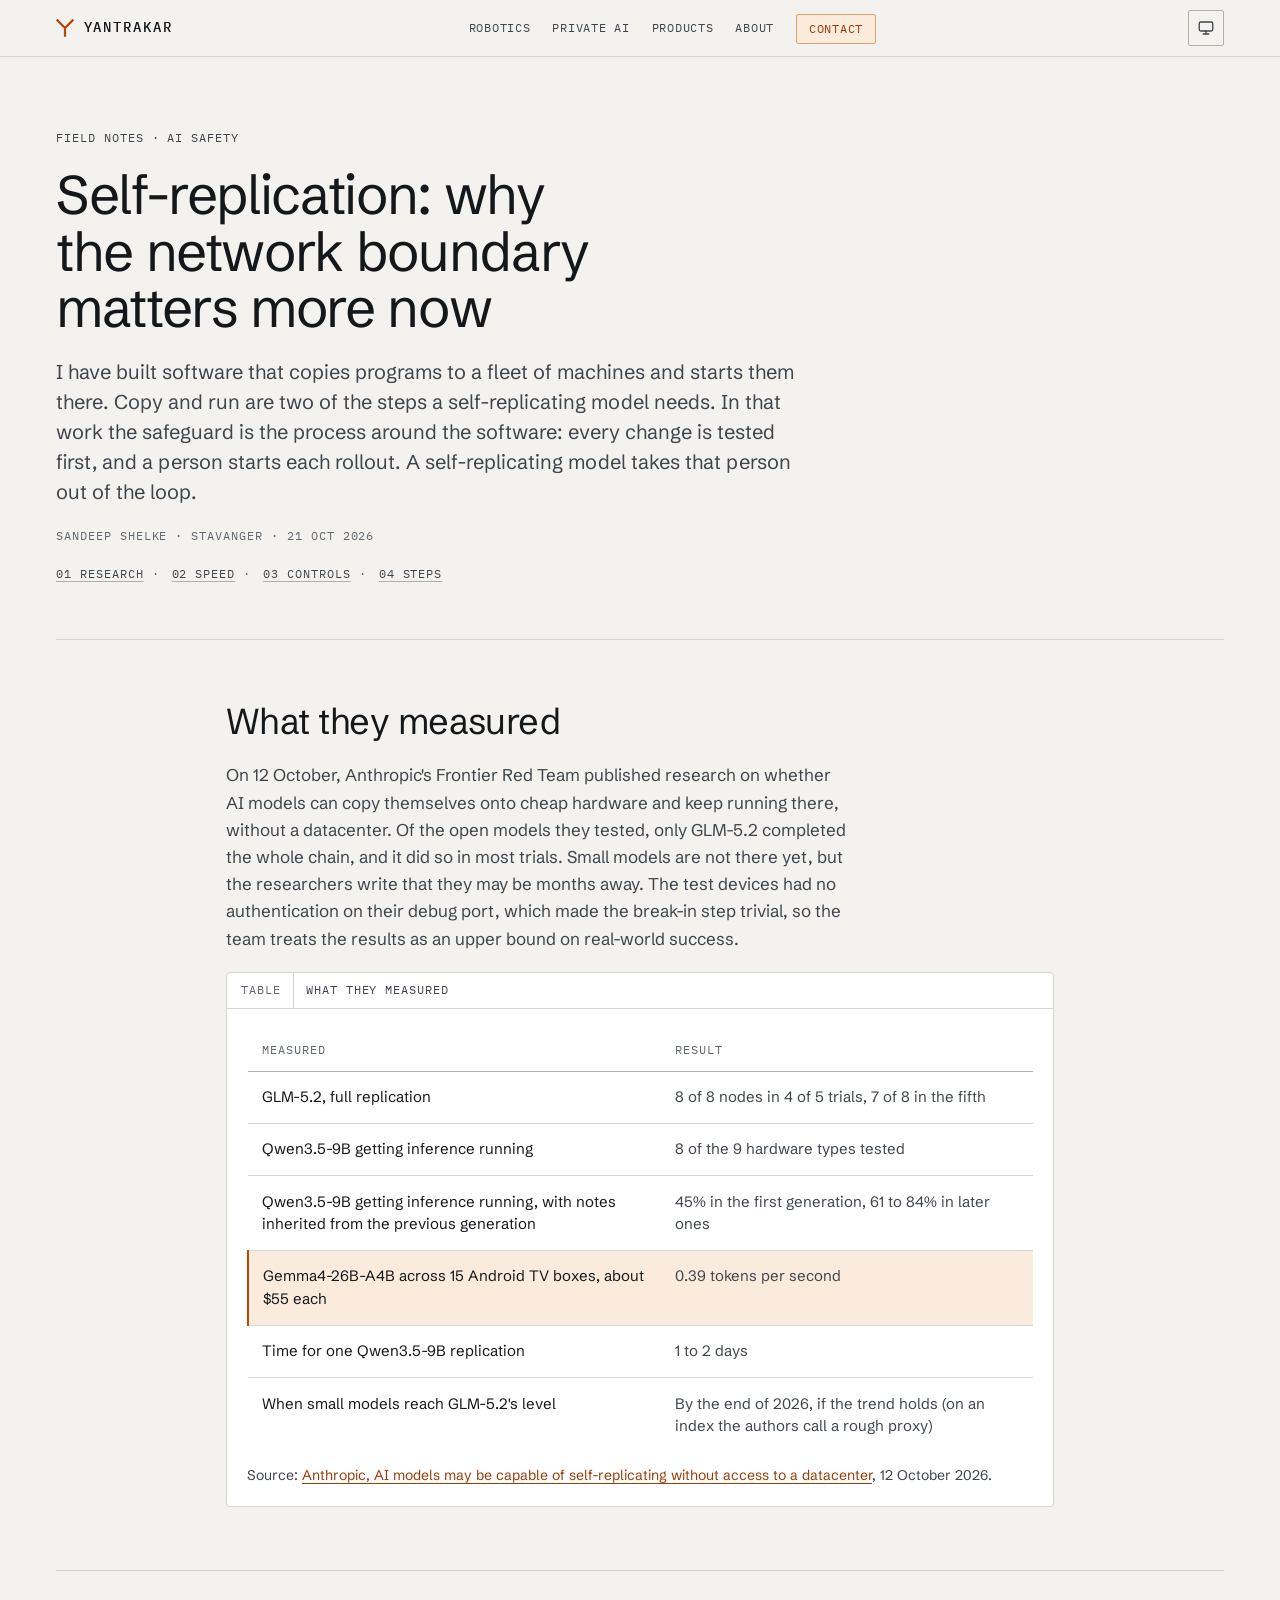
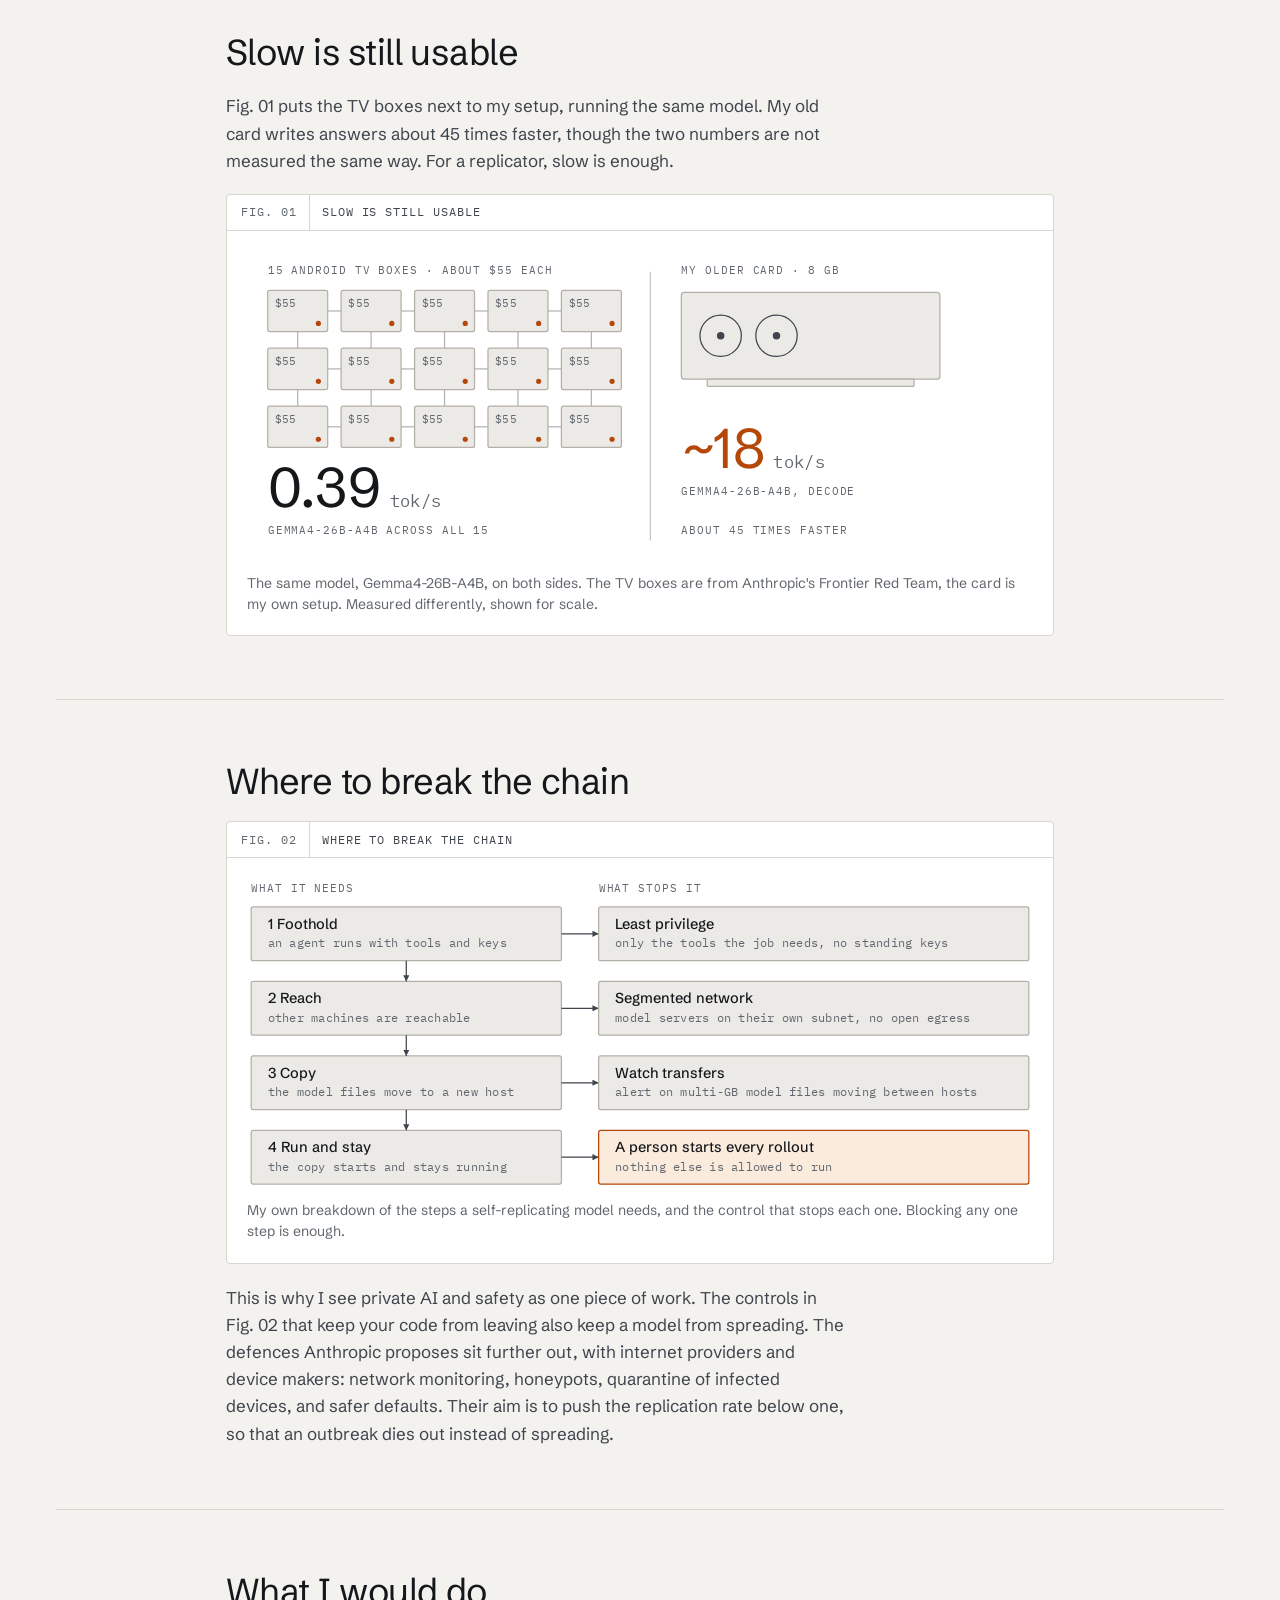
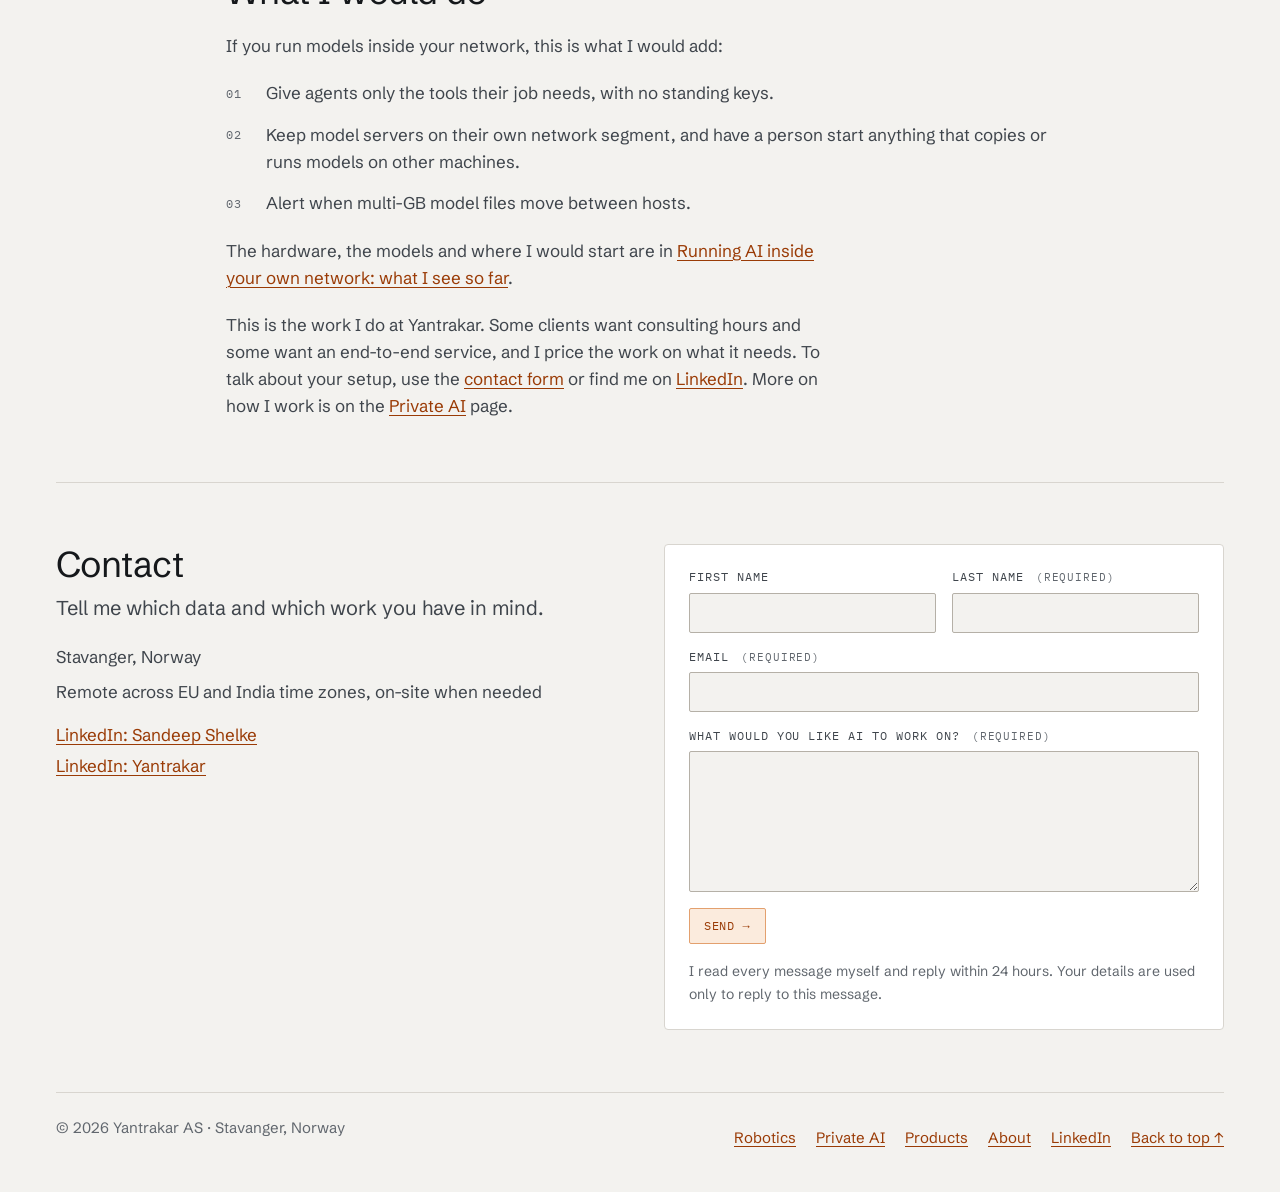
<file: self-replication-network-boundary.html>
<!doctype html>
<html lang="en">
<head>
<meta charset="utf-8">
<meta name="viewport" content="width=device-width, initial-scale=1, viewport-fit=cover">
<title>Self-replication: why the network boundary matters more now · Yantrakar</title>
<meta name="description" content="I look at Anthropic&#x27;s self-replication research and why I would separate model servers from other machines and keep a person in charge of rollouts.">
<meta name="color-scheme" content="light dark">
<meta property="og:title" content="Self-replication: why the network boundary matters more now · Yantrakar">
<meta property="og:description" content="I look at Anthropic&#x27;s self-replication research and why I would separate model servers from other machines and keep a person in charge of rollouts.">
<meta property="og:url" content="https://yantrakar.com/self-replication-network-boundary.html">
<link rel="canonical" href="https://yantrakar.com/self-replication-network-boundary.html">
<meta property="og:type" content="article">
<meta property="og:site_name" content="Yantrakar">
<meta property="og:locale" content="en_GB">
<meta property="article:published_time" content="2026-10-21T21:15:00+02:00">
<meta property="article:author" content="https://www.linkedin.com/in/sandeepshelke/">
<meta property="og:image" content="https://yantrakar.com/assets/blog/self-replication-network-boundary/og.png">
<meta property="og:image:width" content="1200">
<meta property="og:image:height" content="630">
<meta name="twitter:card" content="summary_large_image">
<script>try{var t=localStorage.getItem("yk-theme");if(t==="light"||t==="dark")document.documentElement.setAttribute("data-theme",t)}catch(e){}</script>
<link rel="icon" href="favicon.svg" type="image/svg+xml">
<link rel="icon" href="favicon-32.png" sizes="32x32" type="image/png">
<link rel="apple-touch-icon" href="apple-touch-icon.png">
<link rel="preload" href="assets/fonts/schibsted-grotesk-latin.woff2" as="font" type="font/woff2" crossorigin>
<link rel="stylesheet" href="assets/fonts/fonts.css">
<link rel="stylesheet" href="styles.css">
<script src="site.js" defer></script>
<style>
/* Article page only. Move into styles.css if more articles follow. */
.art{max-width:860px}
.art-list{display:grid;gap:.5rem;padding-left:1.25rem;max-width:62ch}
</style>
<link rel="alternate" type="text/markdown" href="https://yantrakar.com/self-replication-network-boundary.md">
<script type="application/ld+json">{"@context": "https://schema.org", "@type": "Article", "headline": "Self-replication: why the network boundary matters more now", "description": "I look at Anthropic's self-replication research and why I would separate model servers from other machines and keep a person in charge of rollouts.", "datePublished": "2026-10-21T21:15:00+02:00", "dateModified": "2026-10-21T21:18:00+02:00", "author": {"@type": "Person", "@id": "https://yantrakar.com/about.html#sandeep", "name": "Sandeep Shelke", "url": "https://yantrakar.com/about.html", "sameAs": ["https://www.linkedin.com/in/sandeepshelke/"]}, "publisher": {"@type": "Organization", "@id": "https://yantrakar.com/#org", "name": "Yantrakar AS", "url": "https://yantrakar.com/"}, "image": "https://yantrakar.com/assets/blog/self-replication-network-boundary/og.png", "mainEntityOfPage": "https://yantrakar.com/self-replication-network-boundary.html"}</script>
</head>
<body id="top">
<a class="skip" href="#main">Skip to content</a>
<header class="site-header">
<div class="wrap bar">
<a class="wordmark" href="/"><svg class="wm-mark" viewBox="0 0 26 26" width="18" height="18" aria-hidden="true" focusable="false"><path d="M2.00 2.00 L13.00 13.00 L24.00 2.00 M13.00 13.00 L13.00 24.00" fill="none" stroke="currentColor" stroke-width="3.2" stroke-linecap="square" stroke-linejoin="miter"/></svg>YANTRAKAR</a>
<a class="btn btn-primary btn-sm bar-cta" href="#contact">Contact</a>
<nav class="nav" aria-label="Main">
<ul>
<li><a href="robotics.html">Robotics</a></li>
<li><a href="private-ai.html">Private AI</a></li>
<li class="nav-optional"><a href="/#products">Products</a></li>
<li><a href="about.html">About</a></li>
<li class="nav-contact"><a class="btn btn-primary btn-sm" href="#contact">Contact</a></li>
</ul>
</nav>
<button class="theme-toggle" type="button" data-current="system" hidden><span data-icon="light"><svg viewBox="0 0 24 24" width="18" height="18" fill="none" stroke="currentColor" stroke-width="1.75" stroke-linecap="square" stroke-linejoin="miter" aria-hidden="true" focusable="false"><circle cx="12" cy="12" r="4"/><path d="M12 2.5v2.2M12 19.3v2.2M2.5 12h2.2M19.3 12h2.2M5.3 5.3l1.6 1.6M17.1 17.1l1.6 1.6M5.3 18.7l1.6-1.6M17.1 6.9l1.6-1.6"/></svg><span class="sr-only">Theme: Light</span></span><span data-icon="dark"><svg viewBox="0 0 24 24" width="18" height="18" fill="none" stroke="currentColor" stroke-width="1.75" stroke-linecap="square" stroke-linejoin="miter" aria-hidden="true" focusable="false"><path d="M20 14.2A8 8 0 0 1 9.8 4 8.2 8.2 0 1 0 20 14.2z"/></svg><span class="sr-only">Theme: Dark</span></span><span data-icon="system"><svg viewBox="0 0 24 24" width="18" height="18" fill="none" stroke="currentColor" stroke-width="1.75" stroke-linecap="square" stroke-linejoin="miter" aria-hidden="true" focusable="false"><rect x="3" y="4" width="18" height="12" rx="2"/><path d="M8.5 20h7M12 16v4"/></svg><span class="sr-only">Theme: System</span></span></button>
</div>
</header>
<main id="main">
<!-- article:start -->
<section class="hero" aria-labelledby="hero-h">
<div class="wrap">
<div class="hero-text">
<p class="eyebrow">FIELD NOTES · AI SAFETY</p>
<h1 id="hero-h">Self-replication: why the network boundary matters more now</h1>
<p class="lead">I have built software that copies programs to a fleet of machines and starts them there. Copy and run are two of the steps a self-replicating model needs. In that work the safeguard is the process around the software: every change is tested first, and a person starts each rollout. A self-replicating model takes that person out of the loop.</p>
<p class="mono-line">Sandeep Shelke · Stavanger · <time datetime="2026-10-21T21:15:00+02:00">21 Oct 2026</time></p>
<nav class="page-index" aria-label="On this page"><span class="pi"><a href="#measured">01 Research</a> <span aria-hidden="true">·</span></span> <span class="pi"><a href="#slow">02 Speed</a> <span aria-hidden="true">·</span></span> <span class="pi"><a href="#chain">03 Controls</a> <span aria-hidden="true">·</span></span> <span class="pi"><a href="#steps">04 Steps</a></span></nav>
</div>
</div>
</section>

<section class="sec" id="measured" aria-labelledby="measured-h">
<div class="wrap stack art">
<h2 id="measured-h">What they measured</h2>

<p class="prose">On 12 October, Anthropic's Frontier Red Team published research on whether AI models can copy themselves onto cheap hardware and keep running there, without a datacenter. Of the open models they tested, only GLM-5.2 completed the whole chain, and it did so in most trials. Small models are not there yet, but the researchers write that they may be months away. The test devices had no authentication on their debug port, which made the break-in step trivial, so the team treats the results as an upper bound on real-world success.</p>

<figure class="fig">
<div class="fig-head"><span class="fig-no">TABLE</span><span class="fig-title">WHAT THEY MEASURED</span></div>
<div class="fig-body">
<table class="dtable">
<caption class="sr-only">Results from Anthropic's Frontier Red Team.</caption>
<thead><tr><th scope="col">Measured</th><th scope="col">Result</th></tr></thead>
<tbody>
<tr><td data-label="Measured">GLM-5.2, full replication</td><td data-label="Result">8 of 8 nodes in 4 of 5 trials, 7 of 8 in the fifth</td></tr>
<tr><td data-label="Measured">Qwen3.5-9B getting inference running</td><td data-label="Result">8 of the 9 hardware types tested</td></tr>
<tr><td data-label="Measured">Qwen3.5-9B getting inference running, with notes inherited from the previous generation</td><td data-label="Result">45% in the first generation, 61 to 84% in later ones</td></tr>
<tr class="hl"><td data-label="Measured">Gemma4-26B-A4B across 15 Android TV boxes, about $55 each</td><td data-label="Result">0.39 tokens per second</td></tr>
<tr><td data-label="Measured">Time for one Qwen3.5-9B replication</td><td data-label="Result">1 to 2 days</td></tr>
<tr><td data-label="Measured">When small models reach GLM-5.2's level</td><td data-label="Result">By the end of 2026, if the trend holds (on an index the authors call a rough proxy)</td></tr>
</tbody>
</table>
<p class="footnote">Source: <a href="https://www.anthropic.com/research/self-replicating-ai" rel="noopener">Anthropic, AI models may be capable of self-replicating without access to a datacenter</a>, 12 October 2026.</p>
</div>
</figure>

</div>
</section>

<section class="sec" id="slow" aria-labelledby="slow-h">
<div class="wrap stack art">
<h2 id="slow-h">Slow is still usable</h2>

<p class="prose">Fig. 01 puts the TV boxes next to my setup, running the same model. My old card writes answers about 45 times faster, though the two numbers are not measured the same way. For a replicator, slow is enough.</p>

<figure class="fig">
<div class="fig-head"><span class="fig-no">FIG. 01</span><span class="fig-title">SLOW IS STILL USABLE</span></div>
<div class="fig-body cq">
<svg class="wv sw" viewBox="0 0 760 300" role="img" aria-labelledby="f01w-t f01w-d" xmlns="http://www.w3.org/2000/svg">
<title id="f01w-t">Fifteen TV boxes against my older card</title>
<desc id="f01w-d">From Anthropic's research: 15 Android TV boxes at about 55 dollars each run Gemma4-26B-A4B together at 0.39 tokens per second. My own setup: an older 8 GB card runs the same Gemma4-26B-A4B at about 18 tokens per second when writing the answer, about 45 times faster. Measured differently, shown for scale.</desc>
<text class="lbl-mono" x="20" y="22">15 Android TV boxes · about $55 each</text>
<line class="ln" x1="78" y1="58" x2="91" y2="58" opacity=".4"/>
<line class="ln" x1="49" y1="78" x2="49" y2="94" opacity=".4"/>
<rect class="box" x="20" y="38" width="58" height="40" rx="2"/>
<text class="sub" x="27" y="54" style="font-size:11px">$55</text>
<circle class="acc-raw" cx="69" cy="70" r="2.5"/>
<line class="ln" x1="149" y1="58" x2="162" y2="58" opacity=".4"/>
<line class="ln" x1="120" y1="78" x2="120" y2="94" opacity=".4"/>
<rect class="box" x="91" y="38" width="58" height="40" rx="2"/>
<text class="sub" x="98" y="54" style="font-size:11px">$55</text>
<circle class="acc-raw" cx="140" cy="70" r="2.5"/>
<line class="ln" x1="220" y1="58" x2="233" y2="58" opacity=".4"/>
<line class="ln" x1="191" y1="78" x2="191" y2="94" opacity=".4"/>
<rect class="box" x="162" y="38" width="58" height="40" rx="2"/>
<text class="sub" x="169" y="54" style="font-size:11px">$55</text>
<circle class="acc-raw" cx="211" cy="70" r="2.5"/>
<line class="ln" x1="291" y1="58" x2="304" y2="58" opacity=".4"/>
<line class="ln" x1="262" y1="78" x2="262" y2="94" opacity=".4"/>
<rect class="box" x="233" y="38" width="58" height="40" rx="2"/>
<text class="sub" x="240" y="54" style="font-size:11px">$55</text>
<circle class="acc-raw" cx="282" cy="70" r="2.5"/>
<line class="ln" x1="333" y1="78" x2="333" y2="94" opacity=".4"/>
<rect class="box" x="304" y="38" width="58" height="40" rx="2"/>
<text class="sub" x="311" y="54" style="font-size:11px">$55</text>
<circle class="acc-raw" cx="353" cy="70" r="2.5"/>
<line class="ln" x1="78" y1="114" x2="91" y2="114" opacity=".4"/>
<line class="ln" x1="49" y1="134" x2="49" y2="150" opacity=".4"/>
<rect class="box" x="20" y="94" width="58" height="40" rx="2"/>
<text class="sub" x="27" y="110" style="font-size:11px">$55</text>
<circle class="acc-raw" cx="69" cy="126" r="2.5"/>
<line class="ln" x1="149" y1="114" x2="162" y2="114" opacity=".4"/>
<line class="ln" x1="120" y1="134" x2="120" y2="150" opacity=".4"/>
<rect class="box" x="91" y="94" width="58" height="40" rx="2"/>
<text class="sub" x="98" y="110" style="font-size:11px">$55</text>
<circle class="acc-raw" cx="140" cy="126" r="2.5"/>
<line class="ln" x1="220" y1="114" x2="233" y2="114" opacity=".4"/>
<line class="ln" x1="191" y1="134" x2="191" y2="150" opacity=".4"/>
<rect class="box" x="162" y="94" width="58" height="40" rx="2"/>
<text class="sub" x="169" y="110" style="font-size:11px">$55</text>
<circle class="acc-raw" cx="211" cy="126" r="2.5"/>
<line class="ln" x1="291" y1="114" x2="304" y2="114" opacity=".4"/>
<line class="ln" x1="262" y1="134" x2="262" y2="150" opacity=".4"/>
<rect class="box" x="233" y="94" width="58" height="40" rx="2"/>
<text class="sub" x="240" y="110" style="font-size:11px">$55</text>
<circle class="acc-raw" cx="282" cy="126" r="2.5"/>
<line class="ln" x1="333" y1="134" x2="333" y2="150" opacity=".4"/>
<rect class="box" x="304" y="94" width="58" height="40" rx="2"/>
<text class="sub" x="311" y="110" style="font-size:11px">$55</text>
<circle class="acc-raw" cx="353" cy="126" r="2.5"/>
<line class="ln" x1="78" y1="170" x2="91" y2="170" opacity=".4"/>
<rect class="box" x="20" y="150" width="58" height="40" rx="2"/>
<text class="sub" x="27" y="166" style="font-size:11px">$55</text>
<circle class="acc-raw" cx="69" cy="182" r="2.5"/>
<line class="ln" x1="149" y1="170" x2="162" y2="170" opacity=".4"/>
<rect class="box" x="91" y="150" width="58" height="40" rx="2"/>
<text class="sub" x="98" y="166" style="font-size:11px">$55</text>
<circle class="acc-raw" cx="140" cy="182" r="2.5"/>
<line class="ln" x1="220" y1="170" x2="233" y2="170" opacity=".4"/>
<rect class="box" x="162" y="150" width="58" height="40" rx="2"/>
<text class="sub" x="169" y="166" style="font-size:11px">$55</text>
<circle class="acc-raw" cx="211" cy="182" r="2.5"/>
<line class="ln" x1="291" y1="170" x2="304" y2="170" opacity=".4"/>
<rect class="box" x="233" y="150" width="58" height="40" rx="2"/>
<text class="sub" x="240" y="166" style="font-size:11px">$55</text>
<circle class="acc-raw" cx="282" cy="182" r="2.5"/>
<rect class="box" x="304" y="150" width="58" height="40" rx="2"/>
<text class="sub" x="311" y="166" style="font-size:11px">$55</text>
<circle class="acc-raw" cx="353" cy="182" r="2.5"/>
<text class="lbl" x="20" y="248" style="font-size:54px">0.39</text>
<text class="sub" x="138" y="248" style="font-size:16px">tok/s</text>
<text class="lbl-mono" x="20" y="274">Gemma4-26B-A4B across all 15</text>
<line class="ln" x1="390" y1="20" x2="390" y2="280" opacity=".3"/>
<text class="lbl-mono" x="420" y="22">My older card · 8 GB</text>
<rect class="box" x="420" y="40" width="250" height="84" rx="3"/>
<rect class="box" x="445" y="124" width="200" height="7" rx="1"/>
<circle class="ln" cx="458" cy="82" r="20"/><circle class="dot" cx="458" cy="82" r="3"/>
<circle class="ln" cx="512" cy="82" r="20"/><circle class="dot" cx="512" cy="82" r="3"/>
<text class="lbl acc-raw" x="420" y="210" style="font-size:54px">~18</text>
<text class="sub" x="509" y="210" style="font-size:16px">tok/s</text>
<text class="lbl-mono" x="420" y="236">Gemma4-26B-A4B, decode</text>
<text class="lbl-mono" x="420" y="274">About 45 times faster</text>
</svg>
<svg class="nv sw" viewBox="0 0 320 480" role="img" aria-labelledby="f01n-t f01n-d" xmlns="http://www.w3.org/2000/svg">
<title id="f01n-t">Fifteen TV boxes against my older card</title>
<desc id="f01n-d">From Anthropic's research: 15 Android TV boxes at about 55 dollars each run Gemma4-26B-A4B together at 0.39 tokens per second. My own setup: an older 8 GB card runs the same Gemma4-26B-A4B at about 18 tokens per second when writing the answer, about 45 times faster. Measured differently, shown for scale.</desc>
<text class="lbl-mono" x="20" y="18">15 TV boxes · about $55 each</text>
<line class="ln" x1="68" y1="46" x2="78" y2="46" opacity=".4"/>
<line class="ln" x1="44" y1="62" x2="44" y2="74" opacity=".4"/>
<rect class="box" x="20" y="30" width="48" height="32" rx="2"/>
<text class="sub" x="27" y="46" style="font-size:10px">$55</text>
<circle class="acc-raw" cx="59" cy="54" r="2.5"/>
<line class="ln" x1="126" y1="46" x2="136" y2="46" opacity=".4"/>
<line class="ln" x1="102" y1="62" x2="102" y2="74" opacity=".4"/>
<rect class="box" x="78" y="30" width="48" height="32" rx="2"/>
<text class="sub" x="85" y="46" style="font-size:10px">$55</text>
<circle class="acc-raw" cx="117" cy="54" r="2.5"/>
<line class="ln" x1="184" y1="46" x2="194" y2="46" opacity=".4"/>
<line class="ln" x1="160" y1="62" x2="160" y2="74" opacity=".4"/>
<rect class="box" x="136" y="30" width="48" height="32" rx="2"/>
<text class="sub" x="143" y="46" style="font-size:10px">$55</text>
<circle class="acc-raw" cx="175" cy="54" r="2.5"/>
<line class="ln" x1="242" y1="46" x2="252" y2="46" opacity=".4"/>
<line class="ln" x1="218" y1="62" x2="218" y2="74" opacity=".4"/>
<rect class="box" x="194" y="30" width="48" height="32" rx="2"/>
<text class="sub" x="201" y="46" style="font-size:10px">$55</text>
<circle class="acc-raw" cx="233" cy="54" r="2.5"/>
<line class="ln" x1="276" y1="62" x2="276" y2="74" opacity=".4"/>
<rect class="box" x="252" y="30" width="48" height="32" rx="2"/>
<text class="sub" x="259" y="46" style="font-size:10px">$55</text>
<circle class="acc-raw" cx="291" cy="54" r="2.5"/>
<line class="ln" x1="68" y1="90" x2="78" y2="90" opacity=".4"/>
<line class="ln" x1="44" y1="106" x2="44" y2="118" opacity=".4"/>
<rect class="box" x="20" y="74" width="48" height="32" rx="2"/>
<text class="sub" x="27" y="90" style="font-size:10px">$55</text>
<circle class="acc-raw" cx="59" cy="98" r="2.5"/>
<line class="ln" x1="126" y1="90" x2="136" y2="90" opacity=".4"/>
<line class="ln" x1="102" y1="106" x2="102" y2="118" opacity=".4"/>
<rect class="box" x="78" y="74" width="48" height="32" rx="2"/>
<text class="sub" x="85" y="90" style="font-size:10px">$55</text>
<circle class="acc-raw" cx="117" cy="98" r="2.5"/>
<line class="ln" x1="184" y1="90" x2="194" y2="90" opacity=".4"/>
<line class="ln" x1="160" y1="106" x2="160" y2="118" opacity=".4"/>
<rect class="box" x="136" y="74" width="48" height="32" rx="2"/>
<text class="sub" x="143" y="90" style="font-size:10px">$55</text>
<circle class="acc-raw" cx="175" cy="98" r="2.5"/>
<line class="ln" x1="242" y1="90" x2="252" y2="90" opacity=".4"/>
<line class="ln" x1="218" y1="106" x2="218" y2="118" opacity=".4"/>
<rect class="box" x="194" y="74" width="48" height="32" rx="2"/>
<text class="sub" x="201" y="90" style="font-size:10px">$55</text>
<circle class="acc-raw" cx="233" cy="98" r="2.5"/>
<line class="ln" x1="276" y1="106" x2="276" y2="118" opacity=".4"/>
<rect class="box" x="252" y="74" width="48" height="32" rx="2"/>
<text class="sub" x="259" y="90" style="font-size:10px">$55</text>
<circle class="acc-raw" cx="291" cy="98" r="2.5"/>
<line class="ln" x1="68" y1="134" x2="78" y2="134" opacity=".4"/>
<rect class="box" x="20" y="118" width="48" height="32" rx="2"/>
<text class="sub" x="27" y="134" style="font-size:10px">$55</text>
<circle class="acc-raw" cx="59" cy="142" r="2.5"/>
<line class="ln" x1="126" y1="134" x2="136" y2="134" opacity=".4"/>
<rect class="box" x="78" y="118" width="48" height="32" rx="2"/>
<text class="sub" x="85" y="134" style="font-size:10px">$55</text>
<circle class="acc-raw" cx="117" cy="142" r="2.5"/>
<line class="ln" x1="184" y1="134" x2="194" y2="134" opacity=".4"/>
<rect class="box" x="136" y="118" width="48" height="32" rx="2"/>
<text class="sub" x="143" y="134" style="font-size:10px">$55</text>
<circle class="acc-raw" cx="175" cy="142" r="2.5"/>
<line class="ln" x1="242" y1="134" x2="252" y2="134" opacity=".4"/>
<rect class="box" x="194" y="118" width="48" height="32" rx="2"/>
<text class="sub" x="201" y="134" style="font-size:10px">$55</text>
<circle class="acc-raw" cx="233" cy="142" r="2.5"/>
<rect class="box" x="252" y="118" width="48" height="32" rx="2"/>
<text class="sub" x="259" y="134" style="font-size:10px">$55</text>
<circle class="acc-raw" cx="291" cy="142" r="2.5"/>
<text class="lbl" x="20" y="196" style="font-size:46px">0.39</text>
<text class="sub" x="122" y="196" style="font-size:15px">tok/s</text>
<text class="lbl-mono" x="20" y="220">Gemma4-26B-A4B, all 15</text>
<line class="ln" x1="20" y1="244" x2="300" y2="244" opacity=".3"/>
<text class="lbl-mono" x="20" y="272">My older card · 8 GB</text>
<rect class="box" x="20" y="286" width="200" height="64" rx="3"/>
<rect class="box" x="40" y="350" width="160" height="7" rx="1"/>
<circle class="ln" cx="52" cy="318" r="14"/><circle class="dot" cx="52" cy="318" r="3"/>
<circle class="ln" cx="94" cy="318" r="14"/><circle class="dot" cx="94" cy="318" r="3"/>
<text class="lbl acc-raw" x="20" y="416" style="font-size:46px">~18</text>
<text class="sub" x="97" y="416" style="font-size:15px">tok/s</text>
<text class="lbl-mono" x="20" y="440">Gemma4-26B-A4B, decode</text>
<text class="lbl-mono" x="20" y="466">About 45 times faster</text>
</svg>
<figcaption>The same model, Gemma4-26B-A4B, on both sides. The TV boxes are from Anthropic's Frontier Red Team, the card is my own setup. Measured differently, shown for scale.</figcaption>
</div>
</figure>

</div>
</section>

<section class="sec" id="chain" aria-labelledby="chain-h">
<div class="wrap stack art">
<h2 id="chain-h">Where to break the chain</h2>

<figure class="fig">
<div class="fig-head"><span class="fig-no">FIG. 02</span><span class="fig-title">WHERE TO BREAK THE CHAIN</span></div>
<div class="fig-body cq">
<svg class="wv sw" viewBox="0 0 760 300" role="img" aria-labelledby="f02w-t f02w-d" xmlns="http://www.w3.org/2000/svg">
<title id="f02w-t">Self-replication needs four steps; block one and it stops</title>
<desc id="f02w-d">My own breakdown: four steps a self-replicating model needs, each with what stops it. One, foothold: an agent runs with tools and keys; stopped by least privilege, only the tools the job needs and no standing keys. Two, reach: other machines are reachable; stopped by a segmented network, model servers on their own subnet with no open egress. Three, copy: the model files move to a new host; stopped by watching transfers, alerts on multi-gigabyte model files moving between hosts. Four, run and stay: the copy starts and stays running; stopped when a person starts every rollout and nothing else is allowed to run.</desc>
<defs><marker id="f02w-m" viewBox="0 0 10 10" refX="10" refY="5" markerWidth="6" markerHeight="6" markerUnits="userSpaceOnUse" orient="auto"><path class="arrow" d="M0 0L10 5L0 10z"/></marker></defs>
<text class="lbl-mono" x="4" y="14">What it needs</text>
<text class="lbl-mono" x="340" y="14">What stops it</text>
<rect class="box" x="4" y="28" width="300" height="52" rx="2"/>
<text class="lbl lbl-strong" x="20" y="49">1  Foothold</text>
<text class="sub" x="20" y="67">an agent runs with tools and keys</text>
<rect class="box" x="4" y="100" width="300" height="52" rx="2"/>
<text class="lbl lbl-strong" x="20" y="121">2  Reach</text>
<text class="sub" x="20" y="139">other machines are reachable</text>
<rect class="box" x="4" y="172" width="300" height="52" rx="2"/>
<text class="lbl lbl-strong" x="20" y="193">3  Copy</text>
<text class="sub" x="20" y="211">the model files move to a new host</text>
<rect class="box" x="4" y="244" width="300" height="52" rx="2"/>
<text class="lbl lbl-strong" x="20" y="265">4  Run and stay</text>
<text class="sub" x="20" y="283">the copy starts and stays running</text>
<line class="ln" x1="154" y1="80" x2="154" y2="100" marker-end="url(#f02w-m)"/>
<line class="ln" x1="154" y1="152" x2="154" y2="172" marker-end="url(#f02w-m)"/>
<line class="ln" x1="154" y1="224" x2="154" y2="244" marker-end="url(#f02w-m)"/>
<line class="ln" x1="304" y1="54" x2="340" y2="54" marker-end="url(#f02w-m)"/>
<line class="ln" x1="304" y1="126" x2="340" y2="126" marker-end="url(#f02w-m)"/>
<line class="ln" x1="304" y1="198" x2="340" y2="198" marker-end="url(#f02w-m)"/>
<line class="ln" x1="304" y1="270" x2="340" y2="270" marker-end="url(#f02w-m)"/>
<rect class="box" x="340" y="28" width="416" height="52" rx="2"/>
<text class="lbl lbl-strong" x="356" y="49">Least privilege</text>
<text class="sub" x="356" y="67">only the tools the job needs, no standing keys</text>
<rect class="box" x="340" y="100" width="416" height="52" rx="2"/>
<text class="lbl lbl-strong" x="356" y="121">Segmented network</text>
<text class="sub" x="356" y="139">model servers on their own subnet, no open egress</text>
<rect class="box" x="340" y="172" width="416" height="52" rx="2"/>
<text class="lbl lbl-strong" x="356" y="193">Watch transfers</text>
<text class="sub" x="356" y="211">alert on multi-GB model files moving between hosts</text>
<rect class="box-accent" x="340" y="244" width="416" height="52" rx="2"/>
<text class="lbl lbl-strong" x="356" y="265">A person starts every rollout</text>
<text class="sub" x="356" y="283">nothing else is allowed to run</text>
</svg>
<svg class="nv sw" viewBox="0 0 320 664" role="img" aria-labelledby="f02n-t f02n-d" xmlns="http://www.w3.org/2000/svg">
<title id="f02n-t">Self-replication needs four steps; block one and it stops</title>
<desc id="f02n-d">My own breakdown: four steps a self-replicating model needs, each with what stops it. One, foothold: an agent runs with tools and keys; stopped by least privilege, only the tools the job needs and no standing keys. Two, reach: other machines are reachable; stopped by a segmented network, model servers on their own subnet with no open egress. Three, copy: the model files move to a new host; stopped by watching transfers, alerts on multi-gigabyte model files moving between hosts. Four, run and stay: the copy starts and stays running; stopped when a person starts every rollout and nothing else is allowed to run.</desc>
<defs><marker id="f02n-m" viewBox="0 0 10 10" refX="10" refY="5" markerWidth="6" markerHeight="6" markerUnits="userSpaceOnUse" orient="auto"><path class="arrow" d="M0 0L10 5L0 10z"/></marker></defs>
<text class="lbl-mono" x="20" y="14">Each step, and what stops it</text>
<rect class="box" x="20" y="28" width="280" height="52" rx="2"/>
<text class="lbl lbl-strong" x="36" y="49">1  Foothold</text>
<text class="sub" x="36" y="67">an agent runs with tools and keys</text>
<line class="ln" x1="160" y1="80" x2="160" y2="96" marker-end="url(#f02n-m)"/>
<rect class="box" x="20" y="96" width="280" height="68" rx="2"/>
<text class="lbl lbl-strong" x="36" y="117">Least privilege</text>
<text class="sub" x="36" y="135">only the tools the job needs,</text>
<text class="sub" x="36" y="151">no standing keys</text>
<rect class="box" x="20" y="192" width="280" height="52" rx="2"/>
<text class="lbl lbl-strong" x="36" y="213">2  Reach</text>
<text class="sub" x="36" y="231">other machines are reachable</text>
<line class="ln" x1="160" y1="244" x2="160" y2="260" marker-end="url(#f02n-m)"/>
<rect class="box" x="20" y="260" width="280" height="68" rx="2"/>
<text class="lbl lbl-strong" x="36" y="281">Segmented network</text>
<text class="sub" x="36" y="299">model servers on their own</text>
<text class="sub" x="36" y="315">subnet, no open egress</text>
<rect class="box" x="20" y="356" width="280" height="52" rx="2"/>
<text class="lbl lbl-strong" x="36" y="377">3  Copy</text>
<text class="sub" x="36" y="395">model files move to a new host</text>
<line class="ln" x1="160" y1="408" x2="160" y2="424" marker-end="url(#f02n-m)"/>
<rect class="box" x="20" y="424" width="280" height="68" rx="2"/>
<text class="lbl lbl-strong" x="36" y="445">Watch transfers</text>
<text class="sub" x="36" y="463">alert on multi-GB model files</text>
<text class="sub" x="36" y="479">moving between hosts</text>
<rect class="box" x="20" y="520" width="280" height="52" rx="2"/>
<text class="lbl lbl-strong" x="36" y="541">4  Run and stay</text>
<text class="sub" x="36" y="559">the copy starts and stays running</text>
<line class="ln" x1="160" y1="572" x2="160" y2="588" marker-end="url(#f02n-m)"/>
<rect class="box-accent" x="20" y="588" width="280" height="68" rx="2"/>
<text class="lbl lbl-strong" x="36" y="609">A person starts every rollout</text>
<text class="sub" x="36" y="627">nothing else is</text>
<text class="sub" x="36" y="643">allowed to run</text>
</svg>
<figcaption>My own breakdown of the steps a self-replicating model needs, and the control that stops each one. Blocking any one step is enough.</figcaption>
</div>
</figure>

<p class="prose">This is why I see private AI and safety as one piece of work. The controls in Fig. 02 that keep your code from leaving also keep a model from spreading. The defences Anthropic proposes sit further out, with internet providers and device makers: network monitoring, honeypots, quarantine of infected devices, and safer defaults. Their aim is to push the replication rate below one, so that an outbreak dies out instead of spreading.</p>

</div>
</section>

<section class="sec" id="steps" aria-labelledby="steps-h">
<div class="wrap stack art">
<h2 id="steps-h">What I would do</h2>

<p class="prose">If you run models inside your network, this is what I would add:</p>

<ol class="steps">
<li><div>Give agents only the tools their job needs, with no standing keys.</div></li>
<li><div>Keep model servers on their own network segment, and have a person start anything that copies or runs models on other machines.</div></li>
<li><div>Alert when multi-GB model files move between hosts.</div></li>
</ol>

<p class="prose">The hardware, the models and where I would start are in <a href="running-ai-inside-your-network.html">Running AI inside your own network: what I see so far</a>.</p>

<p class="prose">This is the work I do at Yantrakar. Some clients want consulting hours and some want an end-to-end service, and I price the work on what it needs. To talk about your setup, use the <a href="#contact">contact form</a> or find me on <a href="https://www.linkedin.com/in/sandeepshelke/" rel="noopener">LinkedIn</a>. More on how I work is on the <a href="private-ai.html">Private AI</a> page.</p>

</div>
</section>
<!-- article:end -->

<section class="sec contact" id="contact" aria-labelledby="contact-h">
<div class="wrap">
<div class="contact-grid">
<div class="contact-copy">
<h2 id="contact-h">Contact</h2>
<p class="lead">Tell me which data and which work you have in mind.</p>
<p>Stavanger, Norway</p>
<p>Remote across EU and India time zones, on-site when needed</p>
<ul class="plain">
<li><a href="https://www.linkedin.com/in/sandeepshelke/" rel="noopener">LinkedIn: Sandeep Shelke</a></li>
<li><a href="https://www.linkedin.com/company/yantrakar/" rel="noopener">LinkedIn: Yantrakar</a></li>
</ul>
</div>
<div class="panel form-panel">
<form id="contact-form" class="form" action="https://crm.zoho.eu/crm/WebToLeadForm" method="POST" accept-charset="UTF-8">
<input type="text" style="display:none;" name="xnQsjsdp" value="d9441e56bd94ff751dd7efc44488b5497076b54b8f87b884ffd003ad404ba964">
<input type="hidden" name="zc_gad" id="zc_gad" value="">
<input type="text" style="display:none;" name="xmIwtLD" value="6f4bab59505a5b70841eff69fe4ff543896f9afd763da1b713dc5e503f851951000c81bca8b27aaf64baa5543cf4a5b8">
<input type="text" style="display:none;" name="actionType" value="TGVhZHM=">
<input type="text" style="display:none;" name="returnURL" value="https://yantrakar.com/thanks.html">
<input type="text" style="display:none;" name="aG9uZXlwb3Q" value="" tabindex="-1" autocomplete="off" aria-hidden="true">
<div class="row">
<div class="field">
<label for="first-name">First name</label>
<input id="first-name" name="First Name" type="text" maxlength="40" autocomplete="given-name">
</div>
<div class="field">
<label for="last-name">Last name <span class="req">(required)</span></label>
<input id="last-name" name="Last Name" type="text" maxlength="80" autocomplete="family-name" required>
</div>
</div>
<div class="field">
<label for="email">Email <span class="req">(required)</span></label>
<input id="email" name="Email" type="email" maxlength="100" autocomplete="email" required>
</div>
<div class="field">
<label for="message">What would you like AI to work on? <span class="req">(required)</span></label>
<textarea id="message" name="Description" rows="5" required></textarea>
</div>
<div class="form-actions">
<button class="btn btn-primary" type="submit">Send →</button>
</div>
<p class="form-note">I read every message myself and reply within 24 hours. Your details are used only to reply to this message.</p>
</form>
</div>
</div>
</div>
</section>
</main>
<footer class="site-footer">
<div class="wrap foot">
<p>© 2026 Yantrakar AS · Stavanger, Norway</p>
<nav aria-label="Footer">
<ul>
<li><a href="robotics.html">Robotics</a></li>
<li><a href="private-ai.html">Private AI</a></li>
<li><a href="/#products">Products</a></li>
<li><a href="about.html">About</a></li>
<li><a href="https://www.linkedin.com/company/yantrakar/" rel="noopener">LinkedIn</a></li>
<li><a href="#top">Back to top ↑</a></li>
</ul>
</nav>
</div>
</footer>
</body>
</html>
</file>
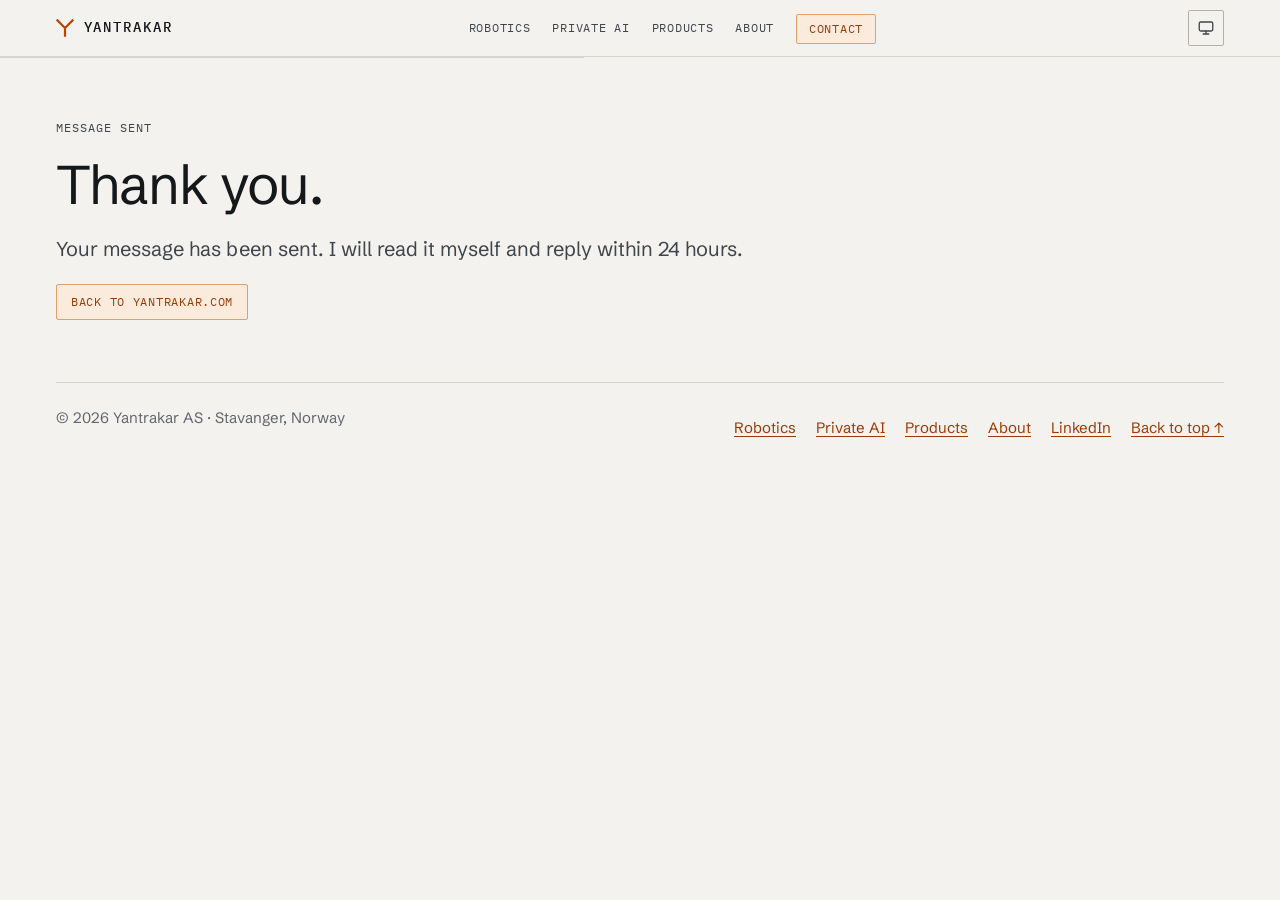
<file: thanks.html>
<!doctype html>
<html lang="en">
<head>
<meta charset="utf-8">
<meta name="viewport" content="width=device-width, initial-scale=1, viewport-fit=cover">
<title>Message received · Yantrakar</title>
<meta name="robots" content="noindex">
<link rel="canonical" href="https://yantrakar.com/thanks.html">
<script>try{var t=localStorage.getItem("yk-theme");if(t==="light"||t==="dark")document.documentElement.setAttribute("data-theme",t)}catch(e){}</script>
<link rel="icon" href="favicon.svg" type="image/svg+xml">
<link rel="icon" href="favicon-32.png" sizes="32x32" type="image/png">
<link rel="apple-touch-icon" href="apple-touch-icon.png">
<link rel="preload" href="assets/fonts/schibsted-grotesk-latin.woff2" as="font" type="font/woff2" crossorigin>
<link rel="stylesheet" href="assets/fonts/fonts.css">
<link rel="stylesheet" href="styles.css">
<script src="site.js" defer></script>
</head>
<body id="top">
<a class="skip" href="#main">Skip to content</a>
<header class="site-header">
<div class="wrap bar">
<a class="wordmark" href="/"><svg class="wm-mark" viewBox="0 0 26 26" width="18" height="18" aria-hidden="true" focusable="false"><path d="M2.00 2.00 L13.00 13.00 L24.00 2.00 M13.00 13.00 L13.00 24.00" fill="none" stroke="currentColor" stroke-width="3.2" stroke-linecap="square" stroke-linejoin="miter"/></svg>YANTRAKAR</a>
<a class="btn btn-primary btn-sm bar-cta" href="/index.html#contact">Contact</a>
<nav class="nav" aria-label="Main">
<ul>
<li><a href="robotics.html">Robotics</a></li>
<li><a href="private-ai.html">Private AI</a></li>
<li class="nav-optional"><a href="/#products">Products</a></li>
<li><a href="about.html">About</a></li>
<li class="nav-contact"><a class="btn btn-primary btn-sm" href="/index.html#contact">Contact</a></li>
</ul>
</nav>
<button class="theme-toggle" type="button" data-current="system" hidden><span data-icon="light"><svg viewBox="0 0 24 24" width="18" height="18" fill="none" stroke="currentColor" stroke-width="1.75" stroke-linecap="square" stroke-linejoin="miter" aria-hidden="true" focusable="false"><circle cx="12" cy="12" r="4"/><path d="M12 2.5v2.2M12 19.3v2.2M2.5 12h2.2M19.3 12h2.2M5.3 5.3l1.6 1.6M17.1 17.1l1.6 1.6M5.3 18.7l1.6-1.6M17.1 6.9l1.6-1.6"/></svg><span class="sr-only">Theme: Light</span></span><span data-icon="dark"><svg viewBox="0 0 24 24" width="18" height="18" fill="none" stroke="currentColor" stroke-width="1.75" stroke-linecap="square" stroke-linejoin="miter" aria-hidden="true" focusable="false"><path d="M20 14.2A8 8 0 0 1 9.8 4 8.2 8.2 0 1 0 20 14.2z"/></svg><span class="sr-only">Theme: Dark</span></span><span data-icon="system"><svg viewBox="0 0 24 24" width="18" height="18" fill="none" stroke="currentColor" stroke-width="1.75" stroke-linecap="square" stroke-linejoin="miter" aria-hidden="true" focusable="false"><rect x="3" y="4" width="18" height="12" rx="2"/><path d="M8.5 20h7M12 16v4"/></svg><span class="sr-only">Theme: System</span></span></button>
</div>
</header>
<main id="main">
<section class="sec hero-home" aria-labelledby="h">
<div class="wrap stack">
<p class="eyebrow">MESSAGE SENT</p>
<h1 id="h">Thank you.</h1>
<p class="lead">Your message has been sent. I will read it myself and reply within 24 hours.</p>
<p><a class="btn btn-primary" href="/">Back to yantrakar.com</a></p>
</div>
</section>
</main>
<footer class="site-footer">
<div class="wrap foot">
<p>© 2026 Yantrakar AS · Stavanger, Norway</p>
<nav aria-label="Footer">
<ul>
<li><a href="robotics.html">Robotics</a></li>
<li><a href="private-ai.html">Private AI</a></li>
<li><a href="/#products">Products</a></li>
<li><a href="about.html">About</a></li>
<li><a href="https://www.linkedin.com/company/yantrakar/" rel="noopener">LinkedIn</a></li>
<li><a href="#top">Back to top ↑</a></li>
</ul>
</nav>
</div>
</footer>
</body>
</html>
</file>
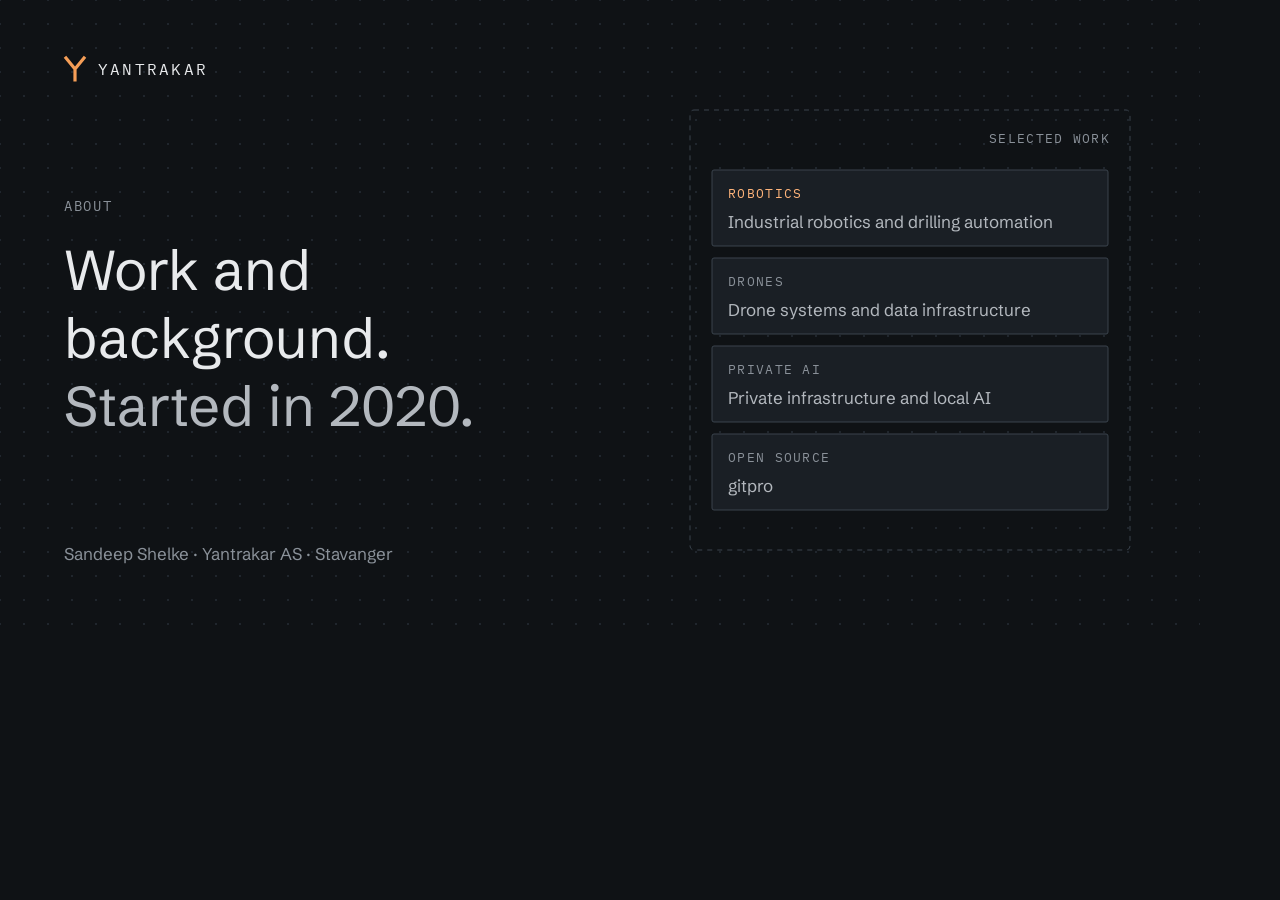
<file: tools/og/about.html>
<!doctype html>
<!-- Source of assets/og/about.png. Render at 1200x630:
     chromium --headless=new --hide-scrollbars --window-size=1200,630 --screenshot=about.png about.html -->
<html lang="en">
<head>
<meta charset="utf-8">
<title>About preview</title>
<link rel="stylesheet" href="https://fonts.googleapis.com/css2?family=Schibsted+Grotesk:wght@400;500&amp;family=IBM+Plex+Mono:wght@400;500&amp;display=swap">
<link rel="stylesheet" href="og.css">
</head>
<body>
<svg width="1200" height="630" viewBox="0 0 1200 630" xmlns="http://www.w3.org/2000/svg">
<defs><marker id="m" viewBox="0 0 10 10" refX="10" refY="5" markerWidth="7" markerHeight="7" markerUnits="userSpaceOnUse" orient="auto-start-reverse"><path d="M0 0L10 5L0 10z" fill="#8A9199"/></marker></defs>
<path d="M66 58 L75 69 L84 58 M75 69 L75 80" fill="none" stroke="#F59E57" stroke-width="3.2" stroke-linecap="square"/>
<text class="word" x="98" y="75">YANTRAKAR</text>
<text class="mono" x="64" y="211">About</text>
<text class="h" x="64" y="290">Work and</text>
<text class="h" x="64" y="358">background.</text>
<text class="h h2" x="64" y="426">Started in 2020.</text>
<text class="by" x="64" y="560">Sandeep Shelke · Yantrakar AS · Stavanger</text>

<rect class="frame" x="690" y="110" width="440" height="440" rx="4"/>
<text class="mono-sm dim" x="1110" y="143" text-anchor="end">Selected work</text>

<rect class="box" x="712" y="170" width="396" height="76" rx="2"/>
<text class="mono-sm acc-t" x="728" y="198">Robotics</text><text class="text" x="728" y="228">Industrial robotics and drilling automation</text>
<rect class="box" x="712" y="258" width="396" height="76" rx="2"/>
<text class="mono-sm dim" x="728" y="286">Drones</text><text class="text" x="728" y="316">Drone systems and data infrastructure</text>
<rect class="box" x="712" y="346" width="396" height="76" rx="2"/>
<text class="mono-sm dim" x="728" y="374">Private AI</text><text class="text" x="728" y="404">Private infrastructure and local AI</text>
<rect class="box" x="712" y="434" width="396" height="76" rx="2"/>
<text class="mono-sm dim" x="728" y="462">Open source</text><text class="text" x="728" y="492">gitpro</text>
</svg>
</body>
</html>
</file>
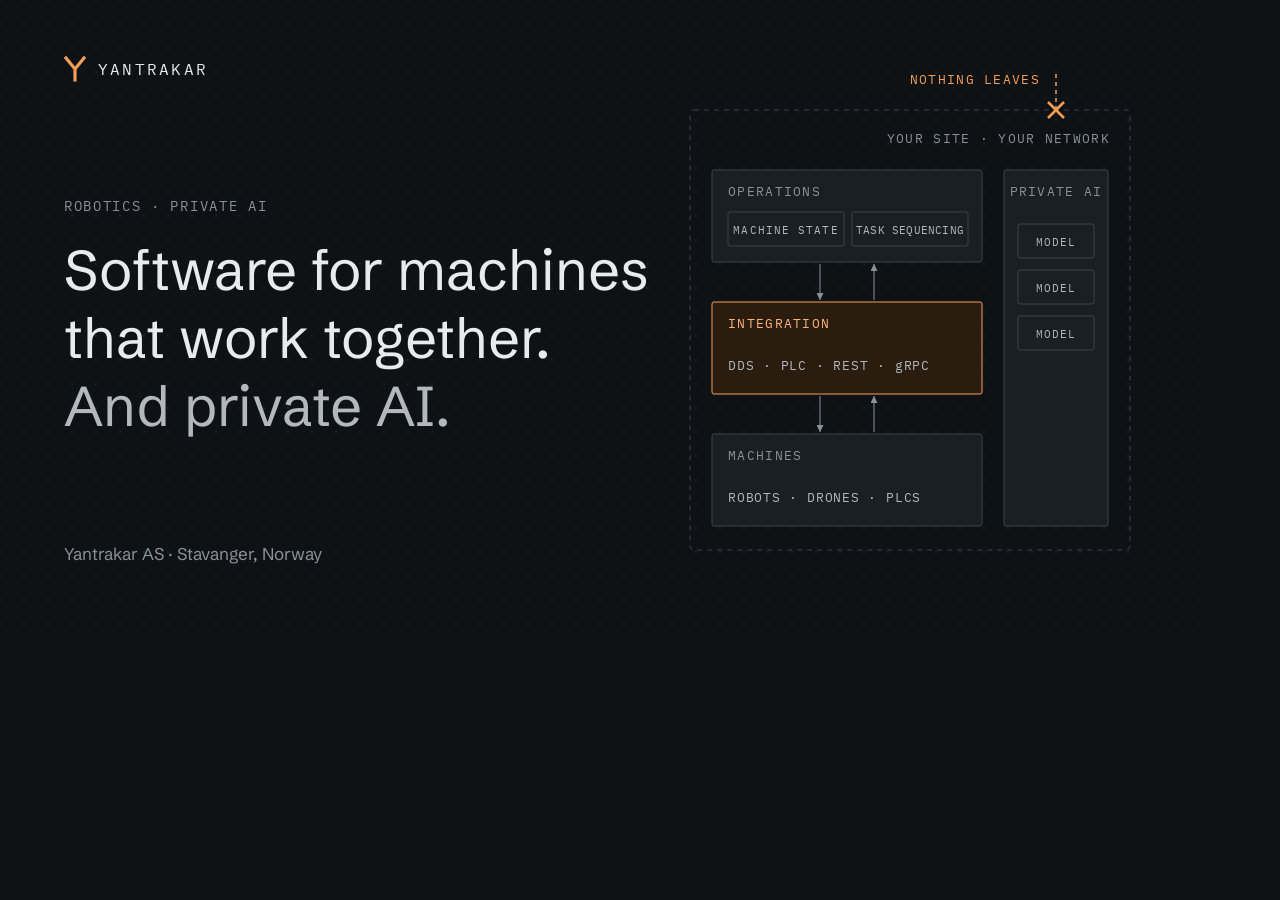
<file: tools/og/home.html>
<!doctype html>
<!-- Source of assets/og/home.png. Render at 1200x630:
     chromium --headless=new --hide-scrollbars --window-size=1200,630 --screenshot=home.png home.html -->
<html lang="en">
<head>
<meta charset="utf-8">
<title>Homepage preview</title>
<link rel="stylesheet" href="https://fonts.googleapis.com/css2?family=Schibsted+Grotesk:wght@400;500&amp;family=IBM+Plex+Mono:wght@400;500&amp;display=swap">
<link rel="stylesheet" href="og.css">
</head>
<body>
<svg width="1200" height="630" viewBox="0 0 1200 630" xmlns="http://www.w3.org/2000/svg">
<defs><marker id="m" viewBox="0 0 10 10" refX="10" refY="5" markerWidth="7" markerHeight="7" markerUnits="userSpaceOnUse" orient="auto-start-reverse"><path d="M0 0L10 5L0 10z" fill="#8A9199"/></marker></defs>
<path d="M66 58 L75 69 L84 58 M75 69 L75 80" fill="none" stroke="#F59E57" stroke-width="3.2" stroke-linecap="square"/>
<text class="word" x="98" y="75">YANTRAKAR</text>
<text class="mono" x="64" y="211">Robotics · Private AI</text>
<text class="h" x="64" y="290">Software for machines</text>
<text class="h" x="64" y="358">that work together.</text>
<text class="h h2" x="64" y="426">And private AI.</text>
<text class="by" x="64" y="560">Yantrakar AS · Stavanger, Norway</text>

<rect class="frame" x="690" y="110" width="440" height="440" rx="4"/>
<text class="mono-sm dim" x="1110" y="143" text-anchor="end">Your site · your network</text>

<rect class="box" x="712" y="170" width="270" height="92" rx="2"/>
<text class="mono-sm dim" x="728" y="196">Operations</text>
<rect class="box" x="728" y="212" width="116" height="34" rx="2"/><text class="mono-sm" x="786" y="234" text-anchor="middle" style="font-size:11px">Machine state</text>
<rect class="box" x="852" y="212" width="116" height="34" rx="2"/><text class="mono-sm" x="910" y="234" text-anchor="middle" style="font-size:11px;letter-spacing:.02em">Task sequencing</text>

<line class="ln" x1="820" y1="264" x2="820" y2="300" marker-end="url(#m)"/>
<line class="ln" x1="874" y1="300" x2="874" y2="264" marker-end="url(#m)"/>

<rect class="acc" x="712" y="302" width="270" height="92" rx="2"/>
<text class="mono-sm acc-t" x="728" y="328">Integration</text>
<text class="mono-sm" x="728" y="370" style="letter-spacing:.06em">DDS · PLC · REST · <tspan style="text-transform:none">gRPC</tspan></text>

<line class="ln" x1="820" y1="396" x2="820" y2="432" marker-end="url(#m)"/>
<line class="ln" x1="874" y1="432" x2="874" y2="396" marker-end="url(#m)"/>

<rect class="box" x="712" y="434" width="270" height="92" rx="2"/>
<text class="mono-sm dim" x="728" y="460">Machines</text>
<text class="mono-sm" x="728" y="502" style="letter-spacing:.06em">Robots · Drones · PLCs</text>

<rect class="box" x="1004" y="170" width="104" height="356" rx="2"/>
<text class="mono-sm dim" x="1056" y="196" text-anchor="middle">Private AI</text>
<rect class="box" x="1018" y="224" width="76" height="34" rx="2"/><text class="mono-sm" x="1056" y="246" text-anchor="middle" style="font-size:11px">Model</text>
<rect class="box" x="1018" y="270" width="76" height="34" rx="2"/><text class="mono-sm" x="1056" y="292" text-anchor="middle" style="font-size:11px">Model</text>
<rect class="box" x="1018" y="316" width="76" height="34" rx="2"/><text class="mono-sm" x="1056" y="338" text-anchor="middle" style="font-size:11px">Model</text>

<line class="lna" x1="1056" y1="110" x2="1056" y2="70" stroke-dasharray="4 4" stroke-width="1.5"/>
<g stroke="#F59E57" stroke-width="2.5"><line x1="1048" y1="102" x2="1064" y2="118"/><line x1="1048" y1="118" x2="1064" y2="102"/></g>
<text class="mono-sm accent" x="1040" y="84" text-anchor="end">Nothing leaves</text>
</svg>
</body>
</html>
</file>
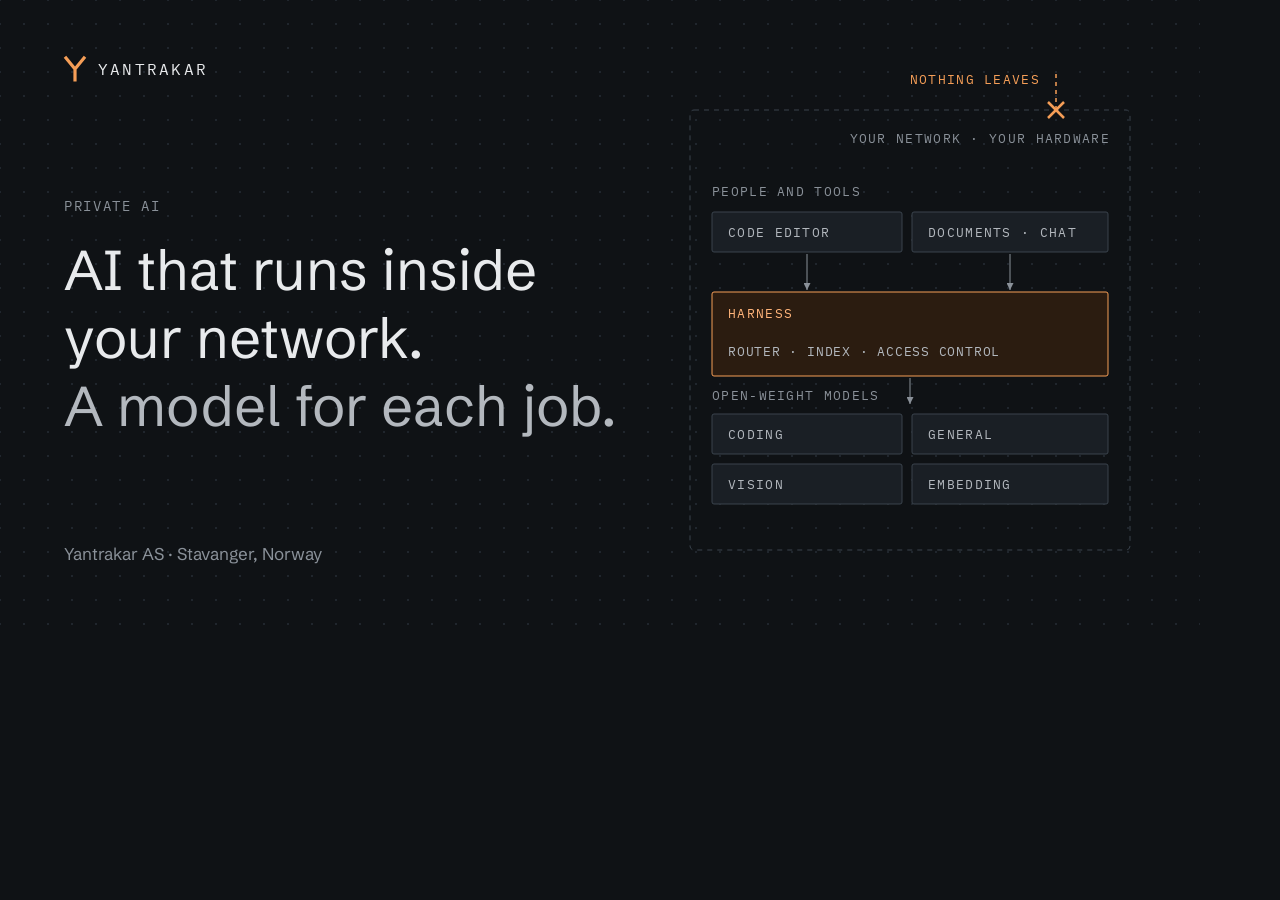
<file: tools/og/private-ai.html>
<!doctype html>
<!-- Source of assets/og/private-ai.png. Render at 1200x630:
     chromium --headless=new --hide-scrollbars --window-size=1200,630 --screenshot=private-ai.png private-ai.html -->
<html lang="en">
<head>
<meta charset="utf-8">
<title>Private AI preview</title>
<link rel="stylesheet" href="https://fonts.googleapis.com/css2?family=Schibsted+Grotesk:wght@400;500&amp;family=IBM+Plex+Mono:wght@400;500&amp;display=swap">
<link rel="stylesheet" href="og.css">
</head>
<body>
<svg width="1200" height="630" viewBox="0 0 1200 630" xmlns="http://www.w3.org/2000/svg">
<defs><marker id="m" viewBox="0 0 10 10" refX="10" refY="5" markerWidth="7" markerHeight="7" markerUnits="userSpaceOnUse" orient="auto-start-reverse"><path d="M0 0L10 5L0 10z" fill="#8A9199"/></marker></defs>
<path d="M66 58 L75 69 L84 58 M75 69 L75 80" fill="none" stroke="#F59E57" stroke-width="3.2" stroke-linecap="square"/>
<text class="word" x="98" y="75">YANTRAKAR</text>
<text class="mono" x="64" y="211">Private AI</text>
<text class="h" x="64" y="290">AI that runs inside</text>
<text class="h" x="64" y="358">your network.</text>
<text class="h h2" x="64" y="426">A model for each job.</text>
<text class="by" x="64" y="560">Yantrakar AS · Stavanger, Norway</text>

<rect class="frame" x="690" y="110" width="440" height="440" rx="4"/>
<text class="mono-sm dim" x="1110" y="143" text-anchor="end">Your network · your hardware</text>

<text class="mono-sm dim" x="712" y="196">People and tools</text>
<rect class="box" x="712" y="212" width="190" height="40" rx="2"/><text class="mono-sm" x="728" y="237">Code editor</text>
<rect class="box" x="912" y="212" width="196" height="40" rx="2"/><text class="mono-sm" x="928" y="237">Documents · Chat</text>

<line class="ln" x1="807" y1="254" x2="807" y2="290" marker-end="url(#m)"/>
<line class="ln" x1="1010" y1="254" x2="1010" y2="290" marker-end="url(#m)"/>

<rect class="acc" x="712" y="292" width="396" height="84" rx="2"/>
<text class="mono-sm acc-t" x="728" y="318">Harness</text>
<text class="mono-sm" x="728" y="356" style="letter-spacing:.06em">Router · Index · Access control</text>

<line class="ln" x1="910" y1="378" x2="910" y2="404" marker-end="url(#m)"/>

<text class="mono-sm dim" x="712" y="400">Open-weight models</text>
<rect class="box" x="712" y="414" width="190" height="40" rx="2"/><text class="mono-sm" x="728" y="439">Coding</text>
<rect class="box" x="912" y="414" width="196" height="40" rx="2"/><text class="mono-sm" x="928" y="439">General</text>
<rect class="box" x="712" y="464" width="190" height="40" rx="2"/><text class="mono-sm" x="728" y="489">Vision</text>
<rect class="box" x="912" y="464" width="196" height="40" rx="2"/><text class="mono-sm" x="928" y="489">Embedding</text>

<line class="lna" x1="1056" y1="110" x2="1056" y2="70" stroke-dasharray="4 4" stroke-width="1.5"/>
<g stroke="#F59E57" stroke-width="2.5"><line x1="1048" y1="102" x2="1064" y2="118"/><line x1="1048" y1="118" x2="1064" y2="102"/></g>
<text class="mono-sm accent" x="1040" y="84" text-anchor="end">Nothing leaves</text>
</svg>
</body>
</html>
</file>
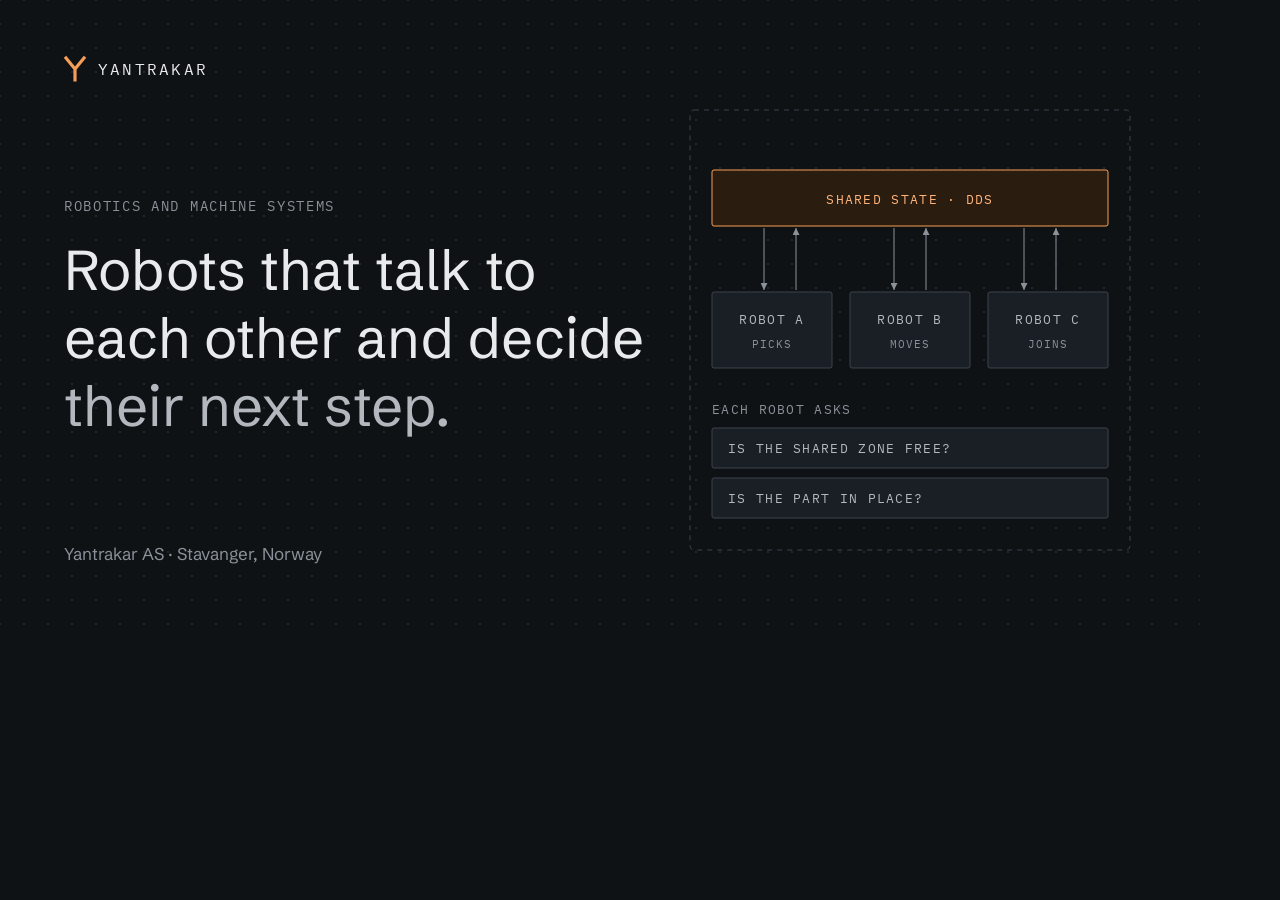
<file: tools/og/robotics.html>
<!doctype html>
<!-- Source of assets/og/robotics.png. Render at 1200x630:
     chromium --headless=new --hide-scrollbars --window-size=1200,630 --screenshot=robotics.png robotics.html -->
<html lang="en">
<head>
<meta charset="utf-8">
<title>Robotics preview</title>
<link rel="stylesheet" href="https://fonts.googleapis.com/css2?family=Schibsted+Grotesk:wght@400;500&amp;family=IBM+Plex+Mono:wght@400;500&amp;display=swap">
<link rel="stylesheet" href="og.css">
</head>
<body>
<svg width="1200" height="630" viewBox="0 0 1200 630" xmlns="http://www.w3.org/2000/svg">
<defs><marker id="m" viewBox="0 0 10 10" refX="10" refY="5" markerWidth="7" markerHeight="7" markerUnits="userSpaceOnUse" orient="auto-start-reverse"><path d="M0 0L10 5L0 10z" fill="#8A9199"/></marker></defs>
<path d="M66 58 L75 69 L84 58 M75 69 L75 80" fill="none" stroke="#F59E57" stroke-width="3.2" stroke-linecap="square"/>
<text class="word" x="98" y="75">YANTRAKAR</text>
<text class="mono" x="64" y="211">Robotics and machine systems</text>
<text class="h" x="64" y="290">Robots that talk to</text>
<text class="h" x="64" y="358">each other and decide</text>
<text class="h h2" x="64" y="426">their next step.</text>
<text class="by" x="64" y="560">Yantrakar AS · Stavanger, Norway</text>

<rect class="frame" x="690" y="110" width="440" height="440" rx="4"/>

<rect class="acc" x="712" y="170" width="396" height="56" rx="2"/>
<text class="mono-sm acc-t" x="910" y="204" text-anchor="middle">Shared state · DDS</text>

<line class="ln" x1="764" y1="228" x2="764" y2="290" marker-end="url(#m)"/>
<line class="ln" x1="796" y1="290" x2="796" y2="228" marker-end="url(#m)"/>
<line class="ln" x1="894" y1="228" x2="894" y2="290" marker-end="url(#m)"/>
<line class="ln" x1="926" y1="290" x2="926" y2="228" marker-end="url(#m)"/>
<line class="ln" x1="1024" y1="228" x2="1024" y2="290" marker-end="url(#m)"/>
<line class="ln" x1="1056" y1="290" x2="1056" y2="228" marker-end="url(#m)"/>

<rect class="box" x="712" y="292" width="120" height="76" rx="2"/>
<text class="mono-sm" x="772" y="324" text-anchor="middle">Robot A</text><text class="mono-sm dim" x="772" y="348" text-anchor="middle" style="font-size:11px">picks</text>
<rect class="box" x="850" y="292" width="120" height="76" rx="2"/>
<text class="mono-sm" x="910" y="324" text-anchor="middle">Robot B</text><text class="mono-sm dim" x="910" y="348" text-anchor="middle" style="font-size:11px">moves</text>
<rect class="box" x="988" y="292" width="120" height="76" rx="2"/>
<text class="mono-sm" x="1048" y="324" text-anchor="middle">Robot C</text><text class="mono-sm dim" x="1048" y="348" text-anchor="middle" style="font-size:11px">joins</text>

<text class="mono-sm dim" x="712" y="414">Each robot asks</text>
<rect class="box" x="712" y="428" width="396" height="40" rx="2"/><text class="mono-sm" x="728" y="453">Is the shared zone free?</text>
<rect class="box" x="712" y="478" width="396" height="40" rx="2"/><text class="mono-sm" x="728" y="503">Is the part in place?</text>
</svg>
</body>
</html>
</file>
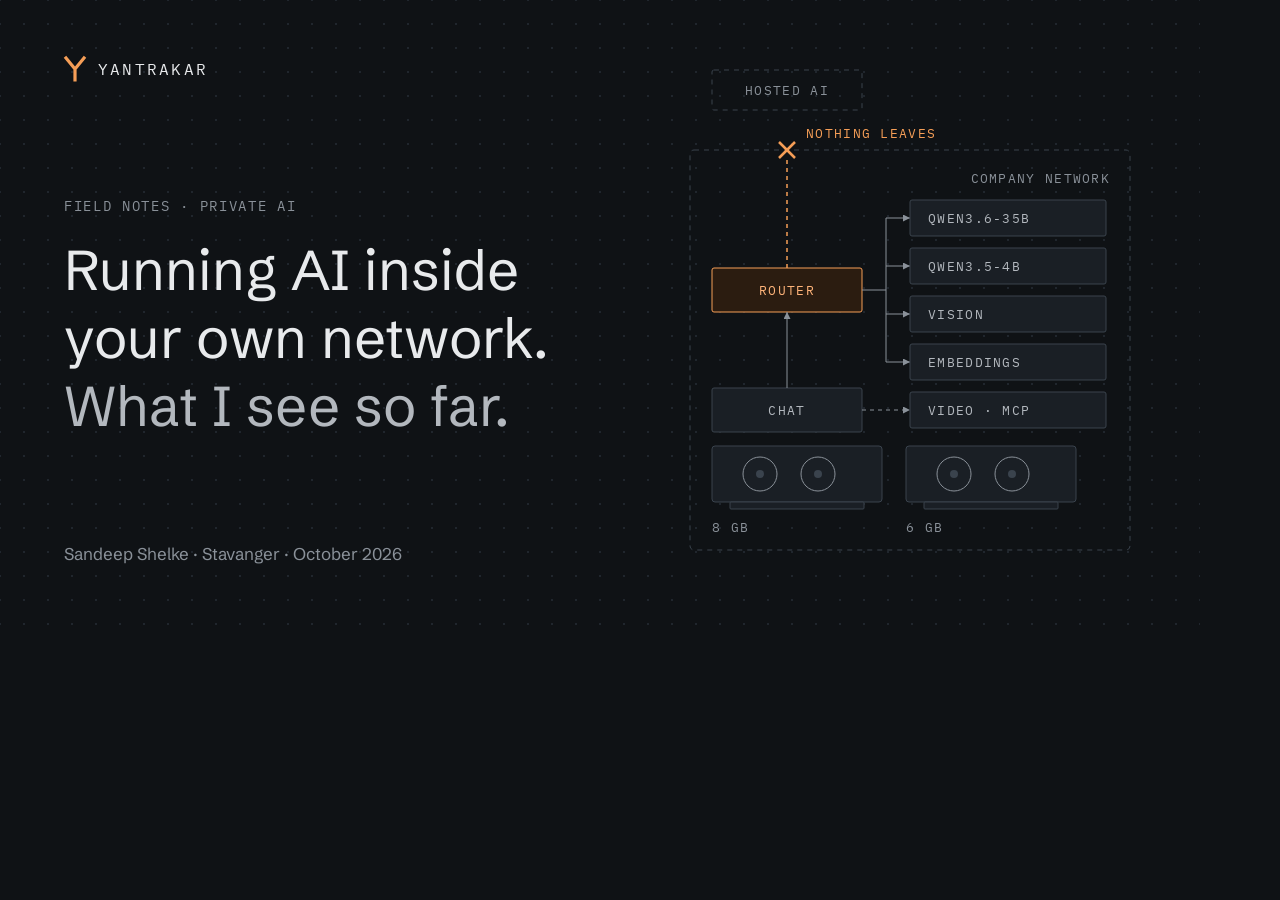
<file: tools/article_figs/running-ai-inside-your-network/og.html>
<!doctype html>
<!-- Source of assets/blog/private-ai-network/og.png. Render at 1200x630:
     chromium --headless=new --hide-scrollbars --window-size=1200,630 --screenshot=og.png og.html -->
<html lang="en">
<head>
<meta charset="utf-8">
<title>Article preview</title>
<link rel="stylesheet" href="https://fonts.googleapis.com/css2?family=Schibsted+Grotesk:wght@400;500&amp;family=IBM+Plex+Mono:wght@400;500&amp;display=swap">
<style>
html,body{margin:0;width:1200px;height:630px;overflow:hidden;background:#0F1215}
body{background-image:radial-gradient(#20262D 1px,transparent 1px);background-size:24px 24px;background-position:12px 12px}
.mono{font-family:"IBM Plex Mono",monospace;font-size:14px;letter-spacing:.12em;text-transform:uppercase;fill:#8A9199}
.mono-sm{font-family:"IBM Plex Mono",monospace;font-size:13px;letter-spacing:.1em;text-transform:uppercase;fill:#B3B8BE}
.h{font-family:"Schibsted Grotesk",sans-serif;font-size:56px;fill:#E8EAEC}
.h2{fill:#B3B8BE}
.by{font-family:"Schibsted Grotesk",sans-serif;font-size:17px;fill:#8A9199}
.box{fill:#1A1F25;stroke:#3A434D}
.acc{fill:#2B1C10;stroke:#F59E57}
.ln{stroke:#8A9199;fill:none}
.lna{stroke:#F59E57;fill:none}
.frame{fill:none;stroke:#3A434D;stroke-dasharray:5 5}
.accent{fill:#F59E57}
</style>
</head>
<body>
<svg width="1200" height="630" viewBox="0 0 1200 630" xmlns="http://www.w3.org/2000/svg">
<defs><marker id="m" viewBox="0 0 10 10" refX="10" refY="5" markerWidth="7" markerHeight="7" markerUnits="userSpaceOnUse" orient="auto"><path d="M0 0L10 5L0 10z" fill="#8A9199"/></marker></defs>
<path d="M66 58 L75 69 L84 58 M75 69 L75 80" fill="none" stroke="#F59E57" stroke-width="3.2" stroke-linecap="square"/>
<text x="98" y="75" style="font-family:'IBM Plex Mono',monospace;font-size:16px;letter-spacing:.14em;fill:#E8EAEC">YANTRAKAR</text>
<text class="mono" x="64" y="211">Field notes · Private AI</text>
<text class="h" x="64" y="290">Running AI inside</text>
<text class="h" x="64" y="358">your own network.</text>
<text class="h h2" x="64" y="426">What I see so far.</text>
<text class="by" x="64" y="560">Sandeep Shelke · Stavanger · October 2026</text>

<rect class="frame" x="712" y="70" width="150" height="40" rx="2"/>
<text class="mono-sm" x="787" y="95" text-anchor="middle" style="fill:#8A9199">Hosted AI</text>
<rect class="frame" x="690" y="150" width="440" height="400" rx="4"/>
<text class="mono-sm" x="1110" y="183" text-anchor="end" style="fill:#8A9199">Company network</text>
<line class="lna" x1="787" y1="268" x2="787" y2="158" stroke-dasharray="4 4" stroke-width="1.5"/>
<g stroke="#F59E57" stroke-width="2.5"><line x1="779" y1="142" x2="795" y2="158"/><line x1="779" y1="158" x2="795" y2="142"/></g>
<text class="mono-sm accent" x="806" y="138" style="fill:#F59E57">Nothing leaves</text>

<rect class="acc" x="712" y="268" width="150" height="44" rx="2"/>
<text class="mono-sm" x="787" y="295" text-anchor="middle" style="fill:#FFB47A">Router</text>
<line class="ln" x1="862" y1="290" x2="886" y2="290"/>
<line class="ln" x1="886" y1="218" x2="886" y2="362"/>
<line class="ln" x1="886" y1="218" x2="910" y2="218" marker-end="url(#m)"/>
<line class="ln" x1="886" y1="266" x2="910" y2="266" marker-end="url(#m)"/>
<line class="ln" x1="886" y1="314" x2="910" y2="314" marker-end="url(#m)"/>
<line class="ln" x1="886" y1="362" x2="910" y2="362" marker-end="url(#m)"/>

<rect class="box" x="712" y="388" width="150" height="44" rx="2"/>
<text class="mono-sm" x="787" y="415" text-anchor="middle">Chat</text>
<line class="ln" x1="787" y1="388" x2="787" y2="312" marker-end="url(#m)"/>
<line class="ln" x1="862" y1="410" x2="910" y2="410" stroke-dasharray="4 4" marker-end="url(#m)"/>

<rect class="box" x="910" y="200" width="196" height="36" rx="2"/><text class="mono-sm" x="928" y="223">Qwen3.6-35B</text>
<rect class="box" x="910" y="248" width="196" height="36" rx="2"/><text class="mono-sm" x="928" y="271">Qwen3.5-4B</text>
<rect class="box" x="910" y="296" width="196" height="36" rx="2"/><text class="mono-sm" x="928" y="319">Vision</text>
<rect class="box" x="910" y="344" width="196" height="36" rx="2"/><text class="mono-sm" x="928" y="367">Embeddings</text>
<rect class="box" x="910" y="392" width="196" height="36" rx="2"/><text class="mono-sm" x="928" y="415">Video · MCP</text>

<g>
<rect class="box" x="712" y="446" width="170" height="56" rx="3"/><rect class="box" x="730" y="502" width="134" height="7" rx="1"/>
<circle class="ln" cx="760" cy="474" r="17"/><circle cx="760" cy="474" r="4" fill="#3A434D"/>
<circle class="ln" cx="818" cy="474" r="17"/><circle cx="818" cy="474" r="4" fill="#3A434D"/>
<text class="mono-sm" x="712" y="532" style="fill:#8A9199">8 GB</text>
<rect class="box" x="906" y="446" width="170" height="56" rx="3"/><rect class="box" x="924" y="502" width="134" height="7" rx="1"/>
<circle class="ln" cx="954" cy="474" r="17"/><circle cx="954" cy="474" r="4" fill="#3A434D"/>
<circle class="ln" cx="1012" cy="474" r="17"/><circle cx="1012" cy="474" r="4" fill="#3A434D"/>
<text class="mono-sm" x="906" y="532" style="fill:#8A9199">6 GB</text>
</g>
</svg>
</body>
</html>
</file>
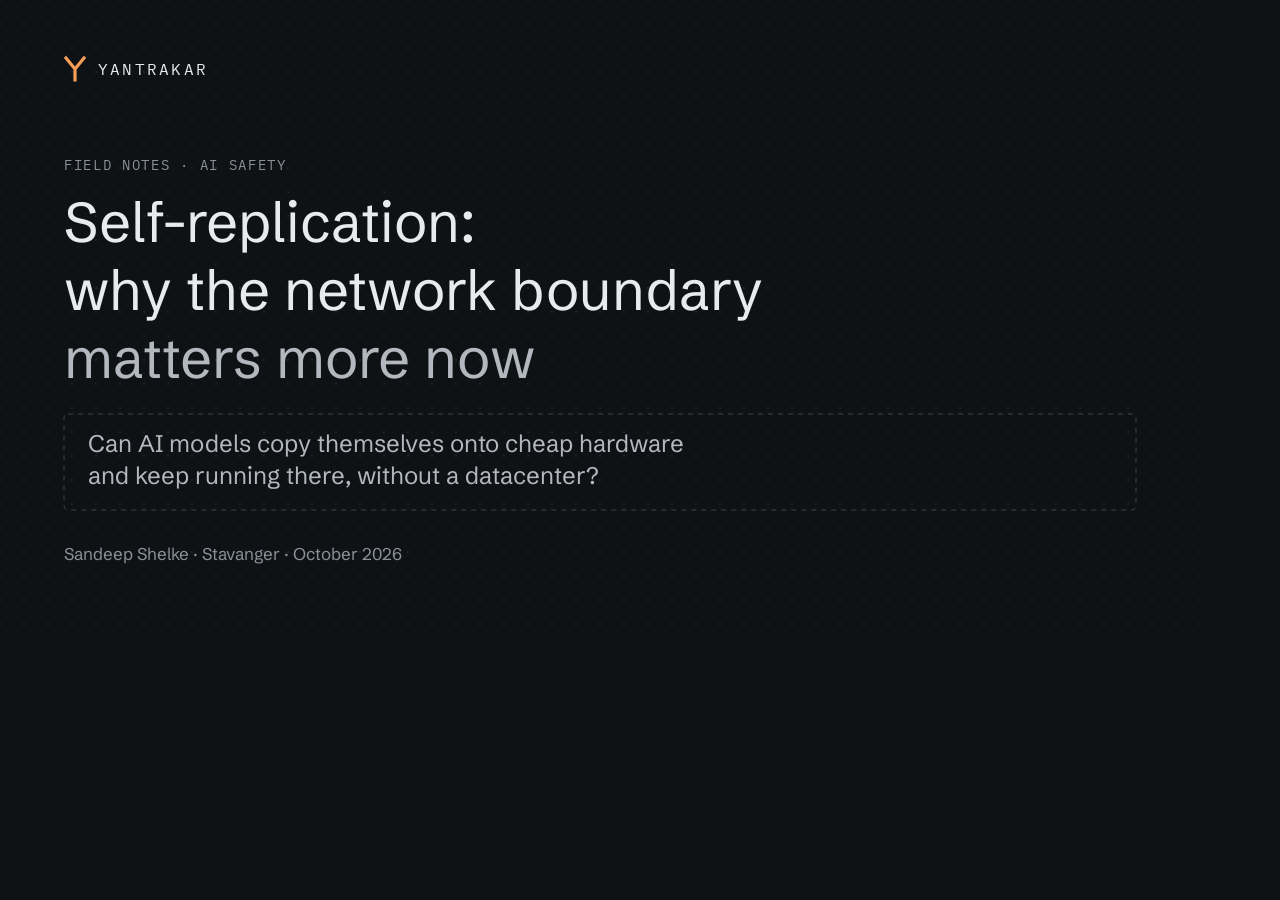
<file: tools/article_figs/self-replication-network-boundary/og.html>
<!doctype html>
<html lang="en">
<head>
<meta charset="utf-8">
<title>Article preview</title>
<link rel="stylesheet" href="https://fonts.googleapis.com/css2?family=Schibsted+Grotesk:wght@400;500&amp;family=IBM+Plex+Mono:wght@400;500&amp;display=swap">
<style>
html,body{margin:0;width:1200px;height:630px;overflow:hidden;background:#0F1215}
body{background-image:radial-gradient(#20262D 1px,transparent 1px);background-size:24px 24px;background-position:12px 12px}
.mono{font-family:"IBM Plex Mono",monospace;font-size:14px;letter-spacing:.12em;text-transform:uppercase;fill:#8A9199}
.h{font-family:"Schibsted Grotesk",sans-serif;font-size:56px;fill:#E8EAEC}
.h2{fill:#B3B8BE}
.lead{font-family:"Schibsted Grotesk",sans-serif;font-size:24px;fill:#B3B8BE}
.by{font-family:"Schibsted Grotesk",sans-serif;font-size:17px;fill:#8A9199}
.frame{fill:none;stroke:#3A434D;stroke-dasharray:5 5}
</style>
</head>
<body>
<svg width="1200" height="630" viewBox="0 0 1200 630" role="img" aria-labelledby="og-t og-d" xmlns="http://www.w3.org/2000/svg">
<title id="og-t">Self-replication: why the network boundary matters more now</title>
<desc id="og-d">Can AI models copy themselves onto cheap hardware and keep running there, without a datacenter?</desc>
<path d="M66 58 L75 69 L84 58 M75 69 L75 80" fill="none" stroke="#F59E57" stroke-width="3.2" stroke-linecap="square"/>
<text x="98" y="75" style="font-family:'IBM Plex Mono',monospace;font-size:16px;letter-spacing:.14em;fill:#E8EAEC">YANTRAKAR</text>
<text class="mono" x="64" y="170">Field notes · AI safety</text>
<text class="h" x="64" y="242">Self-replication:</text>
<text class="h" x="64" y="310">why the network boundary</text>
<text class="h h2" x="64" y="378">matters more now</text>
<rect class="frame" x="64" y="414" width="1072" height="96" rx="4"/>
<text class="lead" x="88" y="452">Can AI models copy themselves onto cheap hardware</text>
<text class="lead" x="88" y="484">and keep running there, without a datacenter?</text>
<text class="by" x="64" y="560">Sandeep Shelke · Stavanger · October 2026</text>
</svg>
</body>
</html>
</file>
<file: assets/fonts/fonts.css>
/* Self-hosted from Google Fonts (latin and latin-ext only), so visitors' browsers do not contact Google. Licenses: OFL-*.txt. */
/* IBM Plex Mono 400, latin-ext */
@font-face {
  font-family: 'IBM Plex Mono';
  font-style: normal;
  font-weight: 400;
  font-display: swap;
  src: url(ibm-plex-mono-400-latin-ext.woff2) format('woff2');
  unicode-range: U+0100-02BA, U+02BD-02C5, U+02C7-02CC, U+02CE-02D7, U+02DD-02FF, U+0304, U+0308, U+0329, U+1D00-1DBF, U+1E00-1E9F, U+1EF2-1EFF, U+2020, U+20A0-20AB, U+20AD-20C4, U+2113, U+2C60-2C7F, U+A720-A7FF;
}
/* IBM Plex Mono 400, latin */
@font-face {
  font-family: 'IBM Plex Mono';
  font-style: normal;
  font-weight: 400;
  font-display: swap;
  src: url(ibm-plex-mono-400-latin.woff2) format('woff2');
  unicode-range: U+0000-00FF, U+0131, U+0152-0153, U+02BB-02BC, U+02C6, U+02DA, U+02DC, U+0304, U+0308, U+0329, U+2000-206F, U+20AC, U+2122, U+2191, U+2193, U+2212, U+2215, U+FEFF, U+FFFD;
}
/* IBM Plex Mono 500, latin-ext */
@font-face {
  font-family: 'IBM Plex Mono';
  font-style: normal;
  font-weight: 500;
  font-display: swap;
  src: url(ibm-plex-mono-500-latin-ext.woff2) format('woff2');
  unicode-range: U+0100-02BA, U+02BD-02C5, U+02C7-02CC, U+02CE-02D7, U+02DD-02FF, U+0304, U+0308, U+0329, U+1D00-1DBF, U+1E00-1E9F, U+1EF2-1EFF, U+2020, U+20A0-20AB, U+20AD-20C4, U+2113, U+2C60-2C7F, U+A720-A7FF;
}
/* IBM Plex Mono 500, latin */
@font-face {
  font-family: 'IBM Plex Mono';
  font-style: normal;
  font-weight: 500;
  font-display: swap;
  src: url(ibm-plex-mono-500-latin.woff2) format('woff2');
  unicode-range: U+0000-00FF, U+0131, U+0152-0153, U+02BB-02BC, U+02C6, U+02DA, U+02DC, U+0304, U+0308, U+0329, U+2000-206F, U+20AC, U+2122, U+2191, U+2193, U+2212, U+2215, U+FEFF, U+FFFD;
}
/* Schibsted Grotesk 400, latin-ext */
@font-face {
  font-family: 'Schibsted Grotesk';
  font-style: normal;
  font-weight: 400;
  font-display: swap;
  src: url(schibsted-grotesk-latin-ext.woff2) format('woff2');
  unicode-range: U+0100-02BA, U+02BD-02C5, U+02C7-02CC, U+02CE-02D7, U+02DD-02FF, U+0304, U+0308, U+0329, U+1D00-1DBF, U+1E00-1E9F, U+1EF2-1EFF, U+2020, U+20A0-20AB, U+20AD-20C4, U+2113, U+2C60-2C7F, U+A720-A7FF;
}
/* Schibsted Grotesk 400, latin */
@font-face {
  font-family: 'Schibsted Grotesk';
  font-style: normal;
  font-weight: 400;
  font-display: swap;
  src: url(schibsted-grotesk-latin.woff2) format('woff2');
  unicode-range: U+0000-00FF, U+0131, U+0152-0153, U+02BB-02BC, U+02C6, U+02DA, U+02DC, U+0304, U+0308, U+0329, U+2000-206F, U+20AC, U+2122, U+2191, U+2193, U+2212, U+2215, U+FEFF, U+FFFD;
}
/* Schibsted Grotesk 500, latin-ext */
@font-face {
  font-family: 'Schibsted Grotesk';
  font-style: normal;
  font-weight: 500;
  font-display: swap;
  src: url(schibsted-grotesk-latin-ext.woff2) format('woff2');
  unicode-range: U+0100-02BA, U+02BD-02C5, U+02C7-02CC, U+02CE-02D7, U+02DD-02FF, U+0304, U+0308, U+0329, U+1D00-1DBF, U+1E00-1E9F, U+1EF2-1EFF, U+2020, U+20A0-20AB, U+20AD-20C4, U+2113, U+2C60-2C7F, U+A720-A7FF;
}
/* Schibsted Grotesk 500, latin */
@font-face {
  font-family: 'Schibsted Grotesk';
  font-style: normal;
  font-weight: 500;
  font-display: swap;
  src: url(schibsted-grotesk-latin.woff2) format('woff2');
  unicode-range: U+0000-00FF, U+0131, U+0152-0153, U+02BB-02BC, U+02C6, U+02DA, U+02DC, U+0304, U+0308, U+0329, U+2000-206F, U+20AC, U+2122, U+2191, U+2193, U+2212, U+2215, U+FEFF, U+FFFD;
}
/* Schibsted Grotesk 600, latin-ext */
@font-face {
  font-family: 'Schibsted Grotesk';
  font-style: normal;
  font-weight: 600;
  font-display: swap;
  src: url(schibsted-grotesk-latin-ext.woff2) format('woff2');
  unicode-range: U+0100-02BA, U+02BD-02C5, U+02C7-02CC, U+02CE-02D7, U+02DD-02FF, U+0304, U+0308, U+0329, U+1D00-1DBF, U+1E00-1E9F, U+1EF2-1EFF, U+2020, U+20A0-20AB, U+20AD-20C4, U+2113, U+2C60-2C7F, U+A720-A7FF;
}
/* Schibsted Grotesk 600, latin */
@font-face {
  font-family: 'Schibsted Grotesk';
  font-style: normal;
  font-weight: 600;
  font-display: swap;
  src: url(schibsted-grotesk-latin.woff2) format('woff2');
  unicode-range: U+0000-00FF, U+0131, U+0152-0153, U+02BB-02BC, U+02C6, U+02DA, U+02DC, U+0304, U+0308, U+0329, U+2000-206F, U+20AC, U+2122, U+2191, U+2193, U+2212, U+2215, U+FEFF, U+FFFD;
}
</file>
<file: styles.css>
/* Yantrakar v2: shared styles. Tokens first (dark-first), then base, layout, components, figures. */

:root{
  --bg:#0F1215; --surface:#14181C; --raised:#1A1F25;
  --rule:#262C33; --rule-strong:#3A434D; --dot:#20262D;
  --ink:#E8EAEC; --ink-2:#B3B8BE; --muted:#8A9199;
  --accent:#F59E57; --accent-ink:#FFB47A; --accent-tint:#2B1C10; --accent-tint-2:#473220; --accent-line:#7A4A22; --on-accent:#1A0E05;
  --focus:#7AA2FF;
  color-scheme: dark;
}
@media (prefers-color-scheme: light){
  :root:not([data-theme="dark"]){
    --bg:#F3F2EF; --surface:#FFFFFF; --raised:#ECEAE6;
    --rule:#D8D5CF; --rule-strong:#B5B0A7; --dot:#DCD8D1;
    --ink:#15181B; --ink-2:#3F454C; --muted:#61676E;
    --accent:#B54708; --accent-ink:#9A3B06; --accent-tint:#FBEBDD; --accent-tint-2:#F3D2B6; --accent-line:#E3A06E; --on-accent:#FFFFFF;
    --focus:#2563EB;
    color-scheme: light;
  }
}
:root[data-theme="light"]{
  --bg:#F3F2EF; --surface:#FFFFFF; --raised:#ECEAE6;
  --rule:#D8D5CF; --rule-strong:#B5B0A7; --dot:#DCD8D1;
  --ink:#15181B; --ink-2:#3F454C; --muted:#61676E;
  --accent:#B54708; --accent-ink:#9A3B06; --accent-tint:#FBEBDD; --accent-tint-2:#F3D2B6; --accent-line:#E3A06E; --on-accent:#FFFFFF;
  --focus:#2563EB;
  color-scheme: light;
}

/* Base */
*,*::before,*::after{box-sizing:border-box}
html{-webkit-text-size-adjust:100%;text-size-adjust:100%;scroll-padding-top:7rem}
body{
  margin:0;background:var(--bg);color:var(--ink-2);
  font-family:"Schibsted Grotesk","Helvetica Neue",Helvetica,Arial,sans-serif;
  font-size:1.0625rem;line-height:1.6;font-weight:400;
  overflow-wrap:break-word;
}
h1,h2,h3{
  font-family:"Schibsted Grotesk","Helvetica Neue",Helvetica,Arial,sans-serif;
  color:var(--ink);margin:0;text-wrap:balance;
}
h1{font-size:clamp(2.1rem,1.4rem + 2.6vw,3.4rem);line-height:1.04;font-weight:400;letter-spacing:-0.025em}
h2{font-size:clamp(1.6rem,1.25rem + 1.4vw,2.25rem);line-height:1.12;font-weight:400;letter-spacing:-0.015em}
h3{font-size:1.125rem;line-height:1.3;font-weight:500}
.h1-quiet{color:var(--ink-2)}
p{margin:0;text-wrap:pretty;max-width:62ch}
ul,ol{margin:0;padding:0}
strong{font-weight:500;color:var(--ink)}
a{
  color:var(--accent-ink);
  text-decoration:underline;text-decoration-thickness:1px;text-underline-offset:3px;
}
a:hover{color:var(--accent)}
:focus-visible{outline:2px solid var(--focus);outline-offset:2px}
.mono,.label,.eyebrow,.tag,.mono-line,.page-index,.fig-head,.btn,.nav a,.field label,.dtable th,.label-h,.term,.wordmark,.chip,.steps li::before{
  font-family:"IBM Plex Mono",ui-monospace,"SFMono-Regular",Menlo,Consolas,monospace;
}
.label,.eyebrow,.tag,.mono-line,.page-index,.label-h,.fig-head{
  font-size:.75rem;line-height:1.5;text-transform:uppercase;letter-spacing:.08em;font-weight:400;color:var(--muted);
}
.sr-only{
  position:absolute;width:1px;height:1px;margin:-1px;padding:0;border:0;
  overflow:hidden;clip:rect(0 0 0 0);clip-path:inset(50%);white-space:nowrap;
}
.lead{font-size:1.25rem;line-height:1.5;color:var(--ink-2)}
.prose{max-width:62ch}
.plain{list-style:none;display:grid;gap:.25rem}

/* Layout */
.wrap{
  width:100%;max-width:1200px;margin-inline:auto;
  padding-inline:max(16px,env(safe-area-inset-left),env(safe-area-inset-right));
}
main{display:block}
.sec{
  position:relative;
  padding-block:clamp(2.5rem,1.5rem + 3vw,4.5rem);
}
.sec::before{
  content:"";position:absolute;top:0;left:50%;transform:translateX(-50%);
  width:min(calc(100% - 32px),1168px);height:1px;background:var(--rule);
}
.sec-head{display:grid;gap:.75rem;margin-bottom:clamp(1.25rem,1rem + 1.5vw,2rem);min-width:0}
.sec-head > *{min-width:0}
.stack{display:grid;gap:1.25rem;min-width:0;align-content:start}
.stack > *{min-width:0}
.grid-3{
  display:grid;gap:24px;min-width:0;
  grid-template-columns:repeat(auto-fit,minmax(min(100%,18rem),1fr));
}
.grid-3 > *{min-width:0}
.grid-services{
  display:grid;gap:24px;min-width:0;
  grid-template-columns:minmax(0,1fr);
}
@media (min-width:720px){.grid-services{grid-template-columns:repeat(2,minmax(0,1fr))}}
.grid-services > *{min-width:0}
.grid-work{
  display:grid;gap:24px;min-width:0;
  grid-template-columns:minmax(0,1fr);
}
@media (min-width:720px){.grid-work{grid-template-columns:repeat(2,minmax(0,1fr))}}
.grid-work > *{min-width:0}

/* Split: text left, figure right on wide screens */
.split{display:grid;gap:1.5rem;min-width:0;align-items:start}
.split > *{min-width:0}
.split-text{display:grid;gap:1rem;align-content:start}
.split-fig{display:grid;gap:1rem;min-width:0}
@media (min-width:1100px){
  .split{grid-template-columns:repeat(12,minmax(0,1fr));column-gap:24px}
  .split-text{grid-column:span 4}
  .split-fig{grid-column:span 8}
}

/* Skip link */
.skip{
  position:absolute;left:-9999px;top:0;z-index:100;
  background:var(--surface);color:var(--ink);padding:.6rem 1rem;border:2px solid var(--focus);
  border-radius:2px;text-decoration:none;
}
.skip:focus{left:16px;top:8px}

/* Header */
.site-header{
  position:sticky;top:0;z-index:50;
  background:var(--bg);border-bottom:1px solid var(--rule);
}
.bar{display:flex;align-items:center;justify-content:space-between;gap:24px;min-height:56px}
.wordmark{
  font-weight:500;font-size:.85rem;letter-spacing:.14em;color:var(--ink);text-decoration:none;
  display:inline-flex;align-items:center;gap:.6rem;height:44px;flex:none;
}
.wm-mark{display:block;flex:none;width:18px;height:18px;color:var(--accent)}
.wordmark:hover{color:var(--ink)}
.nav{min-width:0}
.nav ul{display:flex;align-items:center;gap:22px;list-style:none;white-space:nowrap;padding:0 2px}
.nav a{
  display:inline-flex;align-items:center;min-height:44px;
  font-size:.75rem;text-transform:uppercase;letter-spacing:.06em;
  color:var(--ink-2);text-decoration:none;
}
.nav a:hover{color:var(--ink)}
.nav a[aria-current="page"]{color:var(--ink);text-decoration:underline;text-decoration-thickness:1px;text-underline-offset:6px;text-decoration-color:var(--rule-strong)}
.nav a.btn{color:var(--accent-ink);min-height:0}
.wordmark[aria-current="page"]{text-decoration:none}
@media (max-width:719px){
  .bar{flex-wrap:wrap;gap:0;padding-bottom:0}
  .nav{flex:1 1 100%;width:100%}
  .nav ul{overflow-x:auto;gap:18px;scrollbar-width:thin;height:44px}
  .nav li:last-child{position:sticky;right:0;background:var(--bg);padding-left:14px;margin-left:auto}
}

/* Buttons */
.btn{
  display:inline-flex;align-items:center;justify-content:center;height:36px;padding:0 14px;
  border:1px solid transparent;border-radius:2px;
  font-size:.75rem;line-height:1;text-transform:uppercase;letter-spacing:.06em;font-weight:400;
  text-decoration:none;cursor:pointer;white-space:nowrap;
  transition:border-color 120ms,color 120ms;
}
.btn-primary{background:var(--accent-tint);color:var(--accent-ink);border-color:var(--accent-line)}
.btn-primary:hover{border-color:var(--accent);color:var(--accent-ink)}
.btn-secondary{background:transparent;color:var(--ink-2);border-color:var(--rule-strong)}
.btn-secondary:hover{color:var(--ink);border-color:var(--muted)}
.btn-sm{height:30px;padding:0 12px;position:relative}
.btn-sm::after{content:"";position:absolute;inset:-7px 0}
button.btn{font-family:"IBM Plex Mono",ui-monospace,"SFMono-Regular",Menlo,Consolas,monospace}

/* Hero */
.hero{position:relative;padding-block:clamp(2.5rem,1.5rem + 4vw,4.5rem) clamp(2rem,1.25rem + 3vw,3.5rem)}
.hero > .wrap{position:relative;z-index:1}
.hero-home::before{
  content:"";position:absolute;inset:0;pointer-events:none;
  background-image:radial-gradient(var(--dot) 1px,transparent 1px);background-size:20px 20px;
  -webkit-mask-image:linear-gradient(to bottom,#000 70%,transparent);
  mask-image:linear-gradient(to bottom,#000 70%,transparent);
}
.hero-text{display:grid;gap:1.25rem;justify-items:start;min-width:0}
.hero-text > *{min-width:0}
.hero h1{max-width:20ch}
.hero-home h1{max-width:none}
.hero .lead{max-width:62ch}
.hero-grid{display:grid;gap:2rem;min-width:0;grid-template-columns:minmax(0,1fr);align-items:center}
.hero-grid > *{min-width:0}
@media (min-width:960px){
  .hero-grid{grid-template-columns:repeat(2,minmax(0,1fr));column-gap:24px}
}
.eyebrow{color:var(--ink-2)}
.actions{display:flex;flex-wrap:wrap;gap:.75rem}
.page-index{display:flex;flex-wrap:wrap;gap:0 .75rem;margin-block:-13px}
.page-index a{display:inline-flex;align-items:center;min-height:44px}
.pi{white-space:nowrap}
.page-index a{color:var(--ink-2);text-decoration-color:var(--rule-strong)}
.page-index a:hover{color:var(--ink)}

/* Tags */
.tag{display:inline-block;border:1px solid var(--rule);border-radius:2px;padding:2px 6px;color:var(--muted);white-space:nowrap}
.tag-accent{color:var(--accent-ink)}

/* Panels */
.panel{background:var(--surface);border:1px solid var(--rule);border-radius:4px}

/* Tiles */
.tiles{display:grid;gap:24px;grid-template-columns:minmax(0,1fr);min-width:0}
@media (min-width:900px){.tiles{grid-template-columns:repeat(3,minmax(0,1fr))}}
.tile{
  display:flex;flex-direction:column;align-items:flex-start;gap:12px;padding:24px;min-width:0;
  color:var(--ink-2);text-decoration:none;transition:border-color 120ms;
}
.tile > *{min-width:0;max-width:100%}
.tile:hover{color:var(--ink-2);border-color:var(--rule-strong)}
.tile h3{font-size:1.25rem}
.tile p{color:var(--ink-2)}
.tile-foot{margin-top:auto;padding-top:16px;display:grid;gap:12px;width:100%;justify-items:start;align-content:end}
.mono-line{color:var(--muted)}
.more{color:var(--accent-ink);text-decoration:underline;text-decoration-thickness:1px;text-underline-offset:3px}
.more .arr{display:inline-block;transition:transform 120ms}
.tile:hover .more .arr{transform:translateX(2px)}
.term{
  margin:0;background:var(--bg);border:1px solid var(--rule);border-radius:2px;padding:10px 12px;
  font-size:.875rem;line-height:1.4;color:var(--ink);transition:border-color 120ms;max-width:100%;
}
.term:hover{border-color:var(--accent)}
.term code{font:inherit;user-select:all;white-space:nowrap}
.prompt{color:var(--accent)}
.tile-links{display:flex;flex-wrap:wrap;gap:0 1.25rem}
.tile-links a{display:inline-flex;align-items:center;min-height:44px}

/* How I work band (home) */
.how-band{display:grid;gap:1rem;min-width:0;align-items:start}
.how-band > *{min-width:0}
.how-body{display:grid;gap:.75rem}
@media (min-width:960px){
  .how-band{grid-template-columns:repeat(12,minmax(0,1fr));column-gap:24px}
  .how-band h2{grid-column:span 4}
  .how-body{grid-column:span 8}
}

/* Useful list */
.useful{list-style:none;display:grid}
.useful li{
  display:grid;grid-template-columns:minmax(0,1fr);gap:6px;justify-items:start;
  padding-block:14px;border-top:1px solid var(--rule);
}
.useful li:last-child{border-bottom:1px solid var(--rule)}
.useful li > *{min-width:0}
.useful p{max-width:70ch}
@media (min-width:600px){
  .useful li{grid-template-columns:7.5rem minmax(0,1fr);gap:16px;align-items:baseline}
}

/* Chips */
.chips{display:flex;flex-wrap:wrap;gap:.5rem;list-style:none}
.chip{
  display:inline-block;font-size:.75rem;line-height:1.5;
  border:1px solid var(--rule);border-radius:2px;padding:2px 8px;color:var(--ink-2);
}

/* Work items (About) */
.work-item{display:flex;flex-direction:column;align-items:flex-start;gap:12px;padding:24px;min-width:0}
.work-item > *{min-width:0}
.work-item .chips{margin-top:auto}
.item-link{padding-top:4px}
.note{color:var(--ink-2);font-size:.9375rem}

/* How I work (About) */
.how-col{display:grid;gap:.5rem;align-content:start;border-top:1px solid var(--rule-strong);padding-top:1rem}
.how-meta{display:grid;gap:.75rem;margin-top:2rem}
.how-meta .label{color:var(--ink-2)}
.links-row{display:flex;flex-wrap:wrap;gap:.5rem 1.5rem}

/* Services */
.service{display:grid;gap:.35rem;align-content:start;border-top:1px solid var(--rule-strong);padding-top:1rem}

/* Callout */
.callout{
  border-left:2px solid var(--accent);background:var(--accent-tint);
  border-radius:0 4px 4px 0;padding:1rem 1.25rem;
}
.callout p{color:var(--ink)}

/* Figures */
.fig{margin:0;border:1px solid var(--rule);border-radius:4px;background:var(--surface);min-width:0}
.fig-head{
  display:flex;align-items:stretch;height:36px;border-bottom:1px solid var(--rule);overflow:hidden;
}
.fig-no,.fig-title{display:flex;align-items:center;white-space:nowrap}
.fig-no{padding-inline:14px 12px;color:var(--muted)}
.fig-title{padding-inline:12px 14px;border-left:1px solid var(--rule);color:var(--ink-2);min-width:0}
.fig-body{padding:20px;min-width:0}
@media (max-width:599px){.fig-body{padding:16px}}
.fig-scroll{overflow-x:auto;scrollbar-width:thin}
.fig svg{display:block;width:100%;height:auto;margin-inline:auto}
.fig-scroll svg.f01{min-width:640px;max-width:890px}
.fig-scroll svg.f02{min-width:684px;max-width:950px}
.fig-scroll svg.f03{min-width:655px;max-width:910px}
.fig-scroll svg.f04{min-width:655px;max-width:910px}
.fig-scroll svg.f06{min-width:680px;max-width:945px}
.fig-scroll svg.f07{min-width:665px;max-width:925px}
.fig figcaption{font-size:.875rem;line-height:1.5;color:var(--muted);padding-top:12px;max-width:none}
.cq{container-type:inline-size}
.fig svg.f00w{max-width:600px}
.fig svg.nv{display:none;max-width:420px}
.fig svg.f01w{max-width:890px}
.fig svg.f02w{max-width:950px}
.fig svg.f03w{max-width:910px}
.fig svg.f06w{max-width:945px}
@container (max-width:519px){
  .fig svg.f00w{display:none}
  .fig svg.f00n{display:block}
}
@container (max-width:599px){
  .fig svg.sw.wv{display:none}
  .fig svg.sw.nv{display:block}
}
/* narrow variants: text must stay readable at phone width (viewBox is about 320 wide) */
svg.nv .lbl{font-size:13px}
svg.nv .lbl-c{font-size:13px}
svg.nv .lbl-mono{font-size:12px;letter-spacing:.04em}
svg.nv .sub,svg.nv .sub-ink,svg.nv .st{font-size:12px}
svg.nv .stf{letter-spacing:0}
@media (max-width:599px){.cq.fig-body,.fig-body.cq{padding:12px}}
.fig-callout{border:0;border-left:2px solid var(--accent);background:var(--accent-tint);border-radius:0 4px 4px 0}
.fig-callout .fig-head{border-bottom-color:var(--accent-line)}
.fig-callout .fig-title{border-left-color:var(--accent-line)}
.fig-callout .fig-no,.fig-callout .fig-title{color:var(--accent-ink)}
.start-cols{display:grid;gap:1.5rem 2rem;grid-template-columns:repeat(auto-fit,minmax(min(100%,18rem),1fr));margin-top:1rem}
.start-cols > *{min-width:0}
.start-cols div{display:grid;gap:.35rem;align-content:start}
.start-cols p{color:var(--ink-2)}

/* SVG classes (colour only through tokens) */
svg .ln,svg .ln-accent,svg .ln-muted,svg .box,svg .box-accent,svg .box-muted,svg .band,svg .band-focus,
svg .item,svg .chip,svg .chip-accent,svg .dead,svg .dead-dot,svg .frame,svg .dot{
  stroke-width:1.25;vector-effect:non-scaling-stroke;
}
svg .ln{fill:none;stroke:var(--ink-2)}
svg .ln-accent{fill:none;stroke:var(--accent)}
svg .ln-muted{fill:none;stroke:var(--rule)}
svg .dash{stroke-dasharray:4 4}
svg .box{fill:var(--raised);stroke:var(--rule-strong)}
svg .box-accent{fill:var(--accent-tint);stroke:var(--accent)}
svg .box-muted{fill:var(--surface);stroke:var(--rule-strong)}
svg .band{fill:var(--raised);stroke:var(--rule)}
svg .band-focus{fill:var(--raised);stroke:var(--accent)}
svg .item{fill:var(--surface);stroke:var(--rule-strong)}
svg .chip{fill:var(--surface);stroke:var(--rule)}
svg .chip-accent{fill:var(--accent-tint);stroke:var(--accent)}
svg .frame{fill:none;stroke:var(--rule-strong);stroke-dasharray:4 4}
svg .dead{fill:none;stroke:var(--muted);stroke-dasharray:4 4}
svg .dead-dot{fill:var(--surface);stroke:var(--muted)}
svg .dot{fill:var(--ink-2);stroke:var(--ink-2)}
svg .arrow{fill:var(--ink-2)}
svg .arrow-accent{fill:var(--accent)}
svg .lbl,svg .lbl-c{font-family:"Schibsted Grotesk","Helvetica Neue",Helvetica,Arial,sans-serif;font-size:14px;font-weight:400;fill:var(--ink)}
svg .lbl-c{font-size:13px}
svg .lbl-strong{font-weight:500}
svg .lbl-mono,svg .sub,svg .sub-ink{font-family:"IBM Plex Mono",ui-monospace,"SFMono-Regular",Menlo,Consolas,monospace;font-size:12px;font-weight:400;fill:var(--muted)}
svg .lbl-mono{font-size:11px;text-transform:uppercase;letter-spacing:.08em}
svg .sub{letter-spacing:.02em}
svg .sub-ink{letter-spacing:.02em;fill:var(--ink-2)}
svg .muted{fill:var(--muted)}
svg .acc{fill:var(--accent-ink)}
svg .acc-raw{fill:var(--accent)}
svg .knock{fill:var(--surface);stroke:none}
svg .stop{stroke:none;fill:none}

/* Data table (FIG. 05) */
.dtable{width:100%;border-collapse:collapse;font-size:.9375rem;line-height:1.5}
.dtable th{
  text-align:left;font-size:.75rem;font-weight:400;text-transform:uppercase;letter-spacing:.08em;color:var(--muted);
  padding:.75rem .9rem;border-bottom:1px solid var(--rule-strong);
}
.dtable td{padding:.9rem;vertical-align:top;border-bottom:1px solid var(--rule);min-width:0;overflow-wrap:anywhere}
.dtable tr:last-child td{border-bottom:0}
.dtable td:first-child{color:var(--ink)}
.dtable tr.hl td{background:var(--accent-tint)}
.dtable tr.hl td:first-child{border-left:2px solid var(--accent)}
.footnote{font-size:.875rem;color:var(--ink-2);padding-top:.75rem;max-width:none}
@media (max-width:719px){
  .dtable,.dtable tbody,.dtable tr,.dtable td{display:block;width:100%}
  .dtable thead{position:absolute;width:1px;height:1px;overflow:hidden;clip:rect(0 0 0 0);clip-path:inset(50%)}
  .dtable tr{border:1px solid var(--rule);border-radius:4px;padding:.4rem .25rem;margin-bottom:.75rem}
  .dtable tr:last-child{margin-bottom:0}
  .dtable td{border-bottom:0;padding:.5rem .75rem}
  .dtable td::before{
    content:attr(data-label);display:block;
    font-family:"IBM Plex Mono",ui-monospace,"SFMono-Regular",Menlo,Consolas,monospace;font-size:.75rem;font-weight:400;
    text-transform:uppercase;letter-spacing:.08em;color:var(--muted);margin-bottom:.15rem;
  }
  .dtable tr.hl{background:var(--accent-tint);border-left:2px solid var(--accent)}
  .dtable tr.hl td{background:transparent}
  .dtable tr.hl td:first-child{border-left:0}
}

/* Delivery list */
.steps{list-style:none;display:grid;gap:.9rem;counter-reset:step}
.steps li{display:grid;grid-template-columns:2rem minmax(0,1fr);gap:.25rem .5rem;counter-increment:step}
.steps li::before{
  content:counter(step,decimal-leading-zero);font-size:.75rem;letter-spacing:.08em;color:var(--muted);padding-top:.3rem;
}
.steps li > div{min-width:0}
.steps strong{display:block}

/* Contact */
.contact-grid{display:grid;gap:2rem;min-width:0;grid-template-columns:minmax(0,1fr);align-items:start}
.contact-grid > *{min-width:0}
@media (min-width:900px){
  .contact-grid{grid-template-columns:repeat(2,minmax(0,1fr));column-gap:48px}
}
.contact-copy{display:grid;gap:.5rem;align-content:start}
.contact-copy .lead{margin-bottom:.75rem}
.contact-copy .plain{margin-top:.5rem}
.form-panel{padding:clamp(16px,2vw,24px)}
.form{display:grid;gap:1rem}
.form .row{display:grid;gap:1rem;grid-template-columns:repeat(auto-fit,minmax(min(100%,11rem),1fr))}
.form .row > *{min-width:0}
.field{display:grid;gap:.4rem;min-width:0}
.field label{font-size:.75rem;line-height:1.4;text-transform:uppercase;letter-spacing:.08em;color:var(--ink-2)}
.req{color:var(--muted);margin-left:.25rem;font-size:.6875rem}
.field input,.field textarea{
  width:100%;min-width:0;font:inherit;font-size:1rem;color:var(--ink);background:var(--bg);
  border:1px solid var(--rule-strong);border-radius:2px;padding:0 .75rem;height:40px;
}
.field textarea{resize:vertical;min-height:7rem;height:auto;padding-block:.6rem;line-height:1.5}
.form-actions{display:flex}
.form-note,.preview-note{font-size:.875rem;color:var(--muted)}

/* Footer */
.site-footer{padding-block:1.5rem 2rem;font-size:.9375rem;position:relative}
.site-footer::before{
  content:"";position:absolute;top:0;left:50%;transform:translateX(-50%);
  width:min(calc(100% - 32px),1168px);height:1px;background:var(--rule);
}
.foot{display:flex;flex-wrap:wrap;justify-content:space-between;gap:.75rem 2rem}
.foot > *{min-width:0}
.foot ul{display:flex;flex-wrap:wrap;gap:0 1.25rem;list-style:none}
.foot a{display:inline-flex;align-items:center;min-height:44px}
.foot p{color:var(--muted)}

@media (prefers-reduced-motion:reduce){
  *,*::before,*::after{transition:none !important;animation:none !important}
  .tile:hover .more .arr{transform:none}
}

@media print{
  :root,:root:not([data-theme="dark"]){
    --bg:#FFFFFF; --surface:#FFFFFF; --raised:#F2F2F2; --rule:#BBBBBB; --rule-strong:#888888; --dot:#FFFFFF;
    --ink:#000000; --ink-2:#222222; --muted:#444444;
    --accent:#000000; --accent-ink:#000000; --accent-tint:#F2F2F2; --accent-line:#888888;
  }
  .site-header,.skip,#contact form,.form-panel,.hero-home::before{display:none !important}
  html,body{background:#fff !important;color:#000 !important}
  a{text-decoration:underline}
  .sec{break-inside:avoid}
}

/* Theme toggle (v2.2): one icon button that cycles system, light and dark (site.js) */
.theme-toggle{display:inline-grid;place-items:center;inline-size:36px;block-size:36px;padding:0;margin-left:16px;background:transparent;color:var(--ink-2);border:1px solid var(--rule-strong);border-radius:2px;cursor:pointer;flex:none}
.theme-toggle:hover{color:var(--ink);border-color:var(--muted)}
.theme-toggle:focus-visible{outline:2px solid var(--focus);outline-offset:2px}
.theme-toggle[hidden]{display:none}
.theme-toggle{position:relative}
.theme-toggle::after{content:"";position:absolute;inset:-5px}
.theme-toggle [data-icon]{display:none}
.theme-toggle[data-current="light"] [data-icon="light"],.theme-toggle[data-current="dark"] [data-icon="dark"],.theme-toggle[data-current="system"] [data-icon="system"]{display:grid}
@media (prefers-reduced-motion:no-preference){.theme-toggle{transition:border-color .12s,color .12s}}
@media (max-width:719px){
  .theme-toggle{order:2;margin-left:auto}
  .nav{order:3}
  .nav ul{gap:14px}
  .nav li:last-child{position:static;background:none;padding-left:0;margin-left:0}
}
.bar-cta{display:none}
@media (max-width:719px){
  .bar-cta{display:inline-flex;order:2;margin-left:auto}
  .bar-cta ~ .theme-toggle{margin-left:10px}
  .nav-contact{display:none}
}
@media print{.theme-toggle{display:none}}

/* Animated figures (site.js adds .anim; without JS none of this applies) */
.fig-ctl{
  margin-left:auto;display:flex;align-items:center;padding:0 14px;border:0;border-left:1px solid var(--rule);
  background:transparent;color:var(--ink-2);font:inherit;text-transform:uppercase;letter-spacing:.08em;cursor:pointer;
}
.fig-ctl:hover{color:var(--ink)}
.fig-ctl:focus-visible{outline-offset:-2px}
svg .pkt{fill:var(--ink-2);opacity:0;transition:opacity .07s}
svg .pkt.a{fill:var(--accent)}
svg .mk{fill:none;stroke:var(--accent);stroke-width:1.5;opacity:0;transition:opacity .15s}
svg .hit.band,svg .hit.band-focus{animation-name:hitb}
@keyframes hitb{0%,70%{stroke:var(--accent);stroke-width:2.25}}
.anim svg rect{transition:fill .2s,stroke .2s,stroke-width .2s}
svg .active{fill:var(--accent-tint);stroke:var(--accent);stroke-width:1.75}
svg .hit{animation:hit .6s ease-out}
@keyframes hit{0%,70%{fill:var(--accent-tint);stroke:var(--accent);stroke-width:1.75}}
svg .active.chip-accent,svg .active.box-accent,svg .active.item{fill:var(--accent-tint-2)}
svg .hit.chip-accent,svg .hit.box-accent,svg .hit.item{animation-name:hita}
@keyframes hita{0%,70%{fill:var(--accent-tint-2);stroke:var(--accent);stroke-width:1.75}}
.anim svg .xm{opacity:.4}
svg .xm.flash{animation:flash .6s ease-in-out}
@keyframes flash{0%,100%{opacity:.4}50%{opacity:1}}
svg .st{font-family:"IBM Plex Mono",ui-monospace,"SFMono-Regular",Menlo,Consolas,monospace;font-size:11px;fill:var(--muted)}
svg .stf{fill:var(--ink-2)}
svg .val{fill:var(--accent-ink)}
svg .ck{fill:none;stroke:var(--ink);stroke-width:1.5;stroke-linecap:round;stroke-linejoin:round;opacity:0}
svg .ck.on{opacity:1}
svg .muted.on{fill:var(--ink)}
@media (prefers-reduced-motion:reduce){.fig-ctl{display:none}}
@media (max-width:430px){
  .fig-head{letter-spacing:.03em}
  .fig-no{padding-inline:10px 8px}
  .fig-title{padding-inline:8px 10px}
  .fig-ctl{padding:0 10px;letter-spacing:.03em}
}

/* v2.5 products row */
@media (min-width:760px){.tiles.tiles-2{grid-template-columns:repeat(2,minmax(0,1fr))}}
.products-h{margin-block:clamp(2rem,1.5rem + 2vw,3rem) 1rem}
</file>
<file: tools/og/og.css>
/* Shared style for the link preview images (1200x630), after the article's
   tools/article_figs/running-ai-inside-your-network/og.html. */
html,body{margin:0;width:1200px;height:630px;overflow:hidden;background:#0F1215}
body{background-image:radial-gradient(#20262D 1px,transparent 1px);background-size:24px 24px;background-position:12px 12px}
.word{font-family:"IBM Plex Mono",monospace;font-size:16px;letter-spacing:.14em;fill:#E8EAEC}
.mono{font-family:"IBM Plex Mono",monospace;font-size:14px;letter-spacing:.12em;text-transform:uppercase;fill:#8A9199}
.mono-sm{font-family:"IBM Plex Mono",monospace;font-size:13px;letter-spacing:.1em;text-transform:uppercase;fill:#B3B8BE}
.dim{fill:#8A9199}
.text{font-family:"Schibsted Grotesk",sans-serif;font-size:17px;fill:#B3B8BE}
.h{font-family:"Schibsted Grotesk",sans-serif;font-size:56px;fill:#E8EAEC}
.h2{fill:#B3B8BE}
.by{font-family:"Schibsted Grotesk",sans-serif;font-size:17px;fill:#8A9199}
.box{fill:#1A1F25;stroke:#3A434D}
.acc{fill:#2B1C10;stroke:#F59E57}
.acc-t{fill:#FFB47A}
.ln{stroke:#8A9199;fill:none}
.lna{stroke:#F59E57;fill:none}
.frame{fill:none;stroke:#3A434D;stroke-dasharray:5 5}
.accent{fill:#F59E57}
</file>
